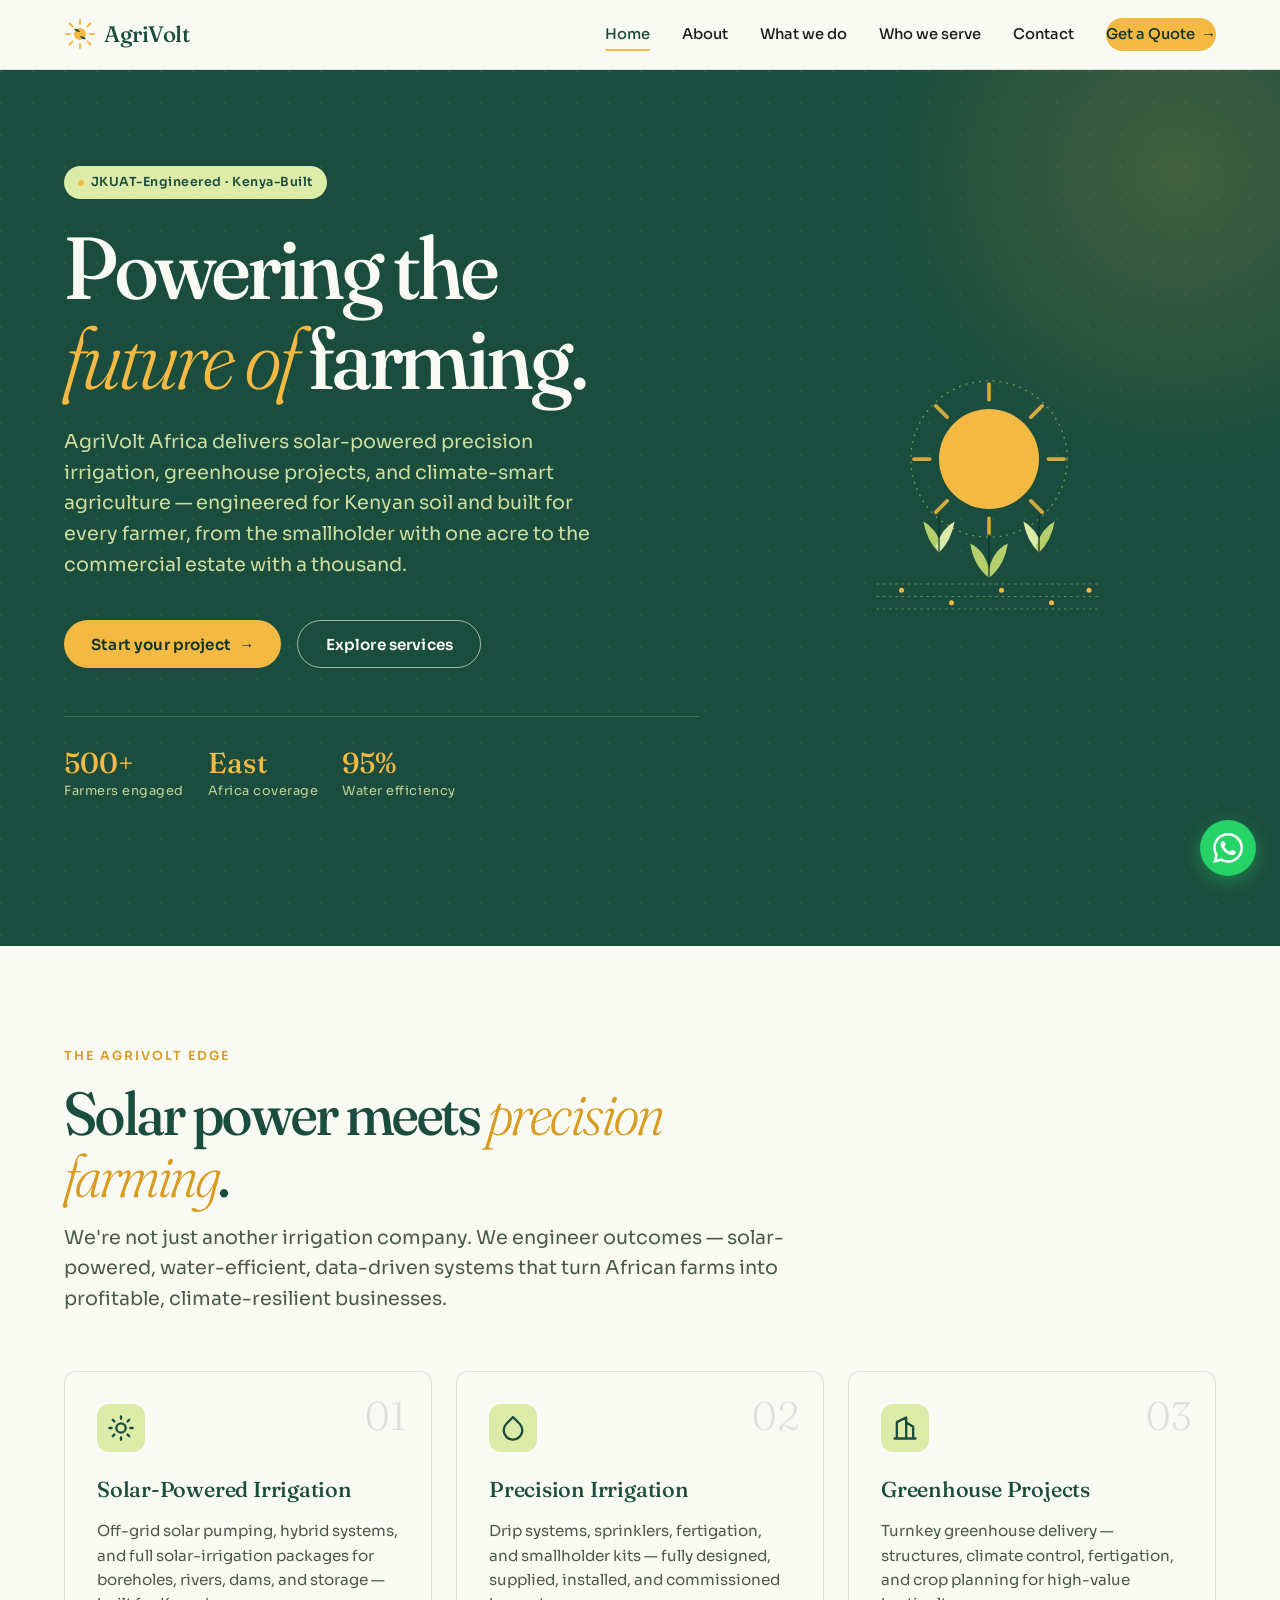
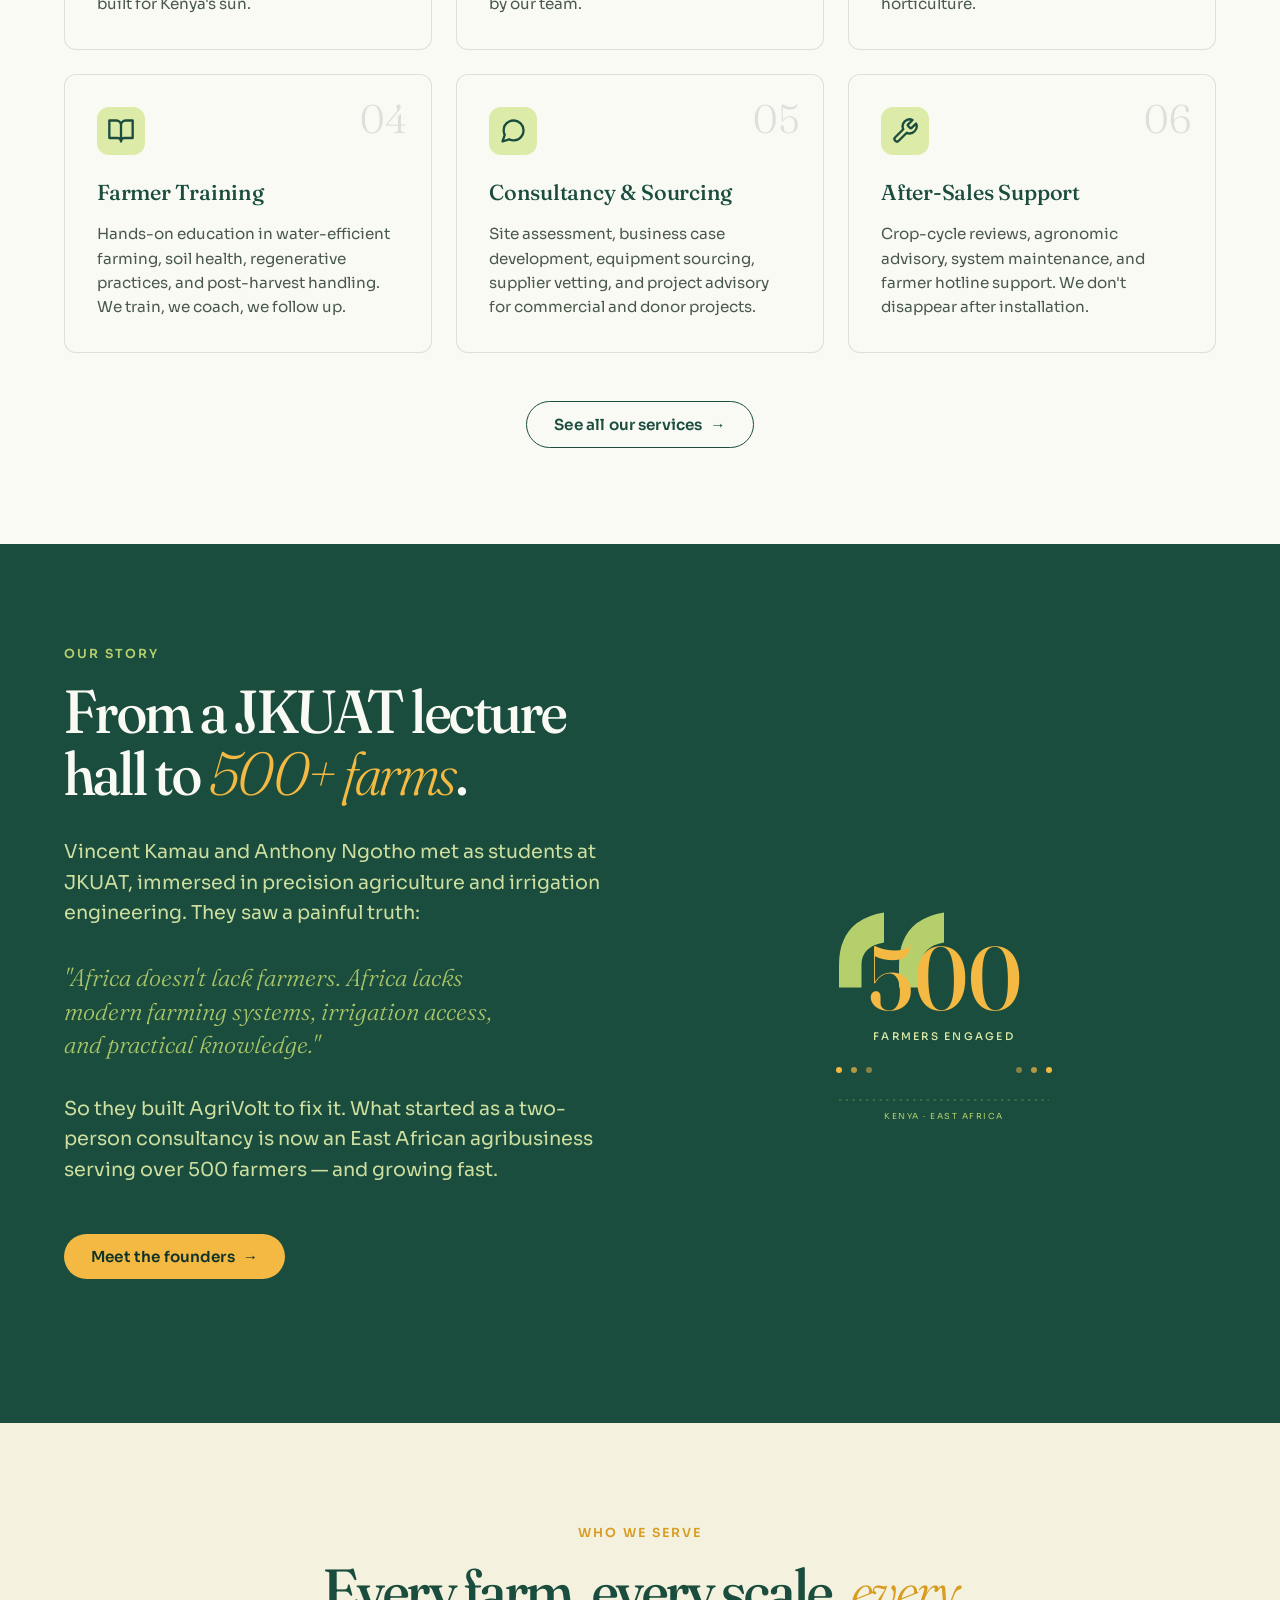
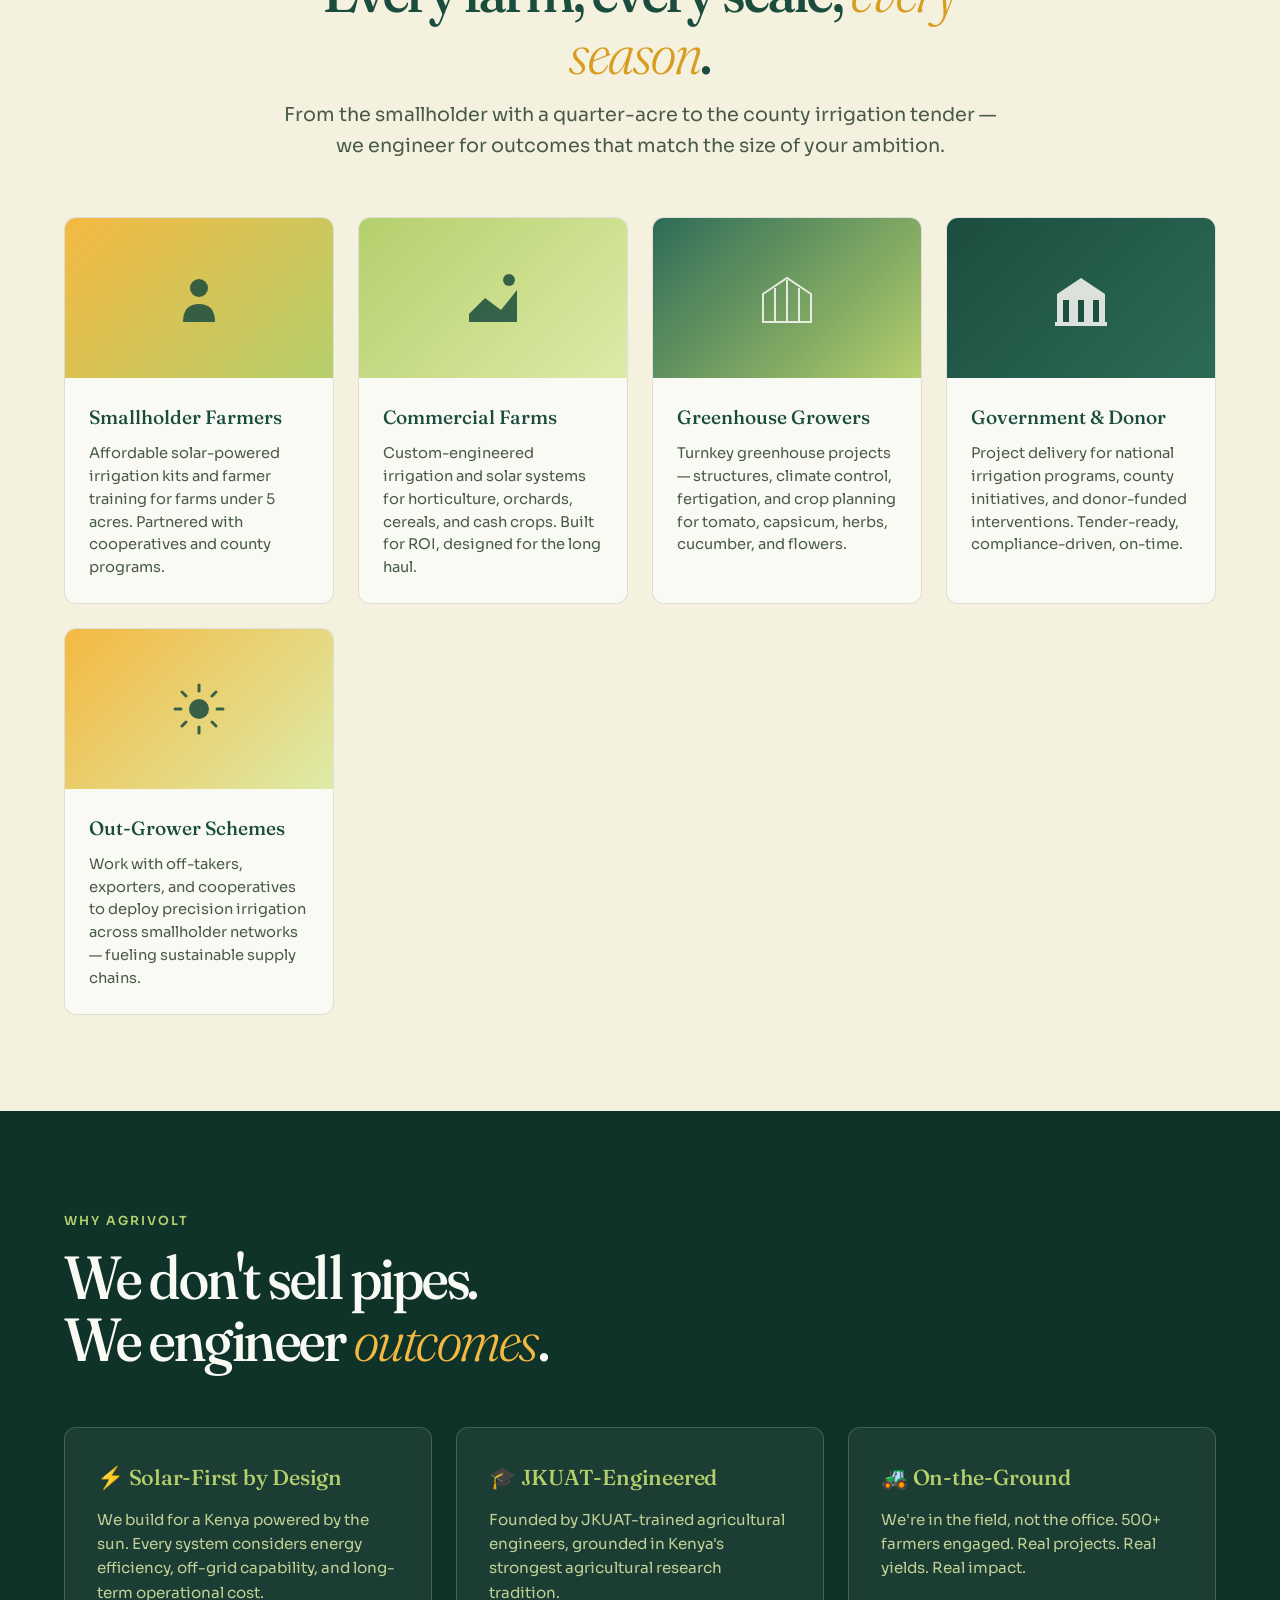
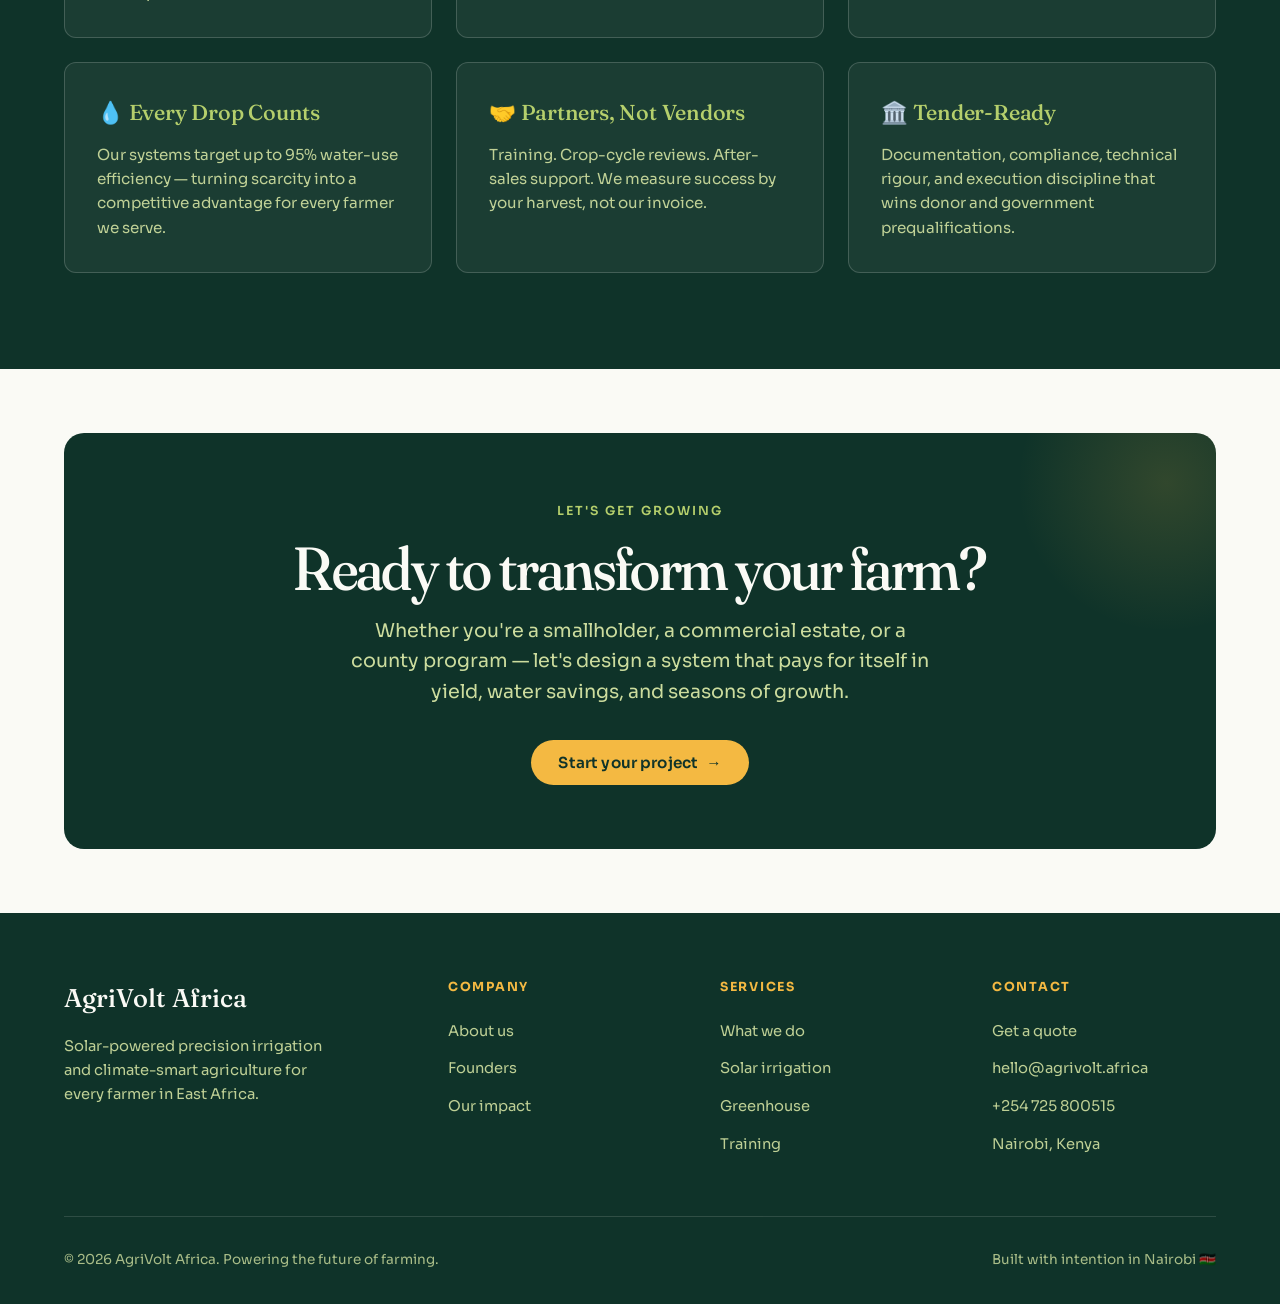
<file: index.html>
<!DOCTYPE html>
<html lang="en">
<head>
<meta charset="UTF-8">
<meta name="viewport" content="width=device-width, initial-scale=1.0">
<title>AgriVolt Africa — Powering the Future of Farming</title>
<meta name="description" content="AgriVolt Africa delivers solar-powered precision irrigation, greenhouse projects, and climate-smart agriculture for Kenyan and East African farmers. JKUAT-engineered. 500+ farmers served.">
<meta name="theme-color" content="#1B4D3E">

<link rel="preconnect" href="https://fonts.googleapis.com">
<link rel="preconnect" href="https://fonts.gstatic.com" crossorigin>
<link href="https://fonts.googleapis.com/css2?family=Fraunces:ital,opsz,wght@0,9..144,300..700;1,9..144,300..700&family=Sora:wght@300;400;500;600;700&display=swap" rel="stylesheet">

<link rel="stylesheet" href="styles.css">
</head>
<body>

<!-- =========================  NAV  ========================= -->
<nav class="nav">
  <div class="nav-inner">
    <a href="index.html" class="logo">
      <span class="logo-mark">
        <svg viewBox="0 0 32 32" fill="none" xmlns="http://www.w3.org/2000/svg" aria-hidden="true">
          <circle cx="16" cy="16" r="6" fill="#F4B942"/>
          <path d="M16 2 L16 6 M16 26 L16 30 M2 16 L6 16 M26 16 L30 16 M5.5 5.5 L8.5 8.5 M23.5 23.5 L26.5 26.5 M5.5 26.5 L8.5 23.5 M23.5 8.5 L26.5 5.5" stroke="#F4B942" stroke-width="2" stroke-linecap="round"/>
          <path d="M16 14 Q14 10 10 11 Q12 14 16 14 Z" fill="#1B4D3E"/>
          <path d="M16 18 Q18 22 22 21 Q20 18 16 18 Z" fill="#1B4D3E"/>
        </svg>
      </span>
      AgriVolt
    </a>

    <ul class="nav-links" id="navLinks">
      <li><a href="index.html" class="active">Home</a></li>
      <li><a href="about.html">About</a></li>
      <li><a href="services.html">What we do</a></li>
      <li><a href="industries.html">Who we serve</a></li>
      <li><a href="contact.html">Contact</a></li>
      <li><a href="contact.html" class="nav-cta">Get a Quote <span class="arrow">→</span></a></li>
    </ul>

    <button class="nav-toggle" id="navToggle" aria-label="Toggle menu">
      <span></span><span></span><span></span>
    </button>
  </div>
</nav>

<!-- =========================  HERO  ========================= -->
<section class="hero">
  <div class="hero-bg-pattern"></div>
  <div class="hero-glow"></div>

  <div class="hero-inner">
    <div class="hero-content">
      <span class="pill fade-up"><span class="pill-dot"></span> JKUAT-Engineered · Kenya-Built</span>

      <h1 class="display display-xl fade-up d1">
        Powering the<br>
        <span class="accent">future of</span> farming.
      </h1>

      <p class="lead on-dark fade-up d2">
        AgriVolt Africa delivers solar-powered precision irrigation, greenhouse projects, and climate-smart agriculture — engineered for Kenyan soil and built for every farmer, from the smallholder with one acre to the commercial estate with a thousand.
      </p>

      <div class="hero-ctas fade-up d3">
        <a href="contact.html" class="btn btn-primary">Start your project <span class="arrow">→</span></a>
        <a href="services.html" class="btn btn-ghost">Explore services</a>
      </div>

      <div class="hero-trust fade-up d4">
        <div class="hero-trust-item">
          <div class="hero-trust-num">500+</div>
          <div class="hero-trust-label">Farmers engaged</div>
        </div>
        <div class="hero-trust-item">
          <div class="hero-trust-num">East</div>
          <div class="hero-trust-label">Africa coverage</div>
        </div>
        <div class="hero-trust-item">
          <div class="hero-trust-num">95%</div>
          <div class="hero-trust-label">Water efficiency</div>
        </div>
      </div>
    </div>

    <!-- Hero illustration -->
    <div class="hero-art fade-up d2">
      <svg viewBox="0 0 480 480" xmlns="http://www.w3.org/2000/svg" aria-hidden="true">
        <!-- Sun core -->
        <circle cx="240" cy="200" r="80" fill="#F4B942"/>
        <!-- Sun rays -->
        <g stroke="#F4B942" stroke-width="6" stroke-linecap="round" opacity="0.85">
          <line x1="240" y1="80" x2="240" y2="105"/>
          <line x1="240" y1="295" x2="240" y2="320"/>
          <line x1="120" y1="200" x2="145" y2="200"/>
          <line x1="335" y1="200" x2="360" y2="200"/>
          <line x1="155" y1="115" x2="173" y2="133"/>
          <line x1="307" y1="267" x2="325" y2="285"/>
          <line x1="155" y1="285" x2="173" y2="267"/>
          <line x1="307" y1="133" x2="325" y2="115"/>
        </g>
        <!-- Outer ring (orbit / energy field) -->
        <circle cx="240" cy="200" r="125" fill="none" stroke="#B5CF6C" stroke-width="2" stroke-dasharray="3 8" opacity="0.6"/>

        <!-- Plant leaves -->
        <g transform="translate(160, 290)">
          <path d="M0 60 Q-20 40 -25 10 Q-5 20 5 50 Z" fill="#B5CF6C"/>
          <path d="M0 60 Q20 40 25 10 Q5 20 -5 50 Z" fill="#DDEBA8"/>
          <path d="M0 60 Q0 30 0 0" stroke="#0F3329" stroke-width="2" fill="none"/>
        </g>

        <g transform="translate(320, 290)">
          <path d="M0 60 Q-20 40 -25 10 Q-5 20 5 50 Z" fill="#DDEBA8"/>
          <path d="M0 60 Q20 40 25 10 Q5 20 -5 50 Z" fill="#B5CF6C"/>
          <path d="M0 60 Q0 30 0 0" stroke="#0F3329" stroke-width="2" fill="none"/>
        </g>

        <g transform="translate(240, 320)">
          <path d="M0 70 Q-25 50 -30 15 Q-8 25 0 55 Z" fill="#B5CF6C"/>
          <path d="M0 70 Q25 50 30 15 Q8 25 0 55 Z" fill="#B5CF6C"/>
          <path d="M0 70 Q0 35 0 0" stroke="#0F3329" stroke-width="2" fill="none"/>
        </g>

        <!-- Irrigation lines (the soil/field) -->
        <g opacity="0.5">
          <line x1="60" y1="400" x2="420" y2="400" stroke="#B5CF6C" stroke-width="1.5" stroke-dasharray="4 6"/>
          <line x1="60" y1="420" x2="420" y2="420" stroke="#B5CF6C" stroke-width="1.5" stroke-dasharray="4 6"/>
          <line x1="60" y1="440" x2="420" y2="440" stroke="#B5CF6C" stroke-width="1.5" stroke-dasharray="4 6"/>
        </g>

        <!-- Water drops -->
        <circle cx="100" cy="410" r="4" fill="#F4B942"/>
        <circle cx="180" cy="430" r="4" fill="#F4B942"/>
        <circle cx="260" cy="410" r="4" fill="#F4B942"/>
        <circle cx="340" cy="430" r="4" fill="#F4B942"/>
        <circle cx="400" cy="410" r="4" fill="#F4B942"/>
      </svg>
    </div>
  </div>
</section>

<!-- =========================  THE WEDGE  ========================= -->
<section class="cream">
  <div class="container">
    <div class="section-head">
      <span class="eyebrow">The AgriVolt Edge</span>
      <h2 class="display display-lg">Solar power meets <span class="italic-serif" style="color:var(--solar-deep)">precision farming</span>.</h2>
      <p class="lead">We're not just another irrigation company. We engineer outcomes — solar-powered, water-efficient, data-driven systems that turn African farms into profitable, climate-resilient businesses.</p>
    </div>

    <div class="feature-grid">
      <div class="feature-card">
        <span class="feature-num">01</span>
        <div class="feature-icon">
          <svg width="28" height="28" viewBox="0 0 24 24" fill="none" stroke="currentColor" stroke-width="2" stroke-linecap="round" stroke-linejoin="round">
            <circle cx="12" cy="12" r="4"/>
            <path d="M12 2v2M12 20v2M4.93 4.93l1.41 1.41M17.66 17.66l1.41 1.41M2 12h2M20 12h2M6.34 17.66l-1.41 1.41M19.07 4.93l-1.41 1.41"/>
          </svg>
        </div>
        <h3>Solar-Powered Irrigation</h3>
        <p>Off-grid solar pumping, hybrid systems, and full solar-irrigation packages for boreholes, rivers, dams, and storage — built for Kenya's sun.</p>
      </div>

      <div class="feature-card">
        <span class="feature-num">02</span>
        <div class="feature-icon">
          <svg width="28" height="28" viewBox="0 0 24 24" fill="none" stroke="currentColor" stroke-width="2" stroke-linecap="round" stroke-linejoin="round">
            <path d="M12 2.69l5.66 5.66a8 8 0 1 1-11.31 0z"/>
          </svg>
        </div>
        <h3>Precision Irrigation</h3>
        <p>Drip systems, sprinklers, fertigation, and smallholder kits — fully designed, supplied, installed, and commissioned by our team.</p>
      </div>

      <div class="feature-card">
        <span class="feature-num">03</span>
        <div class="feature-icon">
          <svg width="28" height="28" viewBox="0 0 24 24" fill="none" stroke="currentColor" stroke-width="2" stroke-linecap="round" stroke-linejoin="round">
            <path d="M3 21h18M5 21V7l8-4v18M19 21V11l-6-4"/>
          </svg>
        </div>
        <h3>Greenhouse Projects</h3>
        <p>Turnkey greenhouse delivery — structures, climate control, fertigation, and crop planning for high-value horticulture.</p>
      </div>

      <div class="feature-card">
        <span class="feature-num">04</span>
        <div class="feature-icon">
          <svg width="28" height="28" viewBox="0 0 24 24" fill="none" stroke="currentColor" stroke-width="2" stroke-linecap="round" stroke-linejoin="round">
            <path d="M2 3h6a4 4 0 0 1 4 4v14a3 3 0 0 0-3-3H2zM22 3h-6a4 4 0 0 0-4 4v14a3 3 0 0 1 3-3h7z"/>
          </svg>
        </div>
        <h3>Farmer Training</h3>
        <p>Hands-on education in water-efficient farming, soil health, regenerative practices, and post-harvest handling. We train, we coach, we follow up.</p>
      </div>

      <div class="feature-card">
        <span class="feature-num">05</span>
        <div class="feature-icon">
          <svg width="28" height="28" viewBox="0 0 24 24" fill="none" stroke="currentColor" stroke-width="2" stroke-linecap="round" stroke-linejoin="round">
            <path d="M21 11.5a8.38 8.38 0 0 1-.9 3.8 8.5 8.5 0 0 1-7.6 4.7 8.38 8.38 0 0 1-3.8-.9L3 21l1.9-5.7a8.38 8.38 0 0 1-.9-3.8 8.5 8.5 0 0 1 4.7-7.6 8.38 8.38 0 0 1 3.8-.9h.5a8.48 8.48 0 0 1 8 8v.5z"/>
          </svg>
        </div>
        <h3>Consultancy & Sourcing</h3>
        <p>Site assessment, business case development, equipment sourcing, supplier vetting, and project advisory for commercial and donor projects.</p>
      </div>

      <div class="feature-card">
        <span class="feature-num">06</span>
        <div class="feature-icon">
          <svg width="28" height="28" viewBox="0 0 24 24" fill="none" stroke="currentColor" stroke-width="2" stroke-linecap="round" stroke-linejoin="round">
            <path d="M14.7 6.3a1 1 0 0 0 0 1.4l1.6 1.6a1 1 0 0 0 1.4 0l3.77-3.77a6 6 0 0 1-7.94 7.94l-6.91 6.91a2.12 2.12 0 0 1-3-3l6.91-6.91a6 6 0 0 1 7.94-7.94l-3.76 3.76z"/>
          </svg>
        </div>
        <h3>After-Sales Support</h3>
        <p>Crop-cycle reviews, agronomic advisory, system maintenance, and farmer hotline support. We don't disappear after installation.</p>
      </div>
    </div>

    <div class="text-center mt-6">
      <a href="services.html" class="btn btn-outline">See all our services <span class="arrow">→</span></a>
    </div>
  </div>
</section>

<!-- =========================  STORY STRIP (DARK)  ========================= -->
<section class="dark">
  <div class="container">
    <div class="split">
      <div>
        <span class="eyebrow on-dark">Our Story</span>
        <h2 class="display display-lg" style="color: var(--cream);">From a JKUAT lecture hall to <span class="italic-serif" style="color:var(--solar)">500+ farms</span>.</h2>
        <p class="lead on-dark mt-4">
          Vincent Kamau and Anthony Ngotho met as students at JKUAT, immersed in precision agriculture and irrigation engineering. They saw a painful truth:
        </p>
        <p class="lead on-dark mt-4" style="font-family: var(--font-display); font-style: italic; font-weight: 300; color: var(--lime); font-size: 1.5rem; line-height: 1.4; max-width: 460px;">
          "Africa doesn't lack farmers. Africa lacks modern farming systems, irrigation access, and practical knowledge."
        </p>
        <p class="lead on-dark mt-4">
          So they built AgriVolt to fix it. What started as a two-person consultancy is now an East African agribusiness serving over 500 farmers — and growing fast.
        </p>

        <div class="hero-ctas mt-6">
          <a href="about.html" class="btn btn-primary">Meet the founders <span class="arrow">→</span></a>
        </div>
      </div>

      <div class="split-art">
        <svg viewBox="0 0 400 400" xmlns="http://www.w3.org/2000/svg" aria-hidden="true">
          <!-- Decorative quote-mark composition -->
          <g transform="translate(60, 80)">
            <!-- Big lime quote shape -->
            <path d="M 0 100 Q 0 40 60 30 L 60 70 Q 30 75 30 100 L 30 130 L 0 130 Z" fill="#B5CF6C"/>
            <path d="M 80 100 Q 80 40 140 30 L 140 70 Q 110 75 110 100 L 110 130 L 80 130 Z" fill="#B5CF6C"/>
          </g>

          <!-- Numbers row -->
          <text x="200" y="240" text-anchor="middle" font-family="Fraunces, serif" font-size="120" font-weight="500" fill="#F4B942">500</text>
          <text x="200" y="280" text-anchor="middle" font-family="Sora, sans-serif" font-size="14" font-weight="500" fill="#DDEBA8" letter-spacing="3">FARMERS ENGAGED</text>

          <!-- Decorative dots -->
          <circle cx="60" cy="320" r="4" fill="#F4B942"/>
          <circle cx="80" cy="320" r="4" fill="#F4B942" opacity="0.7"/>
          <circle cx="100" cy="320" r="4" fill="#F4B942" opacity="0.5"/>
          <circle cx="300" cy="320" r="4" fill="#F4B942" opacity="0.5"/>
          <circle cx="320" cy="320" r="4" fill="#F4B942" opacity="0.7"/>
          <circle cx="340" cy="320" r="4" fill="#F4B942"/>

          <line x1="60" y1="360" x2="340" y2="360" stroke="#B5CF6C" stroke-width="1" stroke-dasharray="3 6" opacity="0.6"/>
          <text x="200" y="385" text-anchor="middle" font-family="Sora, sans-serif" font-size="11" font-weight="400" fill="#B5CF6C" letter-spacing="2">KENYA · EAST AFRICA</text>
        </svg>
      </div>
    </div>
  </div>
</section>

<!-- =========================  WHO WE SERVE  ========================= -->
<section class="bone">
  <div class="container">
    <div class="section-head center">
      <span class="eyebrow">Who we serve</span>
      <h2 class="display display-lg">Every farm, every scale, <span class="italic-serif" style="color:var(--solar-deep)">every season</span>.</h2>
      <p class="lead">From the smallholder with a quarter-acre to the county irrigation tender — we engineer for outcomes that match the size of your ambition.</p>
    </div>

    <div class="industry-grid">
      <div class="industry-card">
        <div class="industry-visual coop">
          <svg viewBox="0 0 64 64" fill="currentColor" aria-hidden="true">
            <circle cx="32" cy="22" r="9"/>
            <path d="M16 56 Q16 38 32 38 Q48 38 48 56 Z"/>
          </svg>
        </div>
        <div class="industry-body">
          <h3>Smallholder Farmers</h3>
          <p>Affordable solar-powered irrigation kits and farmer training for farms under 5 acres. Partnered with cooperatives and county programs.</p>
        </div>
      </div>

      <div class="industry-card">
        <div class="industry-visual field">
          <svg viewBox="0 0 64 64" fill="currentColor" aria-hidden="true">
            <path d="M8 48 L24 32 L40 44 L56 24 L56 56 L8 56 Z"/>
            <circle cx="48" cy="14" r="6"/>
          </svg>
        </div>
        <div class="industry-body">
          <h3>Commercial Farms</h3>
          <p>Custom-engineered irrigation and solar systems for horticulture, orchards, cereals, and cash crops. Built for ROI, designed for the long haul.</p>
        </div>
      </div>

      <div class="industry-card">
        <div class="industry-visual greenhouse">
          <svg viewBox="0 0 64 64" fill="currentColor" aria-hidden="true">
            <path d="M8 56 L8 28 L32 12 L56 28 L56 56 Z" stroke="currentColor" stroke-width="2" fill="none"/>
            <line x1="20" y1="56" x2="20" y2="22" stroke="currentColor" stroke-width="2"/>
            <line x1="32" y1="56" x2="32" y2="14" stroke="currentColor" stroke-width="2"/>
            <line x1="44" y1="56" x2="44" y2="22" stroke="currentColor" stroke-width="2"/>
          </svg>
        </div>
        <div class="industry-body">
          <h3>Greenhouse Growers</h3>
          <p>Turnkey greenhouse projects — structures, climate control, fertigation, and crop planning for tomato, capsicum, herbs, cucumber, and flowers.</p>
        </div>
      </div>

      <div class="industry-card">
        <div class="industry-visual gov">
          <svg viewBox="0 0 64 64" fill="currentColor" aria-hidden="true">
            <path d="M8 56 L8 28 L32 12 L56 28 L56 56 Z"/>
            <rect x="14" y="34" width="6" height="22" fill="#1B4D3E"/>
            <rect x="29" y="34" width="6" height="22" fill="#1B4D3E"/>
            <rect x="44" y="34" width="6" height="22" fill="#1B4D3E"/>
            <rect x="6" y="56" width="52" height="4"/>
          </svg>
        </div>
        <div class="industry-body">
          <h3>Government & Donor</h3>
          <p>Project delivery for national irrigation programs, county initiatives, and donor-funded interventions. Tender-ready, compliance-driven, on-time.</p>
        </div>
      </div>

      <div class="industry-card">
        <div class="industry-visual solar">
          <svg viewBox="0 0 64 64" fill="currentColor" aria-hidden="true">
            <circle cx="32" cy="32" r="10"/>
            <g stroke="currentColor" stroke-width="3" stroke-linecap="round">
              <line x1="32" y1="8" x2="32" y2="14"/>
              <line x1="32" y1="50" x2="32" y2="56"/>
              <line x1="8" y1="32" x2="14" y2="32"/>
              <line x1="50" y1="32" x2="56" y2="32"/>
              <line x1="15" y1="15" x2="19" y2="19"/>
              <line x1="45" y1="45" x2="49" y2="49"/>
              <line x1="15" y1="49" x2="19" y2="45"/>
              <line x1="45" y1="19" x2="49" y2="15"/>
            </g>
          </svg>
        </div>
        <div class="industry-body">
          <h3>Out-Grower Schemes</h3>
          <p>Work with off-takers, exporters, and cooperatives to deploy precision irrigation across smallholder networks — fueling sustainable supply chains.</p>
        </div>
      </div>
    </div>
  </div>
</section>

<!-- =========================  WHY US (DARK)  ========================= -->
<section class="dark-deep">
  <div class="container">
    <div class="section-head">
      <span class="eyebrow on-dark">Why AgriVolt</span>
      <h2 class="display display-lg" style="color: var(--cream);">We don't sell pipes.<br>We engineer <span class="italic-serif" style="color:var(--solar)">outcomes</span>.</h2>
    </div>

    <div class="feature-grid">
      <div class="feature-card">
        <h3>⚡ Solar-First by Design</h3>
        <p>We build for a Kenya powered by the sun. Every system considers energy efficiency, off-grid capability, and long-term operational cost.</p>
      </div>

      <div class="feature-card">
        <h3>🎓 JKUAT-Engineered</h3>
        <p>Founded by JKUAT-trained agricultural engineers, grounded in Kenya's strongest agricultural research tradition.</p>
      </div>

      <div class="feature-card">
        <h3>🚜 On-the-Ground</h3>
        <p>We're in the field, not the office. 500+ farmers engaged. Real projects. Real yields. Real impact.</p>
      </div>

      <div class="feature-card">
        <h3>💧 Every Drop Counts</h3>
        <p>Our systems target up to 95% water-use efficiency — turning scarcity into a competitive advantage for every farmer we serve.</p>
      </div>

      <div class="feature-card">
        <h3>🤝 Partners, Not Vendors</h3>
        <p>Training. Crop-cycle reviews. After-sales support. We measure success by your harvest, not our invoice.</p>
      </div>

      <div class="feature-card">
        <h3>🏛️ Tender-Ready</h3>
        <p>Documentation, compliance, technical rigour, and execution discipline that wins donor and government prequalifications.</p>
      </div>
    </div>
  </div>
</section>

<!-- =========================  CTA  ========================= -->
<section class="cream tight">
  <div class="container">
    <div class="cta-strip">
      <span class="eyebrow on-dark">Let's get growing</span>
      <h2 class="display display-lg">Ready to transform your farm?</h2>
      <p class="lead on-dark">Whether you're a smallholder, a commercial estate, or a county program — let's design a system that pays for itself in yield, water savings, and seasons of growth.</p>
      <a href="contact.html" class="btn btn-primary">Start your project <span class="arrow">→</span></a>
    </div>
  </div>
</section>

<!-- =========================  FOOTER  ========================= -->
<footer class="footer">
  <div class="container">
    <div class="footer-grid">
      <div class="footer-brand">
        <h3>AgriVolt Africa</h3>
        <p>Solar-powered precision irrigation and climate-smart agriculture for every farmer in East Africa.</p>
      </div>

      <div class="footer-col">
        <h4>Company</h4>
        <ul>
          <li><a href="about.html">About us</a></li>
          <li><a href="about.html#founders">Founders</a></li>
          <li><a href="industries.html">Our impact</a></li>
        </ul>
      </div>

      <div class="footer-col">
        <h4>Services</h4>
        <ul>
          <li><a href="services.html">What we do</a></li>
          <li><a href="services.html#solar">Solar irrigation</a></li>
          <li><a href="services.html#greenhouse">Greenhouse</a></li>
          <li><a href="services.html#training">Training</a></li>
        </ul>
      </div>

      <div class="footer-col">
        <h4>Contact</h4>
        <ul>
          <li><a href="contact.html">Get a quote</a></li>
          <li><a href="mailto:hello@agrivolt.africa">hello@agrivolt.africa</a></li>
          <li><a href="https://wa.me/254725800515" target="_blank" rel="noopener">+254 725 800515</a></li>
          <li><a href="contact.html">Nairobi, Kenya</a></li>
        </ul>
      </div>
    </div>

    <div class="footer-bottom">
      <div>© <span id="year">2026</span> AgriVolt Africa. Powering the future of farming.</div>
      <div>Built with intention in Nairobi 🇰🇪</div>
    </div>
  </div>
</footer>

<!-- WhatsApp float -->
<a href="https://wa.me/254725800515" class="whatsapp-float" aria-label="Chat on WhatsApp" target="_blank" rel="noopener">
  <svg viewBox="0 0 24 24" xmlns="http://www.w3.org/2000/svg">
    <path d="M17.472 14.382c-.297-.149-1.758-.867-2.03-.967-.273-.099-.471-.148-.67.15-.197.297-.767.966-.94 1.164-.173.199-.347.223-.644.075-.297-.15-1.255-.463-2.39-1.475-.883-.788-1.48-1.761-1.653-2.059-.173-.297-.018-.458.13-.606.134-.133.298-.347.446-.52.149-.174.198-.298.298-.497.099-.198.05-.371-.025-.52-.075-.149-.669-1.612-.916-2.207-.242-.579-.487-.5-.669-.51-.173-.008-.371-.01-.57-.01-.198 0-.52.074-.792.372-.272.297-1.04 1.016-1.04 2.479 0 1.462 1.065 2.875 1.213 3.074.149.198 2.096 3.2 5.077 4.487.709.306 1.262.489 1.694.625.712.227 1.36.195 1.871.118.571-.085 1.758-.719 2.006-1.413.248-.694.248-1.289.173-1.413-.074-.124-.272-.198-.57-.347m-5.421 7.403h-.004a9.87 9.87 0 01-5.031-1.378l-.361-.214-3.741.982.998-3.648-.235-.374a9.86 9.86 0 01-1.51-5.26c.001-5.45 4.436-9.884 9.888-9.884 2.64 0 5.122 1.03 6.988 2.898a9.825 9.825 0 012.893 6.994c-.003 5.45-4.437 9.884-9.885 9.884m8.413-18.297A11.815 11.815 0 0012.05 0C5.495 0 .16 5.335.157 11.892c0 2.096.547 4.142 1.588 5.945L.057 24l6.305-1.654a11.882 11.882 0 005.683 1.448h.005c6.554 0 11.89-5.335 11.893-11.893a11.821 11.821 0 00-3.48-8.413Z"/>
  </svg>
</a>

<script src="script.js"></script>
</body>
</html>
</file>
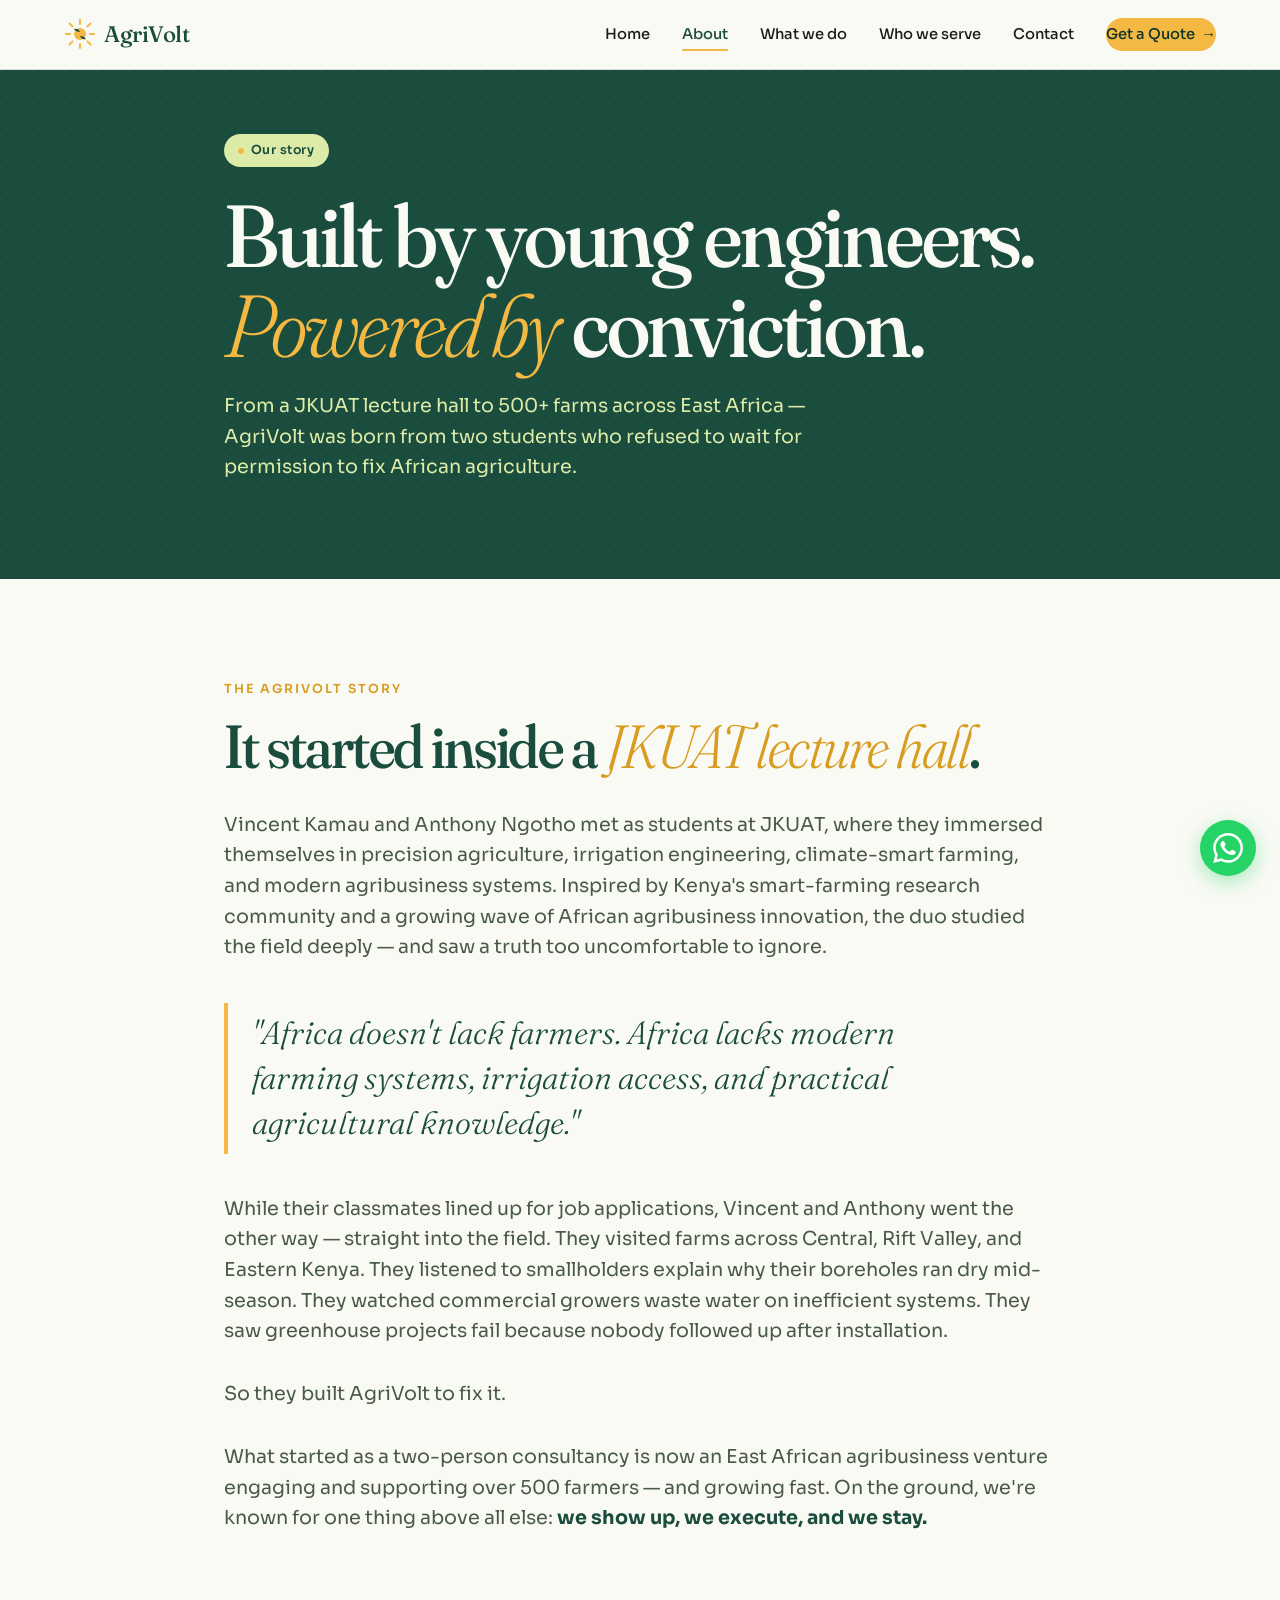
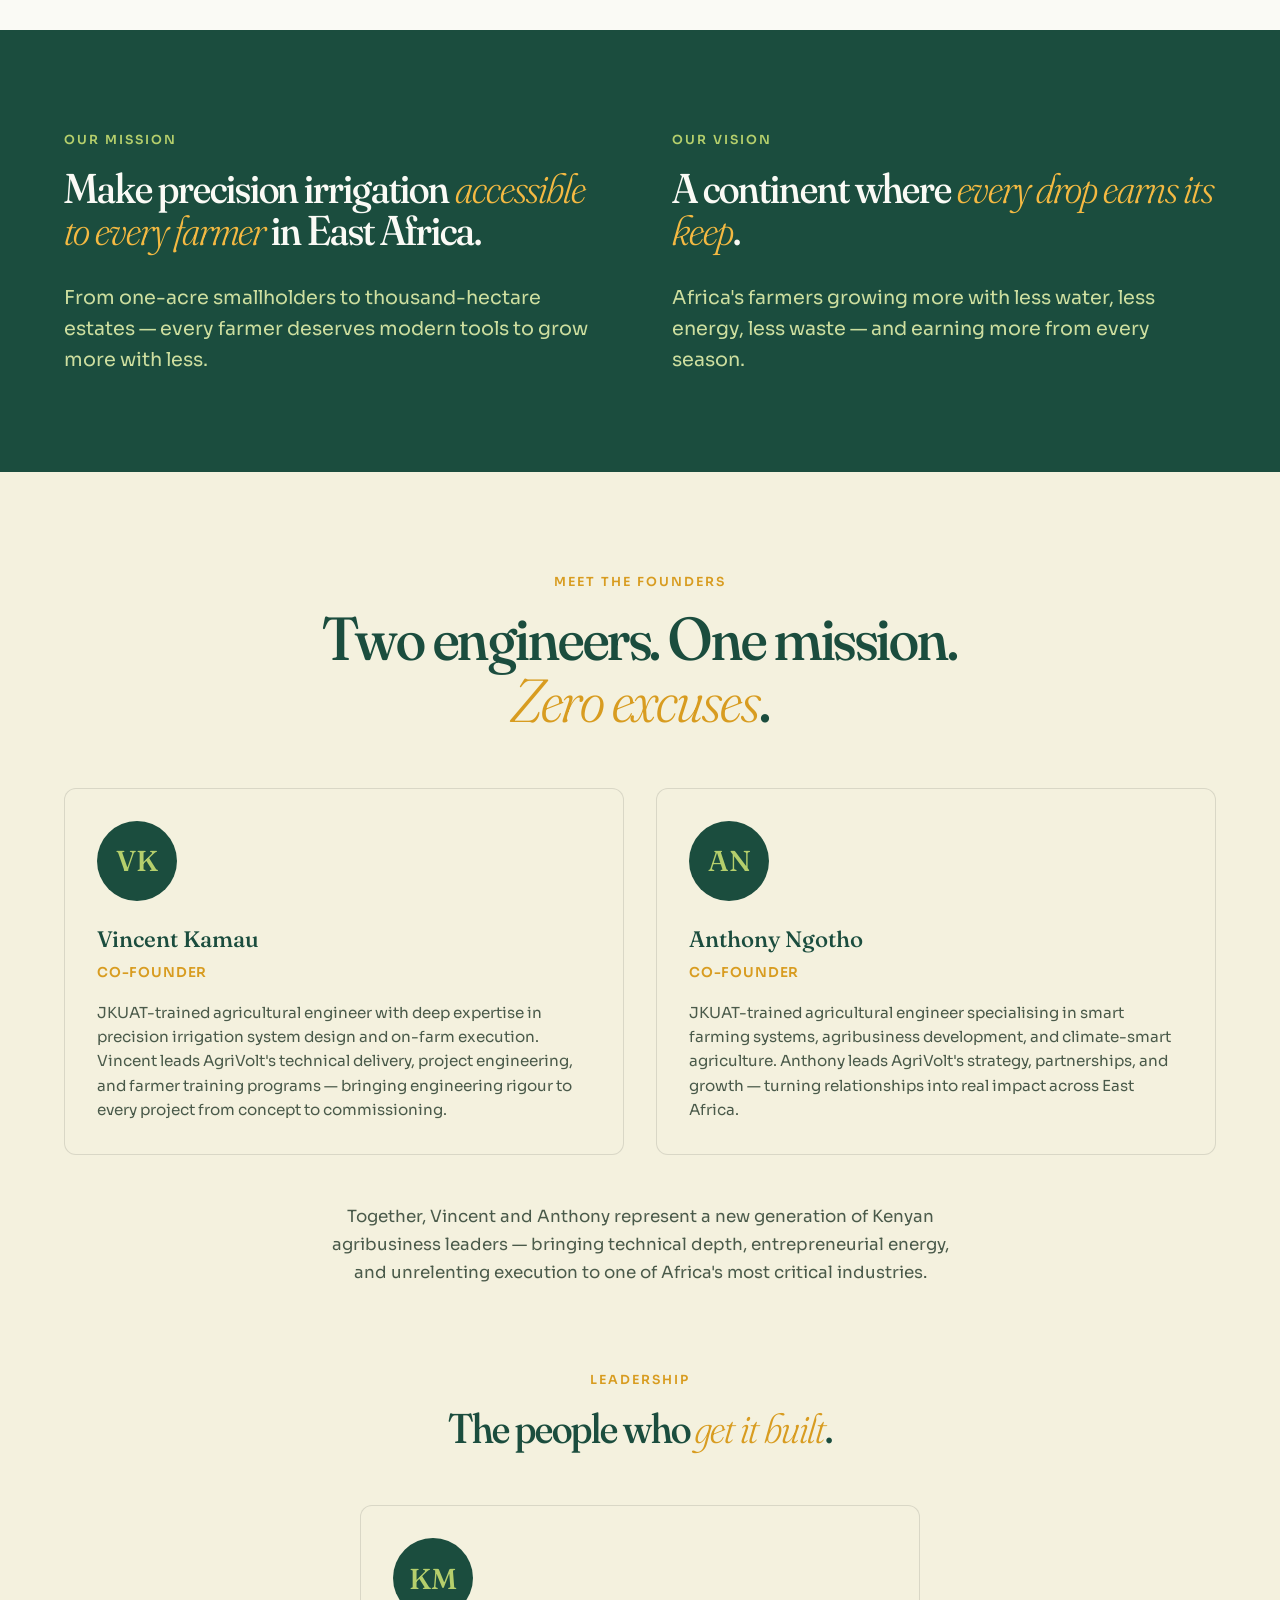
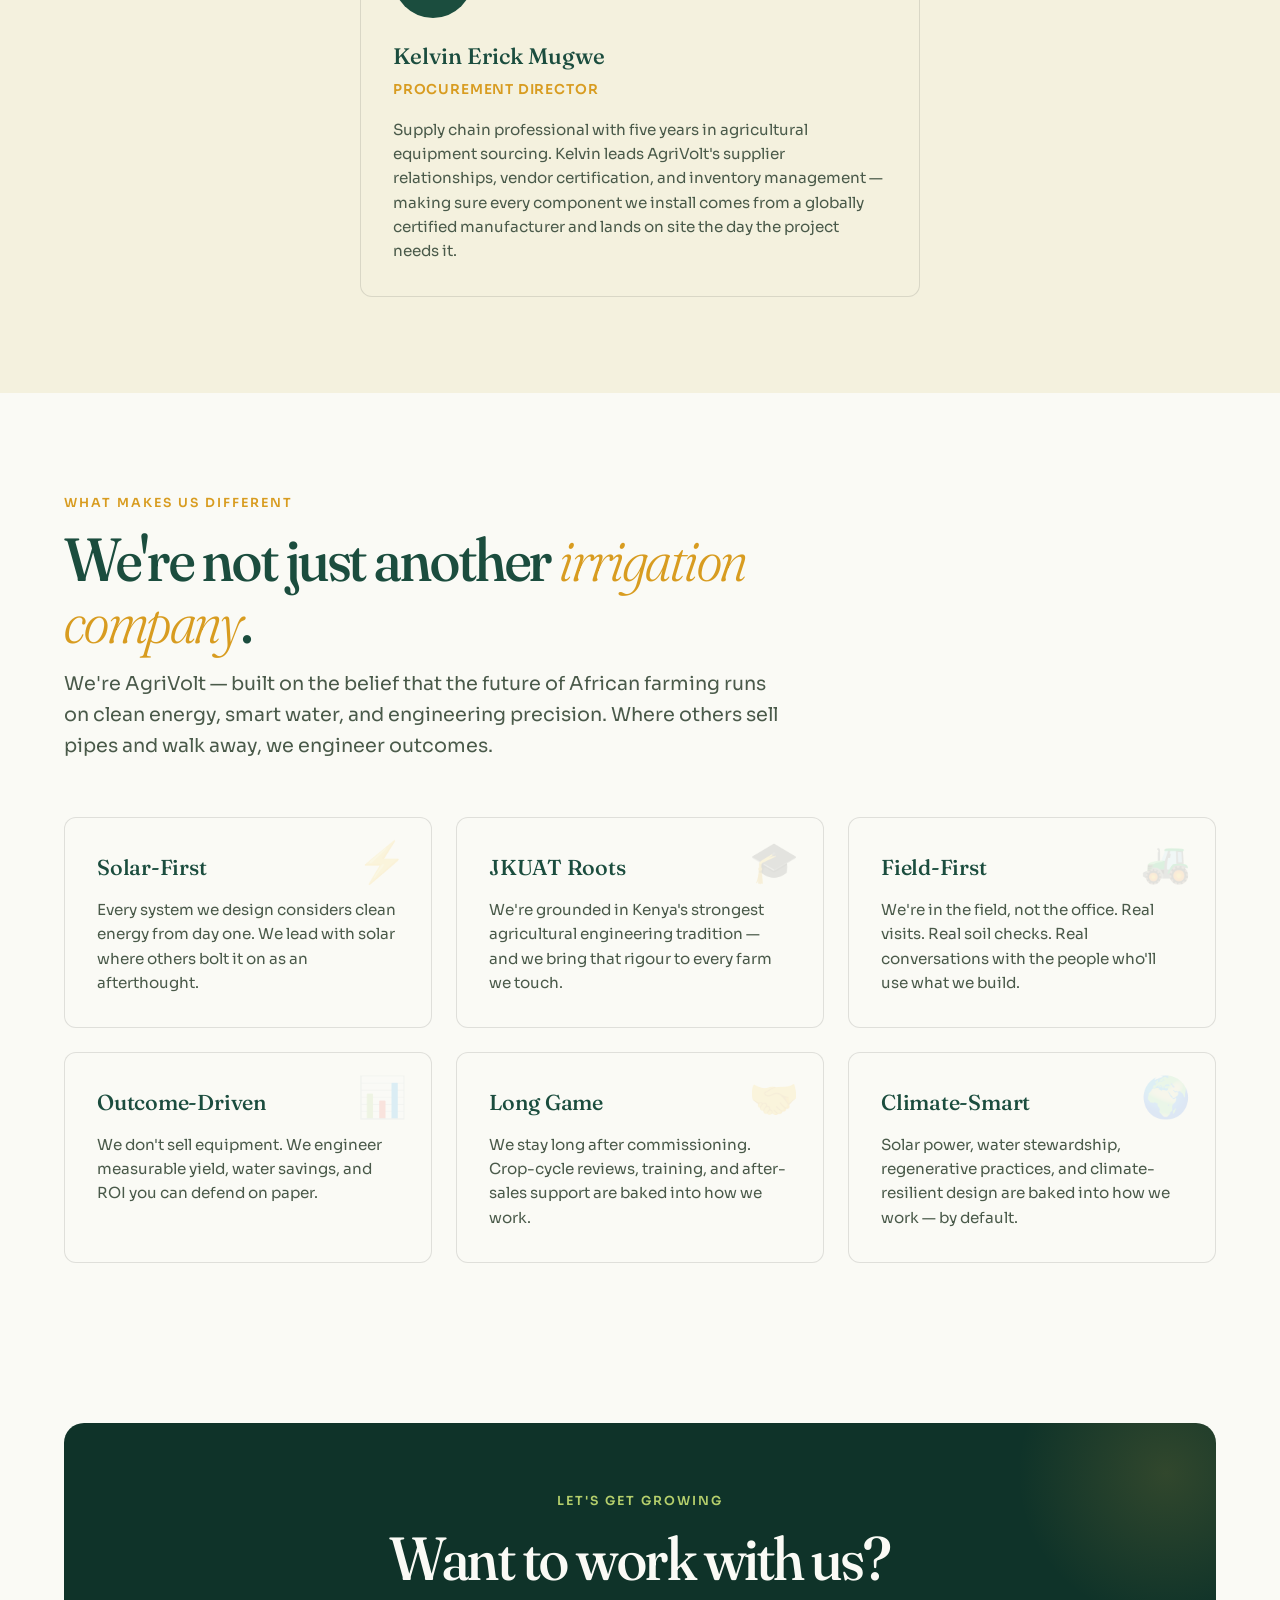
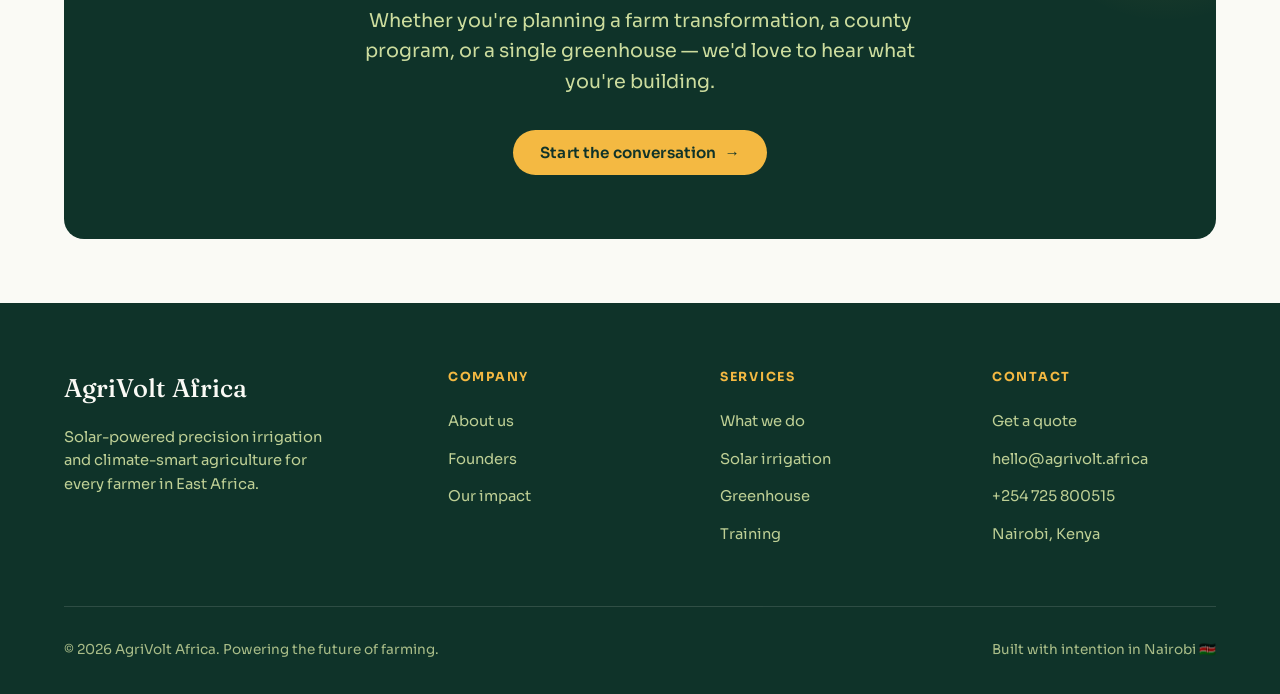
<file: about.html>
<!DOCTYPE html>
<html lang="en">
<head>
<meta charset="UTF-8">
<meta name="viewport" content="width=device-width, initial-scale=1.0">
<title>About — AgriVolt Africa</title>
<meta name="description" content="Founded by JKUAT-trained agricultural engineers Vincent Kamau and Anthony Ngotho, AgriVolt Africa serves 500+ farmers with solar-powered precision irrigation across Kenya and East Africa.">
<meta name="theme-color" content="#1B4D3E">

<link rel="preconnect" href="https://fonts.googleapis.com">
<link rel="preconnect" href="https://fonts.gstatic.com" crossorigin>
<link href="https://fonts.googleapis.com/css2?family=Fraunces:ital,opsz,wght@0,9..144,300..700;1,9..144,300..700&family=Sora:wght@300;400;500;600;700&display=swap" rel="stylesheet">

<link rel="stylesheet" href="styles.css">
</head>
<body>

<!-- NAV -->
<nav class="nav">
  <div class="nav-inner">
    <a href="index.html" class="logo">
      <span class="logo-mark">
        <svg viewBox="0 0 32 32" fill="none" xmlns="http://www.w3.org/2000/svg" aria-hidden="true">
          <circle cx="16" cy="16" r="6" fill="#F4B942"/>
          <path d="M16 2 L16 6 M16 26 L16 30 M2 16 L6 16 M26 16 L30 16 M5.5 5.5 L8.5 8.5 M23.5 23.5 L26.5 26.5 M5.5 26.5 L8.5 23.5 M23.5 8.5 L26.5 5.5" stroke="#F4B942" stroke-width="2" stroke-linecap="round"/>
          <path d="M16 14 Q14 10 10 11 Q12 14 16 14 Z" fill="#1B4D3E"/>
          <path d="M16 18 Q18 22 22 21 Q20 18 16 18 Z" fill="#1B4D3E"/>
        </svg>
      </span>
      AgriVolt
    </a>

    <ul class="nav-links" id="navLinks">
      <li><a href="index.html">Home</a></li>
      <li><a href="about.html" class="active">About</a></li>
      <li><a href="services.html">What we do</a></li>
      <li><a href="industries.html">Who we serve</a></li>
      <li><a href="contact.html">Contact</a></li>
      <li><a href="contact.html" class="nav-cta">Get a Quote <span class="arrow">→</span></a></li>
    </ul>

    <button class="nav-toggle" id="navToggle" aria-label="Toggle menu">
      <span></span><span></span><span></span>
    </button>
  </div>
</nav>

<!-- PAGE HEADER -->
<section class="page-header">
  <div class="page-header-inner">
    <span class="pill"><span class="pill-dot"></span> Our story</span>
    <h1 class="display display-xl">Built by young engineers.<br><span class="accent">Powered by</span> conviction.</h1>
    <p class="lead">From a JKUAT lecture hall to 500+ farms across East Africa — AgriVolt was born from two students who refused to wait for permission to fix African agriculture.</p>
  </div>
</section>

<!-- THE STORY -->
<section class="cream">
  <div class="container-narrow">
    <span class="eyebrow">The AgriVolt story</span>
    <h2 class="display display-lg mb-4">It started inside a <span class="italic-serif" style="color:var(--solar-deep)">JKUAT lecture hall</span>.</h2>

    <p class="lead mb-4">Vincent Kamau and Anthony Ngotho met as students at JKUAT, where they immersed themselves in precision agriculture, irrigation engineering, climate-smart farming, and modern agribusiness systems. Inspired by Kenya's smart-farming research community and a growing wave of African agribusiness innovation, the duo studied the field deeply — and saw a truth too uncomfortable to ignore.</p>

    <blockquote style="font-family: var(--font-display); font-style: italic; font-weight: 300; font-size: clamp(1.4rem, 3vw, 2rem); line-height: 1.4; color: var(--emerald); border-left: 4px solid var(--solar); padding: 0.5rem 0 0.5rem 1.5rem; margin: 2.5rem 0; max-width: 720px;">
      "Africa doesn't lack farmers. Africa lacks modern farming systems, irrigation access, and practical agricultural knowledge."
    </blockquote>

    <p class="lead mb-4">While their classmates lined up for job applications, Vincent and Anthony went the other way — straight into the field. They visited farms across Central, Rift Valley, and Eastern Kenya. They listened to smallholders explain why their boreholes ran dry mid-season. They watched commercial growers waste water on inefficient systems. They saw greenhouse projects fail because nobody followed up after installation.</p>

    <p class="lead mb-4">So they built AgriVolt to fix it.</p>

    <p class="lead">What started as a two-person consultancy is now an East African agribusiness venture engaging and supporting over 500 farmers — and growing fast. On the ground, we're known for one thing above all else: <strong style="color: var(--emerald);">we show up, we execute, and we stay.</strong></p>
  </div>
</section>

<!-- MISSION / VISION -->
<section class="dark">
  <div class="container">
    <div class="split">
      <div>
        <span class="eyebrow on-dark">Our mission</span>
        <h2 class="display display-md" style="color: var(--cream);">Make precision irrigation <span class="italic-serif" style="color:var(--solar)">accessible to every farmer</span> in East Africa.</h2>
        <p class="lead on-dark mt-4">From one-acre smallholders to thousand-hectare estates — every farmer deserves modern tools to grow more with less.</p>
      </div>

      <div>
        <span class="eyebrow on-dark">Our vision</span>
        <h2 class="display display-md" style="color: var(--cream);">A continent where <span class="italic-serif" style="color:var(--solar)">every drop earns its keep</span>.</h2>
        <p class="lead on-dark mt-4">Africa's farmers growing more with less water, less energy, less waste — and earning more from every season.</p>
      </div>
    </div>
  </div>
</section>

<!-- FOUNDERS -->
<section class="bone" id="founders">
  <div class="container">
    <div class="section-head center">
      <span class="eyebrow">Meet the founders</span>
      <h2 class="display display-lg">Two engineers. One mission. <span class="italic-serif" style="color:var(--solar-deep)">Zero excuses</span>.</h2>
    </div>

    <div class="founders">
      <div class="founder-card">
        <div class="founder-avatar">VK</div>
        <h3>Vincent Kamau</h3>
        <div class="role">Co-Founder</div>
        <p>JKUAT-trained agricultural engineer with deep expertise in precision irrigation system design and on-farm execution. Vincent leads AgriVolt's technical delivery, project engineering, and farmer training programs — bringing engineering rigour to every project from concept to commissioning.</p>
      </div>

      <div class="founder-card">
        <div class="founder-avatar">AN</div>
        <h3>Anthony Ngotho</h3>
        <div class="role">Co-Founder</div>
        <p>JKUAT-trained agricultural engineer specialising in smart farming systems, agribusiness development, and climate-smart agriculture. Anthony leads AgriVolt's strategy, partnerships, and growth — turning relationships into real impact across East Africa.</p>
      </div>
    </div>

    <p class="text-center mt-6" style="max-width: 640px; margin-left: auto; margin-right: auto; color: var(--ink-mute); font-size: 1.05rem;">
      Together, Vincent and Anthony represent a new generation of Kenyan agribusiness leaders — bringing technical depth, entrepreneurial energy, and unrelenting execution to one of Africa's most critical industries.
    </p>

    <!-- LEADERSHIP -->
    <div class="section-head center" style="margin-top: 5rem;">
      <span class="eyebrow">Leadership</span>
      <h2 class="display display-md">The people who <span class="italic-serif" style="color:var(--solar-deep)">get it built</span>.</h2>
    </div>

    <div style="max-width: 560px; margin: 2.5rem auto 0;">
      <div class="founder-card">
        <div class="founder-avatar">KM</div>
        <h3>Kelvin Erick Mugwe</h3>
        <div class="role">Procurement Director</div>
        <p>Supply chain professional with five years in agricultural equipment sourcing. Kelvin leads AgriVolt's supplier relationships, vendor certification, and inventory management — making sure every component we install comes from a globally certified manufacturer and lands on site the day the project needs it.</p>
      </div>
    </div>
  </div>
</section>

<!-- THE WEDGE / WHAT MAKES US DIFFERENT -->
<section class="cream">
  <div class="container">
    <div class="section-head">
      <span class="eyebrow">What makes us different</span>
      <h2 class="display display-lg">We're not just another <span class="italic-serif" style="color:var(--solar-deep)">irrigation company</span>.</h2>
      <p class="lead">We're AgriVolt — built on the belief that the future of African farming runs on clean energy, smart water, and engineering precision. Where others sell pipes and walk away, we engineer outcomes.</p>
    </div>

    <div class="feature-grid">
      <div class="feature-card">
        <span class="feature-num">⚡</span>
        <h3>Solar-First</h3>
        <p>Every system we design considers clean energy from day one. We lead with solar where others bolt it on as an afterthought.</p>
      </div>

      <div class="feature-card">
        <span class="feature-num">🎓</span>
        <h3>JKUAT Roots</h3>
        <p>We're grounded in Kenya's strongest agricultural engineering tradition — and we bring that rigour to every farm we touch.</p>
      </div>

      <div class="feature-card">
        <span class="feature-num">🚜</span>
        <h3>Field-First</h3>
        <p>We're in the field, not the office. Real visits. Real soil checks. Real conversations with the people who'll use what we build.</p>
      </div>

      <div class="feature-card">
        <span class="feature-num">📊</span>
        <h3>Outcome-Driven</h3>
        <p>We don't sell equipment. We engineer measurable yield, water savings, and ROI you can defend on paper.</p>
      </div>

      <div class="feature-card">
        <span class="feature-num">🤝</span>
        <h3>Long Game</h3>
        <p>We stay long after commissioning. Crop-cycle reviews, training, and after-sales support are baked into how we work.</p>
      </div>

      <div class="feature-card">
        <span class="feature-num">🌍</span>
        <h3>Climate-Smart</h3>
        <p>Solar power, water stewardship, regenerative practices, and climate-resilient design are baked into how we work — by default.</p>
      </div>
    </div>
  </div>
</section>

<!-- CTA -->
<section class="cream tight">
  <div class="container">
    <div class="cta-strip">
      <span class="eyebrow on-dark">Let's get growing</span>
      <h2 class="display display-lg">Want to work with us?</h2>
      <p class="lead on-dark">Whether you're planning a farm transformation, a county program, or a single greenhouse — we'd love to hear what you're building.</p>
      <a href="contact.html" class="btn btn-primary">Start the conversation <span class="arrow">→</span></a>
    </div>
  </div>
</section>

<!-- FOOTER -->
<footer class="footer">
  <div class="container">
    <div class="footer-grid">
      <div class="footer-brand">
        <h3>AgriVolt Africa</h3>
        <p>Solar-powered precision irrigation and climate-smart agriculture for every farmer in East Africa.</p>
      </div>

      <div class="footer-col">
        <h4>Company</h4>
        <ul>
          <li><a href="about.html">About us</a></li>
          <li><a href="about.html#founders">Founders</a></li>
          <li><a href="industries.html">Our impact</a></li>
        </ul>
      </div>

      <div class="footer-col">
        <h4>Services</h4>
        <ul>
          <li><a href="services.html">What we do</a></li>
          <li><a href="services.html#solar">Solar irrigation</a></li>
          <li><a href="services.html#greenhouse">Greenhouse</a></li>
          <li><a href="services.html#training">Training</a></li>
        </ul>
      </div>

      <div class="footer-col">
        <h4>Contact</h4>
        <ul>
          <li><a href="contact.html">Get a quote</a></li>
          <li><a href="mailto:hello@agrivolt.africa">hello@agrivolt.africa</a></li>
          <li><a href="https://wa.me/254725800515" target="_blank" rel="noopener">+254 725 800515</a></li>
          <li><a href="contact.html">Nairobi, Kenya</a></li>
        </ul>
      </div>
    </div>

    <div class="footer-bottom">
      <div>© <span id="year">2026</span> AgriVolt Africa. Powering the future of farming.</div>
      <div>Built with intention in Nairobi 🇰🇪</div>
    </div>
  </div>
</footer>

<a href="https://wa.me/254725800515" class="whatsapp-float" aria-label="Chat on WhatsApp" target="_blank" rel="noopener">
  <svg viewBox="0 0 24 24" xmlns="http://www.w3.org/2000/svg">
    <path d="M17.472 14.382c-.297-.149-1.758-.867-2.03-.967-.273-.099-.471-.148-.67.15-.197.297-.767.966-.94 1.164-.173.199-.347.223-.644.075-.297-.15-1.255-.463-2.39-1.475-.883-.788-1.48-1.761-1.653-2.059-.173-.297-.018-.458.13-.606.134-.133.298-.347.446-.52.149-.174.198-.298.298-.497.099-.198.05-.371-.025-.52-.075-.149-.669-1.612-.916-2.207-.242-.579-.487-.5-.669-.51-.173-.008-.371-.01-.57-.01-.198 0-.52.074-.792.372-.272.297-1.04 1.016-1.04 2.479 0 1.462 1.065 2.875 1.213 3.074.149.198 2.096 3.2 5.077 4.487.709.306 1.262.489 1.694.625.712.227 1.36.195 1.871.118.571-.085 1.758-.719 2.006-1.413.248-.694.248-1.289.173-1.413-.074-.124-.272-.198-.57-.347m-5.421 7.403h-.004a9.87 9.87 0 01-5.031-1.378l-.361-.214-3.741.982.998-3.648-.235-.374a9.86 9.86 0 01-1.51-5.26c.001-5.45 4.436-9.884 9.888-9.884 2.64 0 5.122 1.03 6.988 2.898a9.825 9.825 0 012.893 6.994c-.003 5.45-4.437 9.884-9.885 9.884m8.413-18.297A11.815 11.815 0 0012.05 0C5.495 0 .16 5.335.157 11.892c0 2.096.547 4.142 1.588 5.945L.057 24l6.305-1.654a11.882 11.882 0 005.683 1.448h.005c6.554 0 11.89-5.335 11.893-11.893a11.821 11.821 0 00-3.48-8.413Z"/>
  </svg>
</a>

<script src="script.js"></script>
</body>
</html>
</file>
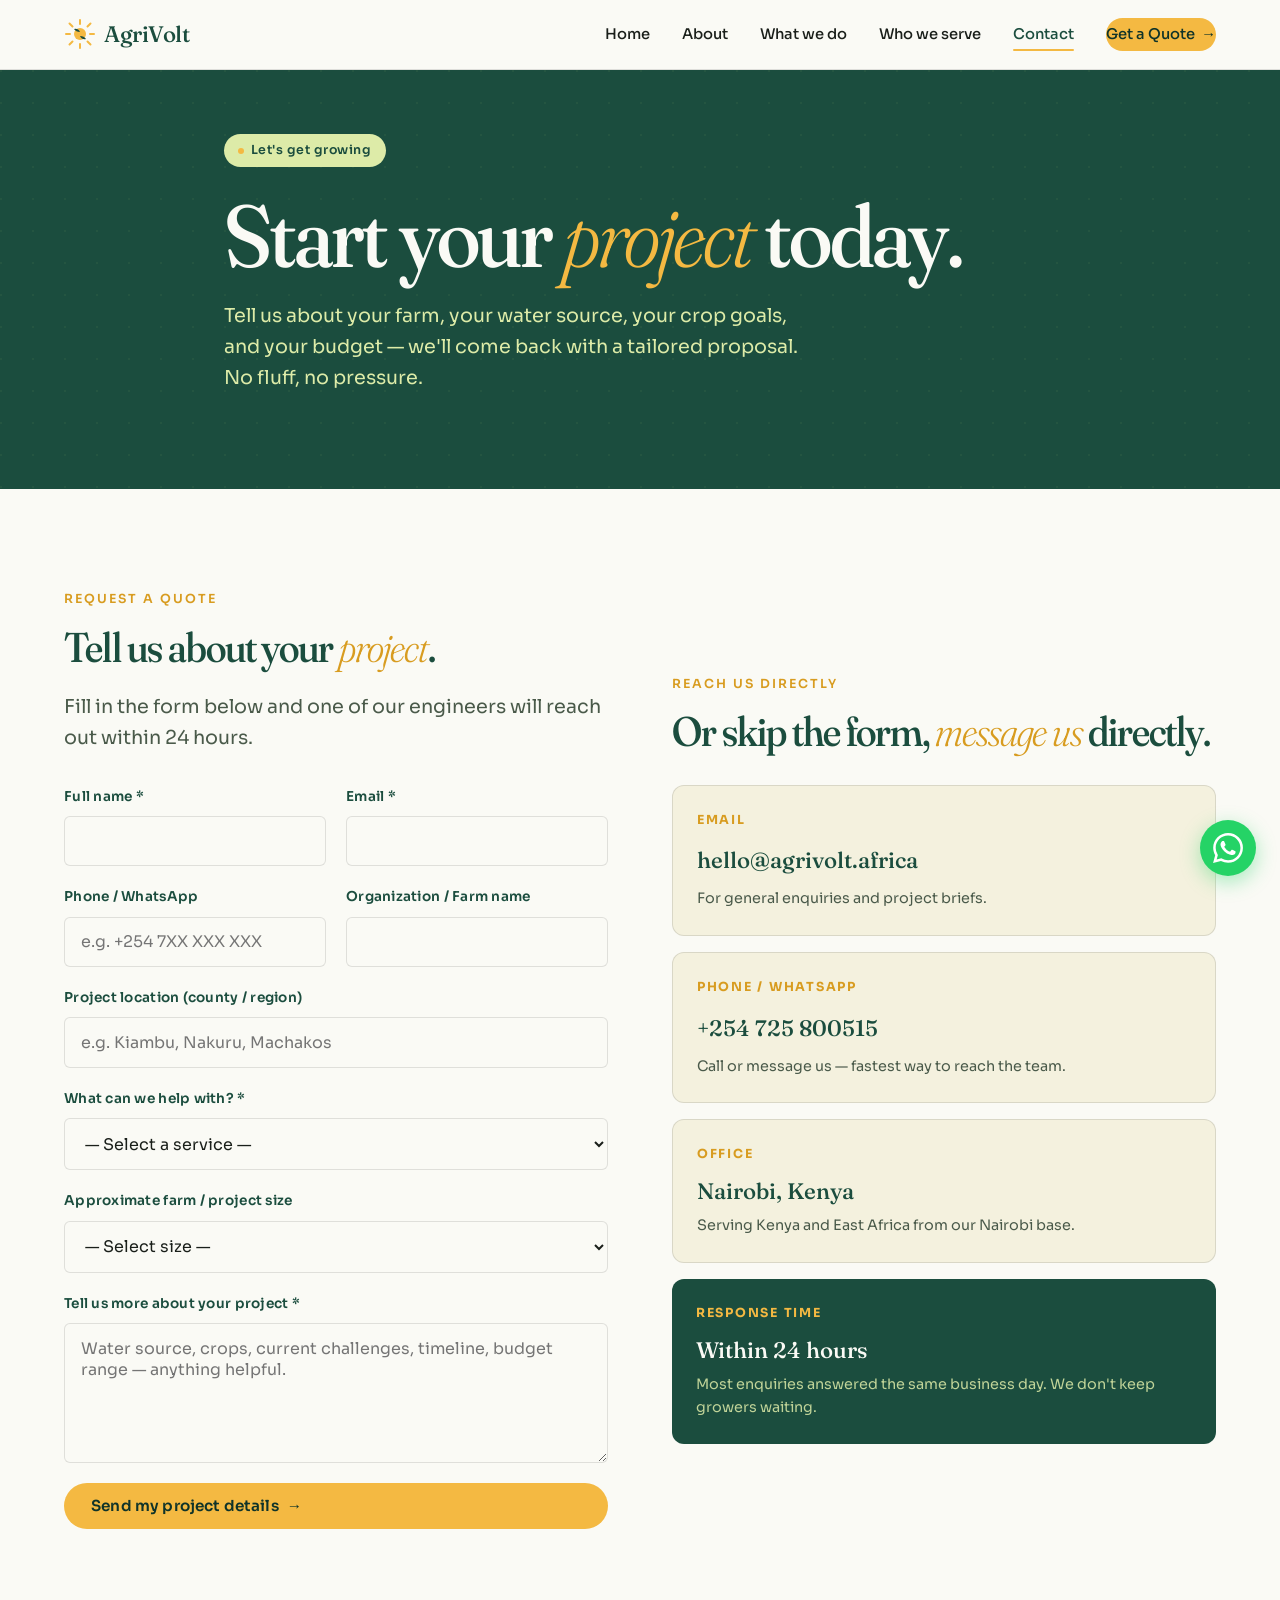
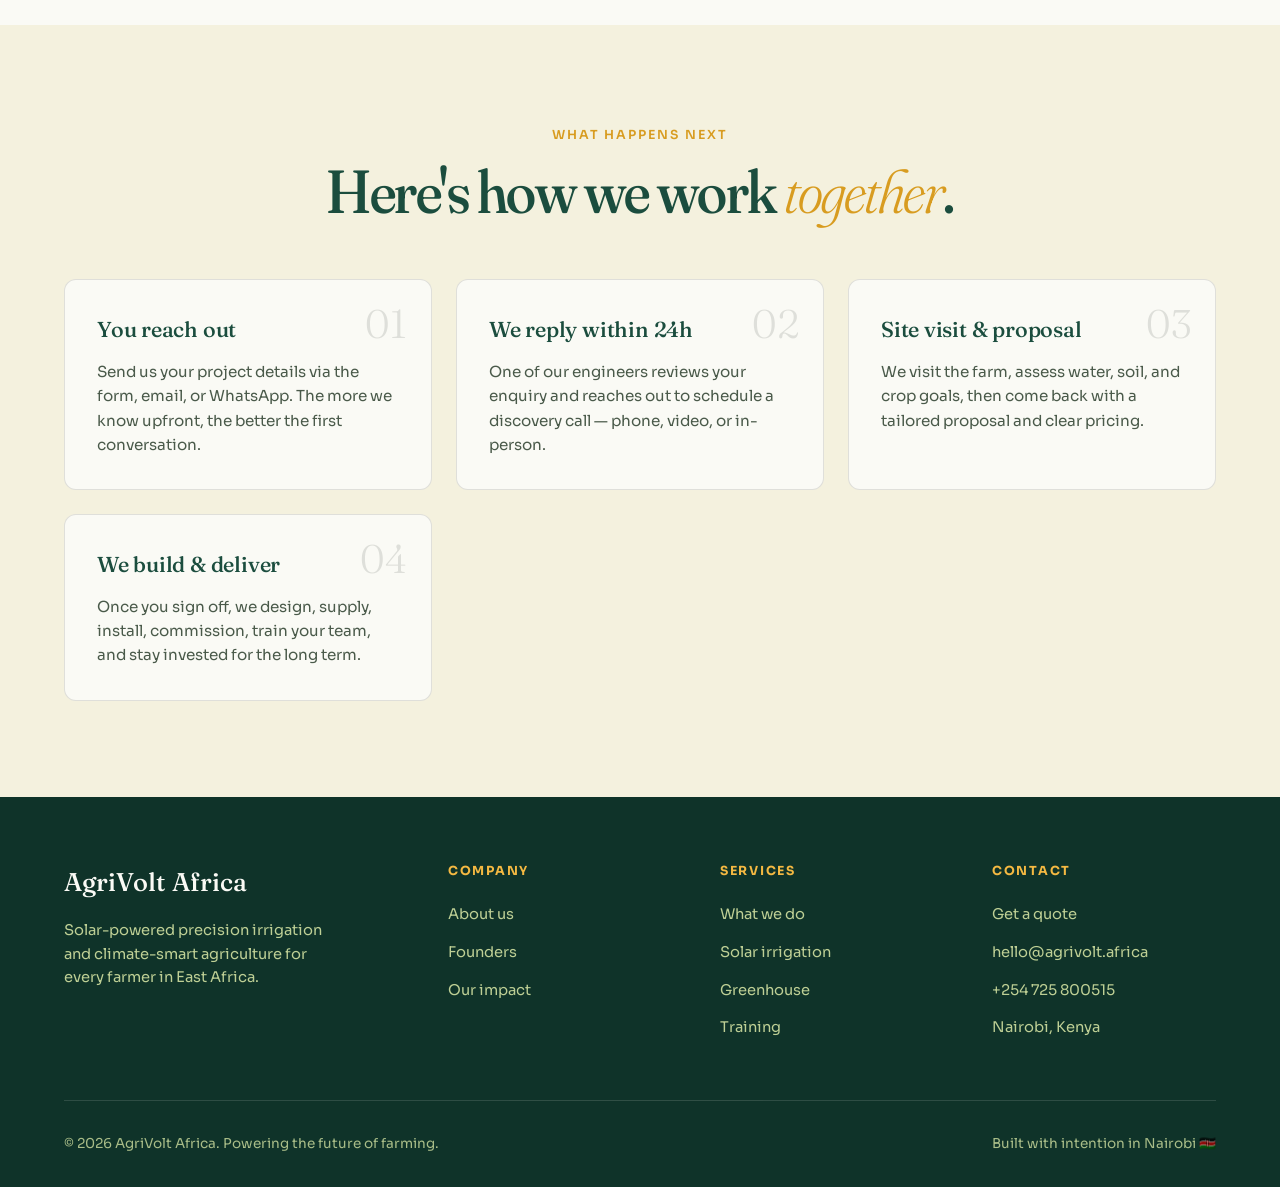
<file: contact.html>
<!DOCTYPE html>
<html lang="en">
<head>
<meta charset="UTF-8">
<meta name="viewport" content="width=device-width, initial-scale=1.0">
<title>Contact — AgriVolt Africa</title>
<meta name="description" content="Get in touch with AgriVolt Africa. Request a quote for solar irrigation, greenhouse projects, farmer training, or agricultural consultancy across Kenya and East Africa.">
<meta name="theme-color" content="#1B4D3E">

<link rel="preconnect" href="https://fonts.googleapis.com">
<link rel="preconnect" href="https://fonts.gstatic.com" crossorigin>
<link href="https://fonts.googleapis.com/css2?family=Fraunces:ital,opsz,wght@0,9..144,300..700;1,9..144,300..700&family=Sora:wght@300;400;500;600;700&display=swap" rel="stylesheet">

<link rel="stylesheet" href="styles.css">
</head>
<body>

<!-- NAV -->
<nav class="nav">
  <div class="nav-inner">
    <a href="index.html" class="logo">
      <span class="logo-mark">
        <svg viewBox="0 0 32 32" fill="none" xmlns="http://www.w3.org/2000/svg" aria-hidden="true">
          <circle cx="16" cy="16" r="6" fill="#F4B942"/>
          <path d="M16 2 L16 6 M16 26 L16 30 M2 16 L6 16 M26 16 L30 16 M5.5 5.5 L8.5 8.5 M23.5 23.5 L26.5 26.5 M5.5 26.5 L8.5 23.5 M23.5 8.5 L26.5 5.5" stroke="#F4B942" stroke-width="2" stroke-linecap="round"/>
          <path d="M16 14 Q14 10 10 11 Q12 14 16 14 Z" fill="#1B4D3E"/>
          <path d="M16 18 Q18 22 22 21 Q20 18 16 18 Z" fill="#1B4D3E"/>
        </svg>
      </span>
      AgriVolt
    </a>

    <ul class="nav-links" id="navLinks">
      <li><a href="index.html">Home</a></li>
      <li><a href="about.html">About</a></li>
      <li><a href="services.html">What we do</a></li>
      <li><a href="industries.html">Who we serve</a></li>
      <li><a href="contact.html" class="active">Contact</a></li>
      <li><a href="#form" class="nav-cta">Get a Quote <span class="arrow">→</span></a></li>
    </ul>

    <button class="nav-toggle" id="navToggle" aria-label="Toggle menu">
      <span></span><span></span><span></span>
    </button>
  </div>
</nav>

<!-- PAGE HEADER -->
<section class="page-header">
  <div class="page-header-inner">
    <span class="pill"><span class="pill-dot"></span> Let's get growing</span>
    <h1 class="display display-xl">Start your <span class="accent">project</span> today.</h1>
    <p class="lead">Tell us about your farm, your water source, your crop goals, and your budget — we'll come back with a tailored proposal. No fluff, no pressure.</p>
  </div>
</section>

<!-- CONTACT GRID -->
<section class="cream" id="form">
  <div class="container">
    <div class="split">
      <!-- FORM -->
      <div>
        <span class="eyebrow">Request a quote</span>
        <h2 class="display display-md mb-3">Tell us about your <span class="italic-serif" style="color:var(--solar-deep)">project</span>.</h2>
        <p class="lead mb-4">Fill in the form below and one of our engineers will reach out within 24 hours.</p>

        <!-- Netlify form -->
        <form
          id="contactForm"
          name="agrivolt-contact"
          method="POST"
          data-netlify="true"
          netlify-honeypot="bot-field"
          action="/thanks.html"
        >
          <input type="hidden" name="form-name" value="agrivolt-contact">
          <p style="display:none;"><label>Don't fill this out: <input name="bot-field"></label></p>

          <div class="form-grid">
            <div class="field">
              <label for="name">Full name *</label>
              <input type="text" id="name" name="name" required>
            </div>

            <div class="field">
              <label for="email">Email *</label>
              <input type="email" id="email" name="email" required>
            </div>

            <div class="field">
              <label for="phone">Phone / WhatsApp</label>
              <input type="tel" id="phone" name="phone" placeholder="e.g. +254 7XX XXX XXX">
            </div>

            <div class="field">
              <label for="organization">Organization / Farm name</label>
              <input type="text" id="organization" name="organization">
            </div>

            <div class="field full">
              <label for="location">Project location (county / region)</label>
              <input type="text" id="location" name="location" placeholder="e.g. Kiambu, Nakuru, Machakos">
            </div>

            <div class="field full">
              <label for="interest">What can we help with? *</label>
              <select id="interest" name="interest" required>
                <option value="">— Select a service —</option>
                <option value="solar">Solar-powered irrigation</option>
                <option value="drip">Precision / drip irrigation</option>
                <option value="greenhouse">Greenhouse project</option>
                <option value="training">Farmer training</option>
                <option value="consultancy">Consultancy & sourcing</option>
                <option value="tender">Government / donor tender</option>
                <option value="other">Something else</option>
              </select>
            </div>

            <div class="field full">
              <label for="size">Approximate farm / project size</label>
              <select id="size" name="size">
                <option value="">— Select size —</option>
                <option value="<1">Less than 1 acre</option>
                <option value="1-5">1–5 acres</option>
                <option value="5-20">5–20 acres</option>
                <option value="20-100">20–100 acres</option>
                <option value="100+">100+ acres</option>
                <option value="unsure">Not sure yet</option>
              </select>
            </div>

            <div class="field full">
              <label for="message">Tell us more about your project *</label>
              <textarea id="message" name="message" required placeholder="Water source, crops, current challenges, timeline, budget range — anything helpful."></textarea>
            </div>

            <div class="field full">
              <button type="submit" class="btn btn-primary">Send my project details <span class="arrow">→</span></button>
            </div>
          </div>
        </form>
      </div>

      <!-- CONTACT INFO -->
      <div>
        <span class="eyebrow">Reach us directly</span>
        <h2 class="display display-md mb-3">Or skip the form, <span class="italic-serif" style="color:var(--solar-deep)">message us</span> directly.</h2>

        <div style="margin-top: 2rem;">
          <div style="padding: 1.5rem; background: var(--bone); border-radius: var(--radius-md); margin-bottom: 1rem; border: 1px solid var(--line);">
            <h4 style="font-family: var(--font-body); font-size: 0.78rem; font-weight: 700; letter-spacing: 0.14em; text-transform: uppercase; color: var(--solar-deep); margin-bottom: 0.75rem;">Email</h4>
            <a href="mailto:hello@agrivolt.africa" style="font-family: var(--font-display); font-size: 1.4rem; color: var(--emerald); font-weight: 500; display: block;">hello@agrivolt.africa</a>
            <p style="font-size: 0.9rem; color: var(--ink-mute); margin-top: 0.5rem;">For general enquiries and project briefs.</p>
          </div>

          <div style="padding: 1.5rem; background: var(--bone); border-radius: var(--radius-md); margin-bottom: 1rem; border: 1px solid var(--line);">
            <h4 style="font-family: var(--font-body); font-size: 0.78rem; font-weight: 700; letter-spacing: 0.14em; text-transform: uppercase; color: var(--solar-deep); margin-bottom: 0.75rem;">Phone / WhatsApp</h4>
            <a href="https://wa.me/254725800515" target="_blank" rel="noopener" style="font-family: var(--font-display); font-size: 1.4rem; color: var(--emerald); font-weight: 500; display: block;">+254 725 800515</a>
            <p style="font-size: 0.9rem; color: var(--ink-mute); margin-top: 0.5rem;">Call or message us — fastest way to reach the team.</p>
          </div>

          <div style="padding: 1.5rem; background: var(--bone); border-radius: var(--radius-md); margin-bottom: 1rem; border: 1px solid var(--line);">
            <h4 style="font-family: var(--font-body); font-size: 0.78rem; font-weight: 700; letter-spacing: 0.14em; text-transform: uppercase; color: var(--solar-deep); margin-bottom: 0.75rem;">Office</h4>
            <p style="font-family: var(--font-display); font-size: 1.4rem; color: var(--emerald); font-weight: 500; line-height: 1.3;">Nairobi, Kenya</p>
            <p style="font-size: 0.9rem; color: var(--ink-mute); margin-top: 0.5rem;">Serving Kenya and East Africa from our Nairobi base.</p>
          </div>

          <div style="padding: 1.5rem; background: var(--emerald); border-radius: var(--radius-md); color: var(--cream);">
            <h4 style="font-family: var(--font-body); font-size: 0.78rem; font-weight: 700; letter-spacing: 0.14em; text-transform: uppercase; color: var(--solar); margin-bottom: 0.75rem;">Response time</h4>
            <p style="font-family: var(--font-display); font-size: 1.4rem; font-weight: 500; line-height: 1.3;">Within 24 hours</p>
            <p style="font-size: 0.9rem; color: var(--lime-pale); margin-top: 0.5rem; opacity: 0.85;">Most enquiries answered the same business day. We don't keep growers waiting.</p>
          </div>
        </div>
      </div>
    </div>
  </div>
</section>

<!-- WHAT TO EXPECT -->
<section class="bone">
  <div class="container">
    <div class="section-head center">
      <span class="eyebrow">What happens next</span>
      <h2 class="display display-lg">Here's how we work <span class="italic-serif" style="color:var(--solar-deep)">together</span>.</h2>
    </div>

    <div class="feature-grid">
      <div class="feature-card">
        <span class="feature-num">01</span>
        <h3>You reach out</h3>
        <p>Send us your project details via the form, email, or WhatsApp. The more we know upfront, the better the first conversation.</p>
      </div>

      <div class="feature-card">
        <span class="feature-num">02</span>
        <h3>We reply within 24h</h3>
        <p>One of our engineers reviews your enquiry and reaches out to schedule a discovery call — phone, video, or in-person.</p>
      </div>

      <div class="feature-card">
        <span class="feature-num">03</span>
        <h3>Site visit & proposal</h3>
        <p>We visit the farm, assess water, soil, and crop goals, then come back with a tailored proposal and clear pricing.</p>
      </div>

      <div class="feature-card">
        <span class="feature-num">04</span>
        <h3>We build & deliver</h3>
        <p>Once you sign off, we design, supply, install, commission, train your team, and stay invested for the long term.</p>
      </div>
    </div>
  </div>
</section>

<!-- FOOTER -->
<footer class="footer">
  <div class="container">
    <div class="footer-grid">
      <div class="footer-brand">
        <h3>AgriVolt Africa</h3>
        <p>Solar-powered precision irrigation and climate-smart agriculture for every farmer in East Africa.</p>
      </div>

      <div class="footer-col">
        <h4>Company</h4>
        <ul>
          <li><a href="about.html">About us</a></li>
          <li><a href="about.html#founders">Founders</a></li>
          <li><a href="industries.html">Our impact</a></li>
        </ul>
      </div>

      <div class="footer-col">
        <h4>Services</h4>
        <ul>
          <li><a href="services.html">What we do</a></li>
          <li><a href="services.html#solar">Solar irrigation</a></li>
          <li><a href="services.html#greenhouse">Greenhouse</a></li>
          <li><a href="services.html#training">Training</a></li>
        </ul>
      </div>

      <div class="footer-col">
        <h4>Contact</h4>
        <ul>
          <li><a href="contact.html">Get a quote</a></li>
          <li><a href="mailto:hello@agrivolt.africa">hello@agrivolt.africa</a></li>
          <li><a href="https://wa.me/254725800515" target="_blank" rel="noopener">+254 725 800515</a></li>
          <li><a href="contact.html">Nairobi, Kenya</a></li>
        </ul>
      </div>
    </div>

    <div class="footer-bottom">
      <div>© <span id="year">2026</span> AgriVolt Africa. Powering the future of farming.</div>
      <div>Built with intention in Nairobi 🇰🇪</div>
    </div>
  </div>
</footer>

<a href="https://wa.me/254725800515" class="whatsapp-float" aria-label="Chat on WhatsApp" target="_blank" rel="noopener">
  <svg viewBox="0 0 24 24" xmlns="http://www.w3.org/2000/svg">
    <path d="M17.472 14.382c-.297-.149-1.758-.867-2.03-.967-.273-.099-.471-.148-.67.15-.197.297-.767.966-.94 1.164-.173.199-.347.223-.644.075-.297-.15-1.255-.463-2.39-1.475-.883-.788-1.48-1.761-1.653-2.059-.173-.297-.018-.458.13-.606.134-.133.298-.347.446-.52.149-.174.198-.298.298-.497.099-.198.05-.371-.025-.52-.075-.149-.669-1.612-.916-2.207-.242-.579-.487-.5-.669-.51-.173-.008-.371-.01-.57-.01-.198 0-.52.074-.792.372-.272.297-1.04 1.016-1.04 2.479 0 1.462 1.065 2.875 1.213 3.074.149.198 2.096 3.2 5.077 4.487.709.306 1.262.489 1.694.625.712.227 1.36.195 1.871.118.571-.085 1.758-.719 2.006-1.413.248-.694.248-1.289.173-1.413-.074-.124-.272-.198-.57-.347m-5.421 7.403h-.004a9.87 9.87 0 01-5.031-1.378l-.361-.214-3.741.982.998-3.648-.235-.374a9.86 9.86 0 01-1.51-5.26c.001-5.45 4.436-9.884 9.888-9.884 2.64 0 5.122 1.03 6.988 2.898a9.825 9.825 0 012.893 6.994c-.003 5.45-4.437 9.884-9.885 9.884m8.413-18.297A11.815 11.815 0 0012.05 0C5.495 0 .16 5.335.157 11.892c0 2.096.547 4.142 1.588 5.945L.057 24l6.305-1.654a11.882 11.882 0 005.683 1.448h.005c6.554 0 11.89-5.335 11.893-11.893a11.821 11.821 0 00-3.48-8.413Z"/>
  </svg>
</a>

<script src="script.js"></script>
</body>
</html>
</file>
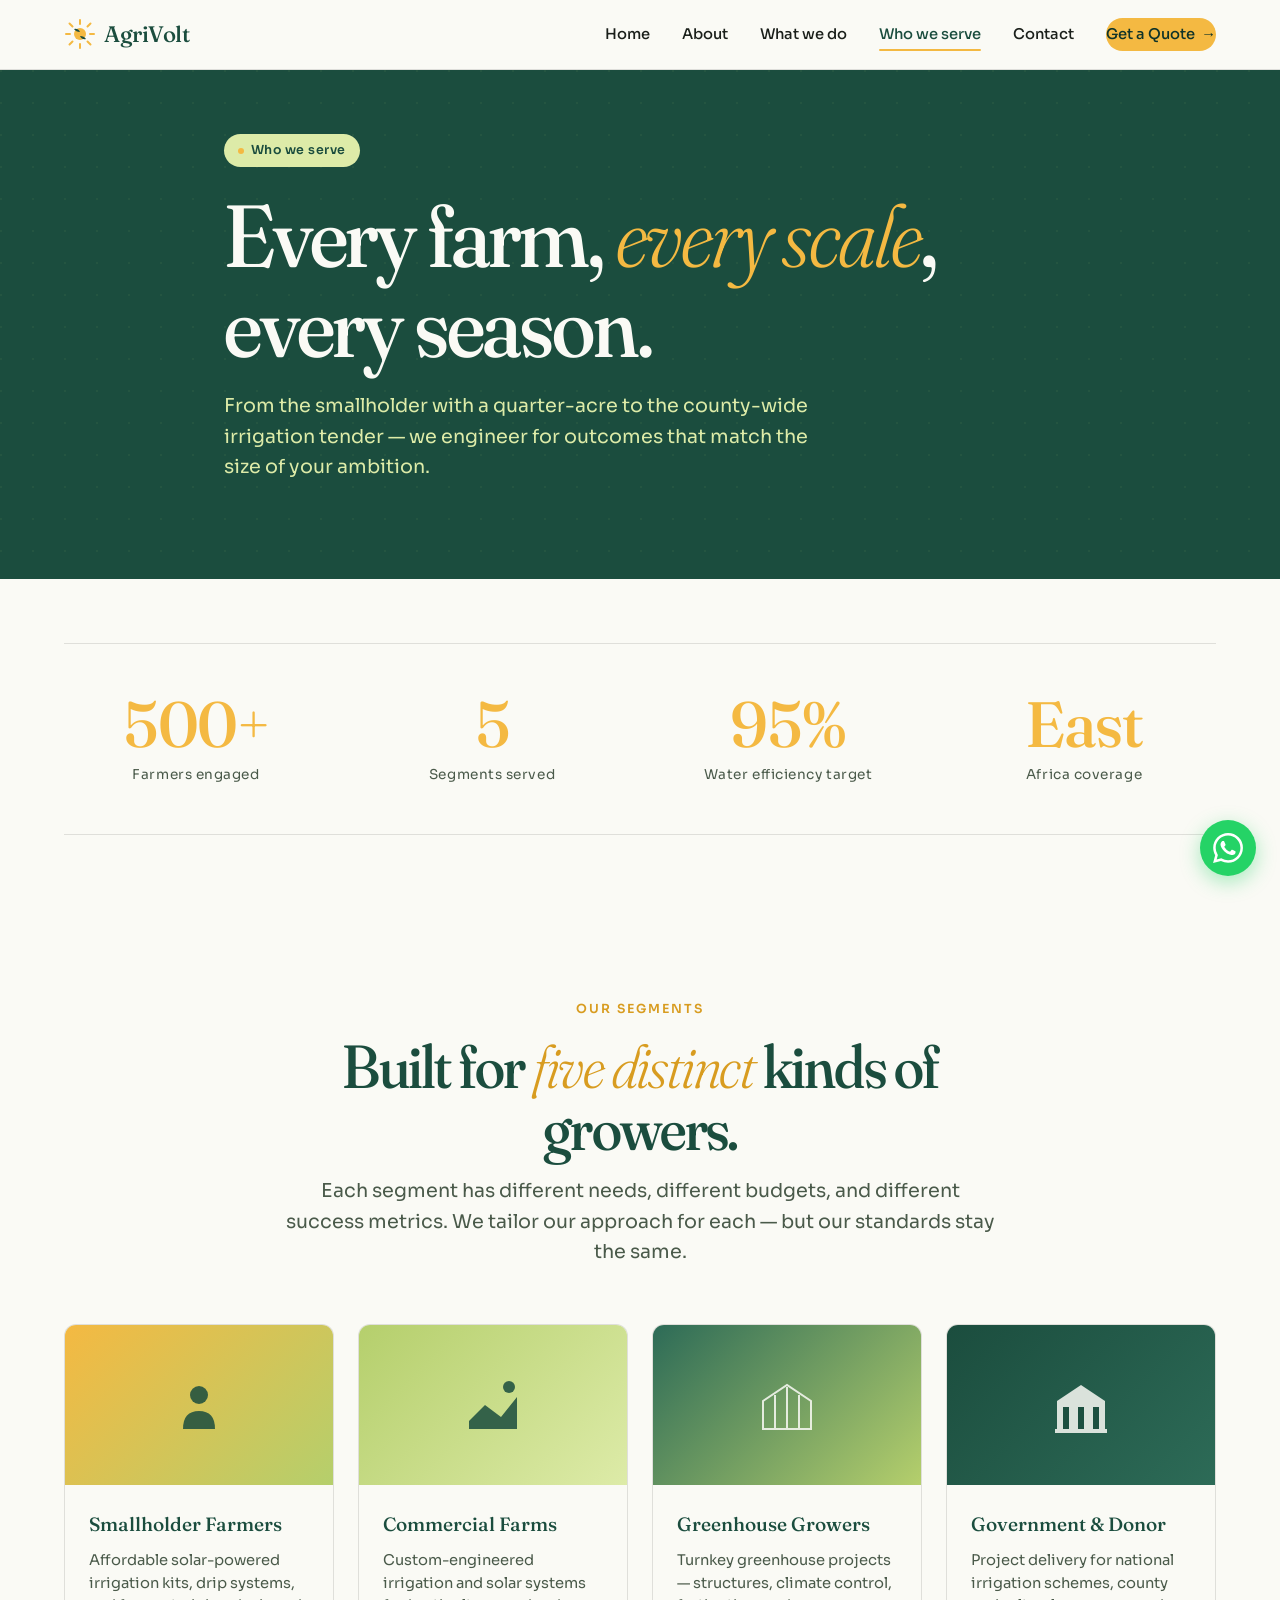
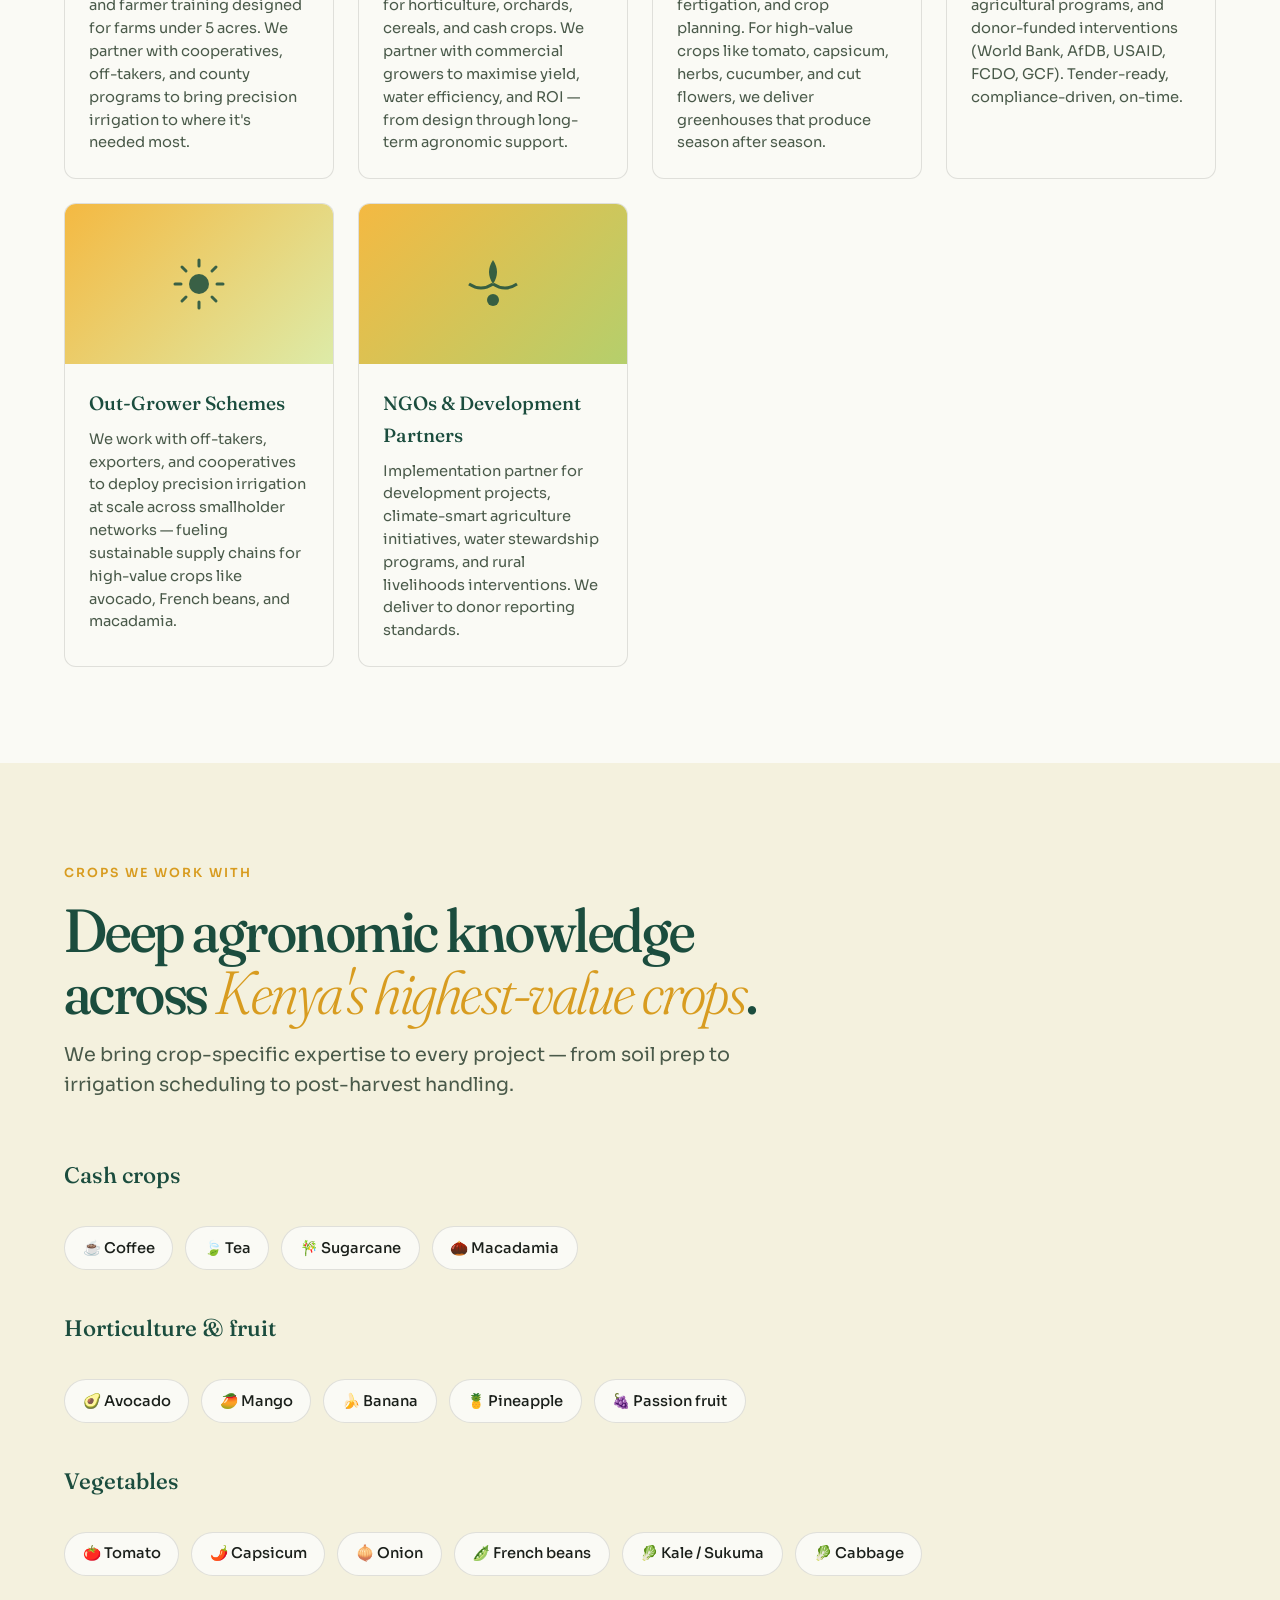
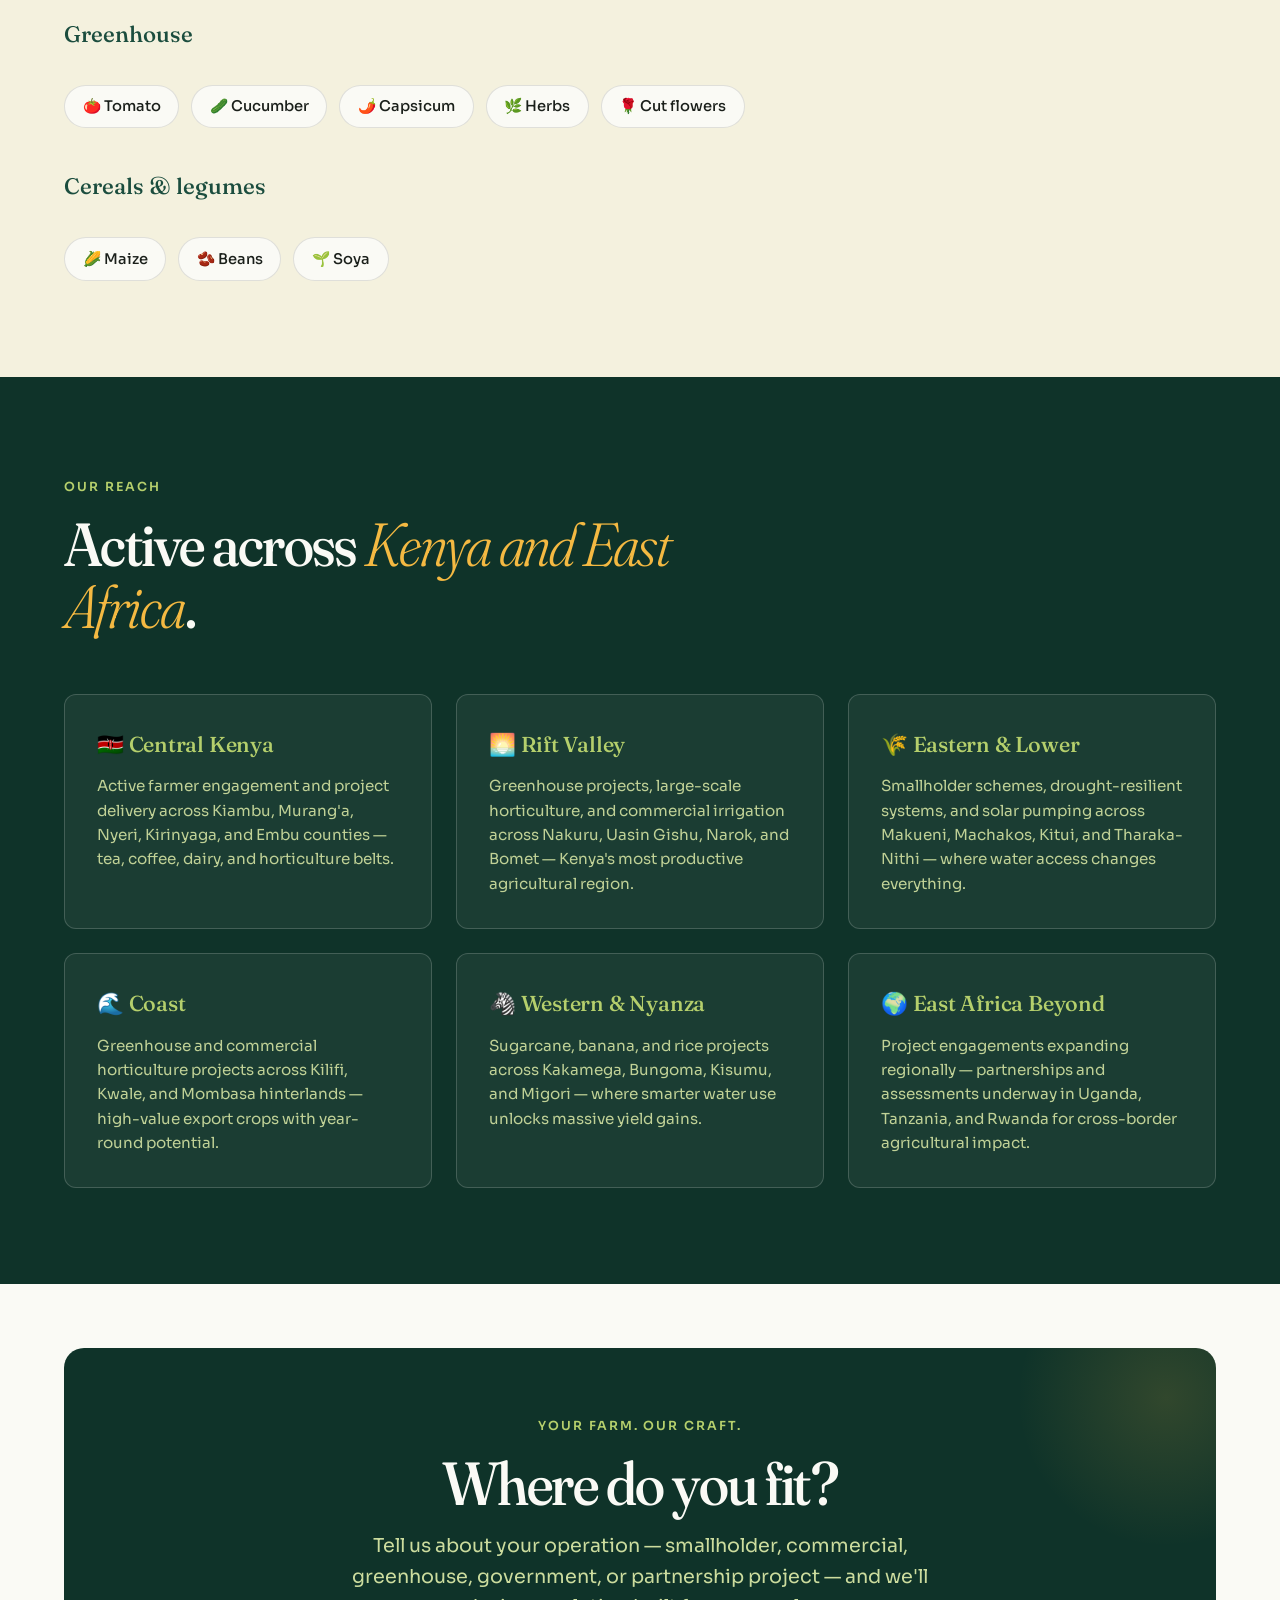
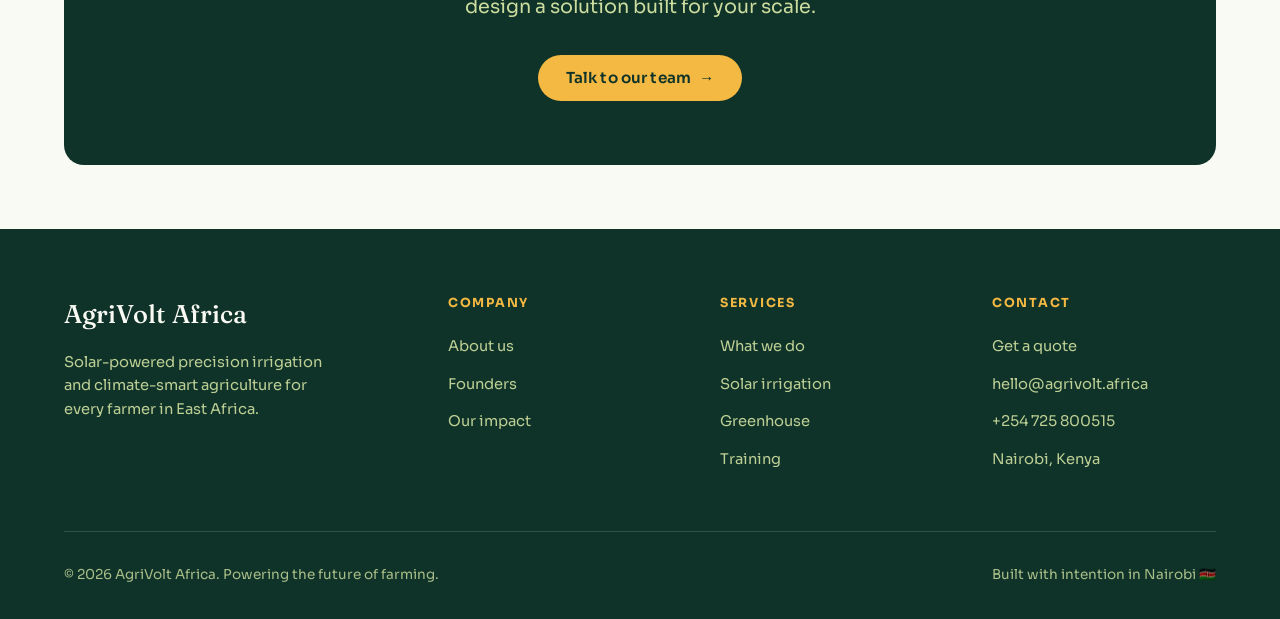
<file: industries.html>
<!DOCTYPE html>
<html lang="en">
<head>
<meta charset="UTF-8">
<meta name="viewport" content="width=device-width, initial-scale=1.0">
<title>Who We Serve — AgriVolt Africa</title>
<meta name="description" content="AgriVolt serves smallholder farmers, commercial farms, greenhouse growers, government tenders, and out-grower schemes across Kenya and East Africa with end-to-end agricultural solutions.">
<meta name="theme-color" content="#1B4D3E">

<link rel="preconnect" href="https://fonts.googleapis.com">
<link rel="preconnect" href="https://fonts.gstatic.com" crossorigin>
<link href="https://fonts.googleapis.com/css2?family=Fraunces:ital,opsz,wght@0,9..144,300..700;1,9..144,300..700&family=Sora:wght@300;400;500;600;700&display=swap" rel="stylesheet">

<link rel="stylesheet" href="styles.css">
</head>
<body>

<!-- NAV -->
<nav class="nav">
  <div class="nav-inner">
    <a href="index.html" class="logo">
      <span class="logo-mark">
        <svg viewBox="0 0 32 32" fill="none" xmlns="http://www.w3.org/2000/svg" aria-hidden="true">
          <circle cx="16" cy="16" r="6" fill="#F4B942"/>
          <path d="M16 2 L16 6 M16 26 L16 30 M2 16 L6 16 M26 16 L30 16 M5.5 5.5 L8.5 8.5 M23.5 23.5 L26.5 26.5 M5.5 26.5 L8.5 23.5 M23.5 8.5 L26.5 5.5" stroke="#F4B942" stroke-width="2" stroke-linecap="round"/>
          <path d="M16 14 Q14 10 10 11 Q12 14 16 14 Z" fill="#1B4D3E"/>
          <path d="M16 18 Q18 22 22 21 Q20 18 16 18 Z" fill="#1B4D3E"/>
        </svg>
      </span>
      AgriVolt
    </a>

    <ul class="nav-links" id="navLinks">
      <li><a href="index.html">Home</a></li>
      <li><a href="about.html">About</a></li>
      <li><a href="services.html">What we do</a></li>
      <li><a href="industries.html" class="active">Who we serve</a></li>
      <li><a href="contact.html">Contact</a></li>
      <li><a href="contact.html" class="nav-cta">Get a Quote <span class="arrow">→</span></a></li>
    </ul>

    <button class="nav-toggle" id="navToggle" aria-label="Toggle menu">
      <span></span><span></span><span></span>
    </button>
  </div>
</nav>

<!-- PAGE HEADER -->
<section class="page-header">
  <div class="page-header-inner">
    <span class="pill"><span class="pill-dot"></span> Who we serve</span>
    <h1 class="display display-xl">Every farm, <span class="accent">every scale</span>, every season.</h1>
    <p class="lead">From the smallholder with a quarter-acre to the county-wide irrigation tender — we engineer for outcomes that match the size of your ambition.</p>
  </div>
</section>

<!-- IMPACT STATS -->
<section class="cream tight">
  <div class="container">
    <div class="stats-band">
      <div class="stat">
        <div class="stat-num">500+</div>
        <div class="stat-label">Farmers engaged</div>
      </div>
      <div class="stat">
        <div class="stat-num">5</div>
        <div class="stat-label">Segments served</div>
      </div>
      <div class="stat">
        <div class="stat-num">95%</div>
        <div class="stat-label">Water efficiency target</div>
      </div>
      <div class="stat">
        <div class="stat-num">East</div>
        <div class="stat-label">Africa coverage</div>
      </div>
    </div>
  </div>
</section>

<!-- SEGMENTS -->
<section class="cream">
  <div class="container">
    <div class="section-head center">
      <span class="eyebrow">Our segments</span>
      <h2 class="display display-lg">Built for <span class="italic-serif" style="color:var(--solar-deep)">five distinct</span> kinds of growers.</h2>
      <p class="lead">Each segment has different needs, different budgets, and different success metrics. We tailor our approach for each — but our standards stay the same.</p>
    </div>

    <div class="industry-grid">
      <div class="industry-card">
        <div class="industry-visual coop">
          <svg viewBox="0 0 64 64" fill="currentColor" aria-hidden="true">
            <circle cx="32" cy="22" r="9"/>
            <path d="M16 56 Q16 38 32 38 Q48 38 48 56 Z"/>
          </svg>
        </div>
        <div class="industry-body">
          <h3>Smallholder Farmers</h3>
          <p>Affordable solar-powered irrigation kits, drip systems, and farmer training designed for farms under 5 acres. We partner with cooperatives, off-takers, and county programs to bring precision irrigation to where it's needed most.</p>
        </div>
      </div>

      <div class="industry-card">
        <div class="industry-visual field">
          <svg viewBox="0 0 64 64" fill="currentColor" aria-hidden="true">
            <path d="M8 48 L24 32 L40 44 L56 24 L56 56 L8 56 Z"/>
            <circle cx="48" cy="14" r="6"/>
          </svg>
        </div>
        <div class="industry-body">
          <h3>Commercial Farms</h3>
          <p>Custom-engineered irrigation and solar systems for horticulture, orchards, cereals, and cash crops. We partner with commercial growers to maximise yield, water efficiency, and ROI — from design through long-term agronomic support.</p>
        </div>
      </div>

      <div class="industry-card">
        <div class="industry-visual greenhouse">
          <svg viewBox="0 0 64 64" fill="currentColor" aria-hidden="true">
            <path d="M8 56 L8 28 L32 12 L56 28 L56 56 Z" stroke="currentColor" stroke-width="2" fill="none"/>
            <line x1="20" y1="56" x2="20" y2="22" stroke="currentColor" stroke-width="2"/>
            <line x1="32" y1="56" x2="32" y2="14" stroke="currentColor" stroke-width="2"/>
            <line x1="44" y1="56" x2="44" y2="22" stroke="currentColor" stroke-width="2"/>
          </svg>
        </div>
        <div class="industry-body">
          <h3>Greenhouse Growers</h3>
          <p>Turnkey greenhouse projects — structures, climate control, fertigation, and crop planning. For high-value crops like tomato, capsicum, herbs, cucumber, and cut flowers, we deliver greenhouses that produce season after season.</p>
        </div>
      </div>

      <div class="industry-card">
        <div class="industry-visual gov">
          <svg viewBox="0 0 64 64" fill="currentColor" aria-hidden="true">
            <path d="M8 56 L8 28 L32 12 L56 28 L56 56 Z"/>
            <rect x="14" y="34" width="6" height="22" fill="#1B4D3E"/>
            <rect x="29" y="34" width="6" height="22" fill="#1B4D3E"/>
            <rect x="44" y="34" width="6" height="22" fill="#1B4D3E"/>
            <rect x="6" y="56" width="52" height="4"/>
          </svg>
        </div>
        <div class="industry-body">
          <h3>Government & Donor</h3>
          <p>Project delivery for national irrigation schemes, county agricultural programs, and donor-funded interventions (World Bank, AfDB, USAID, FCDO, GCF). Tender-ready, compliance-driven, on-time.</p>
        </div>
      </div>

      <div class="industry-card">
        <div class="industry-visual solar">
          <svg viewBox="0 0 64 64" fill="currentColor" aria-hidden="true">
            <circle cx="32" cy="32" r="10"/>
            <g stroke="currentColor" stroke-width="3" stroke-linecap="round">
              <line x1="32" y1="8" x2="32" y2="14"/>
              <line x1="32" y1="50" x2="32" y2="56"/>
              <line x1="8" y1="32" x2="14" y2="32"/>
              <line x1="50" y1="32" x2="56" y2="32"/>
              <line x1="15" y1="15" x2="19" y2="19"/>
              <line x1="45" y1="45" x2="49" y2="49"/>
              <line x1="15" y1="49" x2="19" y2="45"/>
              <line x1="45" y1="19" x2="49" y2="15"/>
            </g>
          </svg>
        </div>
        <div class="industry-body">
          <h3>Out-Grower Schemes</h3>
          <p>We work with off-takers, exporters, and cooperatives to deploy precision irrigation at scale across smallholder networks — fueling sustainable supply chains for high-value crops like avocado, French beans, and macadamia.</p>
        </div>
      </div>

      <div class="industry-card">
        <div class="industry-visual coop">
          <svg viewBox="0 0 64 64" fill="currentColor" aria-hidden="true">
            <path d="M32 8 Q40 20 32 32 Q24 20 32 8 Z"/>
            <path d="M32 32 Q44 40 56 32" stroke="currentColor" stroke-width="3" fill="none"/>
            <path d="M32 32 Q20 40 8 32" stroke="currentColor" stroke-width="3" fill="none"/>
            <circle cx="32" cy="48" r="6"/>
          </svg>
        </div>
        <div class="industry-body">
          <h3>NGOs & Development Partners</h3>
          <p>Implementation partner for development projects, climate-smart agriculture initiatives, water stewardship programs, and rural livelihoods interventions. We deliver to donor reporting standards.</p>
        </div>
      </div>
    </div>
  </div>
</section>

<!-- CROPS -->
<section class="bone">
  <div class="container">
    <div class="section-head">
      <span class="eyebrow">Crops we work with</span>
      <h2 class="display display-lg">Deep agronomic knowledge across <span class="italic-serif" style="color:var(--solar-deep)">Kenya's highest-value crops</span>.</h2>
      <p class="lead">We bring crop-specific expertise to every project — from soil prep to irrigation scheduling to post-harvest handling.</p>
    </div>

    <h3 style="font-family: var(--font-display); font-weight: 500; color: var(--emerald); margin-top: 2.5rem; font-size: 1.4rem;">Cash crops</h3>
    <div class="crops">
      <span class="crop-chip">☕ Coffee</span>
      <span class="crop-chip">🍃 Tea</span>
      <span class="crop-chip">🎋 Sugarcane</span>
      <span class="crop-chip">🌰 Macadamia</span>
    </div>

    <h3 style="font-family: var(--font-display); font-weight: 500; color: var(--emerald); margin-top: 2.5rem; font-size: 1.4rem;">Horticulture & fruit</h3>
    <div class="crops">
      <span class="crop-chip">🥑 Avocado</span>
      <span class="crop-chip">🥭 Mango</span>
      <span class="crop-chip">🍌 Banana</span>
      <span class="crop-chip">🍍 Pineapple</span>
      <span class="crop-chip">🍇 Passion fruit</span>
    </div>

    <h3 style="font-family: var(--font-display); font-weight: 500; color: var(--emerald); margin-top: 2.5rem; font-size: 1.4rem;">Vegetables</h3>
    <div class="crops">
      <span class="crop-chip">🍅 Tomato</span>
      <span class="crop-chip">🌶️ Capsicum</span>
      <span class="crop-chip">🧅 Onion</span>
      <span class="crop-chip">🫛 French beans</span>
      <span class="crop-chip">🥬 Kale / Sukuma</span>
      <span class="crop-chip">🥬 Cabbage</span>
    </div>

    <h3 style="font-family: var(--font-display); font-weight: 500; color: var(--emerald); margin-top: 2.5rem; font-size: 1.4rem;">Greenhouse</h3>
    <div class="crops">
      <span class="crop-chip">🍅 Tomato</span>
      <span class="crop-chip">🥒 Cucumber</span>
      <span class="crop-chip">🌶️ Capsicum</span>
      <span class="crop-chip">🌿 Herbs</span>
      <span class="crop-chip">🌹 Cut flowers</span>
    </div>

    <h3 style="font-family: var(--font-display); font-weight: 500; color: var(--emerald); margin-top: 2.5rem; font-size: 1.4rem;">Cereals & legumes</h3>
    <div class="crops">
      <span class="crop-chip">🌽 Maize</span>
      <span class="crop-chip">🫘 Beans</span>
      <span class="crop-chip">🌱 Soya</span>
    </div>
  </div>
</section>

<!-- OUR REACH -->
<section class="dark-deep">
  <div class="container">
    <div class="section-head">
      <span class="eyebrow on-dark">Our reach</span>
      <h2 class="display display-lg" style="color: var(--cream);">Active across <span class="italic-serif" style="color:var(--solar)">Kenya and East Africa</span>.</h2>
    </div>

    <div class="feature-grid">
      <div class="feature-card">
        <h3>🇰🇪 Central Kenya</h3>
        <p>Active farmer engagement and project delivery across Kiambu, Murang'a, Nyeri, Kirinyaga, and Embu counties — tea, coffee, dairy, and horticulture belts.</p>
      </div>

      <div class="feature-card">
        <h3>🌅 Rift Valley</h3>
        <p>Greenhouse projects, large-scale horticulture, and commercial irrigation across Nakuru, Uasin Gishu, Narok, and Bomet — Kenya's most productive agricultural region.</p>
      </div>

      <div class="feature-card">
        <h3>🌾 Eastern & Lower</h3>
        <p>Smallholder schemes, drought-resilient systems, and solar pumping across Makueni, Machakos, Kitui, and Tharaka-Nithi — where water access changes everything.</p>
      </div>

      <div class="feature-card">
        <h3>🌊 Coast</h3>
        <p>Greenhouse and commercial horticulture projects across Kilifi, Kwale, and Mombasa hinterlands — high-value export crops with year-round potential.</p>
      </div>

      <div class="feature-card">
        <h3>🦓 Western & Nyanza</h3>
        <p>Sugarcane, banana, and rice projects across Kakamega, Bungoma, Kisumu, and Migori — where smarter water use unlocks massive yield gains.</p>
      </div>

      <div class="feature-card">
        <h3>🌍 East Africa Beyond</h3>
        <p>Project engagements expanding regionally — partnerships and assessments underway in Uganda, Tanzania, and Rwanda for cross-border agricultural impact.</p>
      </div>
    </div>
  </div>
</section>

<!-- CTA -->
<section class="cream tight">
  <div class="container">
    <div class="cta-strip">
      <span class="eyebrow on-dark">Your farm. Our craft.</span>
      <h2 class="display display-lg">Where do you fit?</h2>
      <p class="lead on-dark">Tell us about your operation — smallholder, commercial, greenhouse, government, or partnership project — and we'll design a solution built for your scale.</p>
      <a href="contact.html" class="btn btn-primary">Talk to our team <span class="arrow">→</span></a>
    </div>
  </div>
</section>

<!-- FOOTER -->
<footer class="footer">
  <div class="container">
    <div class="footer-grid">
      <div class="footer-brand">
        <h3>AgriVolt Africa</h3>
        <p>Solar-powered precision irrigation and climate-smart agriculture for every farmer in East Africa.</p>
      </div>

      <div class="footer-col">
        <h4>Company</h4>
        <ul>
          <li><a href="about.html">About us</a></li>
          <li><a href="about.html#founders">Founders</a></li>
          <li><a href="industries.html">Our impact</a></li>
        </ul>
      </div>

      <div class="footer-col">
        <h4>Services</h4>
        <ul>
          <li><a href="services.html">What we do</a></li>
          <li><a href="services.html#solar">Solar irrigation</a></li>
          <li><a href="services.html#greenhouse">Greenhouse</a></li>
          <li><a href="services.html#training">Training</a></li>
        </ul>
      </div>

      <div class="footer-col">
        <h4>Contact</h4>
        <ul>
          <li><a href="contact.html">Get a quote</a></li>
          <li><a href="mailto:hello@agrivolt.africa">hello@agrivolt.africa</a></li>
          <li><a href="https://wa.me/254725800515" target="_blank" rel="noopener">+254 725 800515</a></li>
          <li><a href="contact.html">Nairobi, Kenya</a></li>
        </ul>
      </div>
    </div>

    <div class="footer-bottom">
      <div>© <span id="year">2026</span> AgriVolt Africa. Powering the future of farming.</div>
      <div>Built with intention in Nairobi 🇰🇪</div>
    </div>
  </div>
</footer>

<a href="https://wa.me/254725800515" class="whatsapp-float" aria-label="Chat on WhatsApp" target="_blank" rel="noopener">
  <svg viewBox="0 0 24 24" xmlns="http://www.w3.org/2000/svg">
    <path d="M17.472 14.382c-.297-.149-1.758-.867-2.03-.967-.273-.099-.471-.148-.67.15-.197.297-.767.966-.94 1.164-.173.199-.347.223-.644.075-.297-.15-1.255-.463-2.39-1.475-.883-.788-1.48-1.761-1.653-2.059-.173-.297-.018-.458.13-.606.134-.133.298-.347.446-.52.149-.174.198-.298.298-.497.099-.198.05-.371-.025-.52-.075-.149-.669-1.612-.916-2.207-.242-.579-.487-.5-.669-.51-.173-.008-.371-.01-.57-.01-.198 0-.52.074-.792.372-.272.297-1.04 1.016-1.04 2.479 0 1.462 1.065 2.875 1.213 3.074.149.198 2.096 3.2 5.077 4.487.709.306 1.262.489 1.694.625.712.227 1.36.195 1.871.118.571-.085 1.758-.719 2.006-1.413.248-.694.248-1.289.173-1.413-.074-.124-.272-.198-.57-.347m-5.421 7.403h-.004a9.87 9.87 0 01-5.031-1.378l-.361-.214-3.741.982.998-3.648-.235-.374a9.86 9.86 0 01-1.51-5.26c.001-5.45 4.436-9.884 9.888-9.884 2.64 0 5.122 1.03 6.988 2.898a9.825 9.825 0 012.893 6.994c-.003 5.45-4.437 9.884-9.885 9.884m8.413-18.297A11.815 11.815 0 0012.05 0C5.495 0 .16 5.335.157 11.892c0 2.096.547 4.142 1.588 5.945L.057 24l6.305-1.654a11.882 11.882 0 005.683 1.448h.005c6.554 0 11.89-5.335 11.893-11.893a11.821 11.821 0 00-3.48-8.413Z"/>
  </svg>
</a>

<script src="script.js"></script>
</body>
</html>
</file>
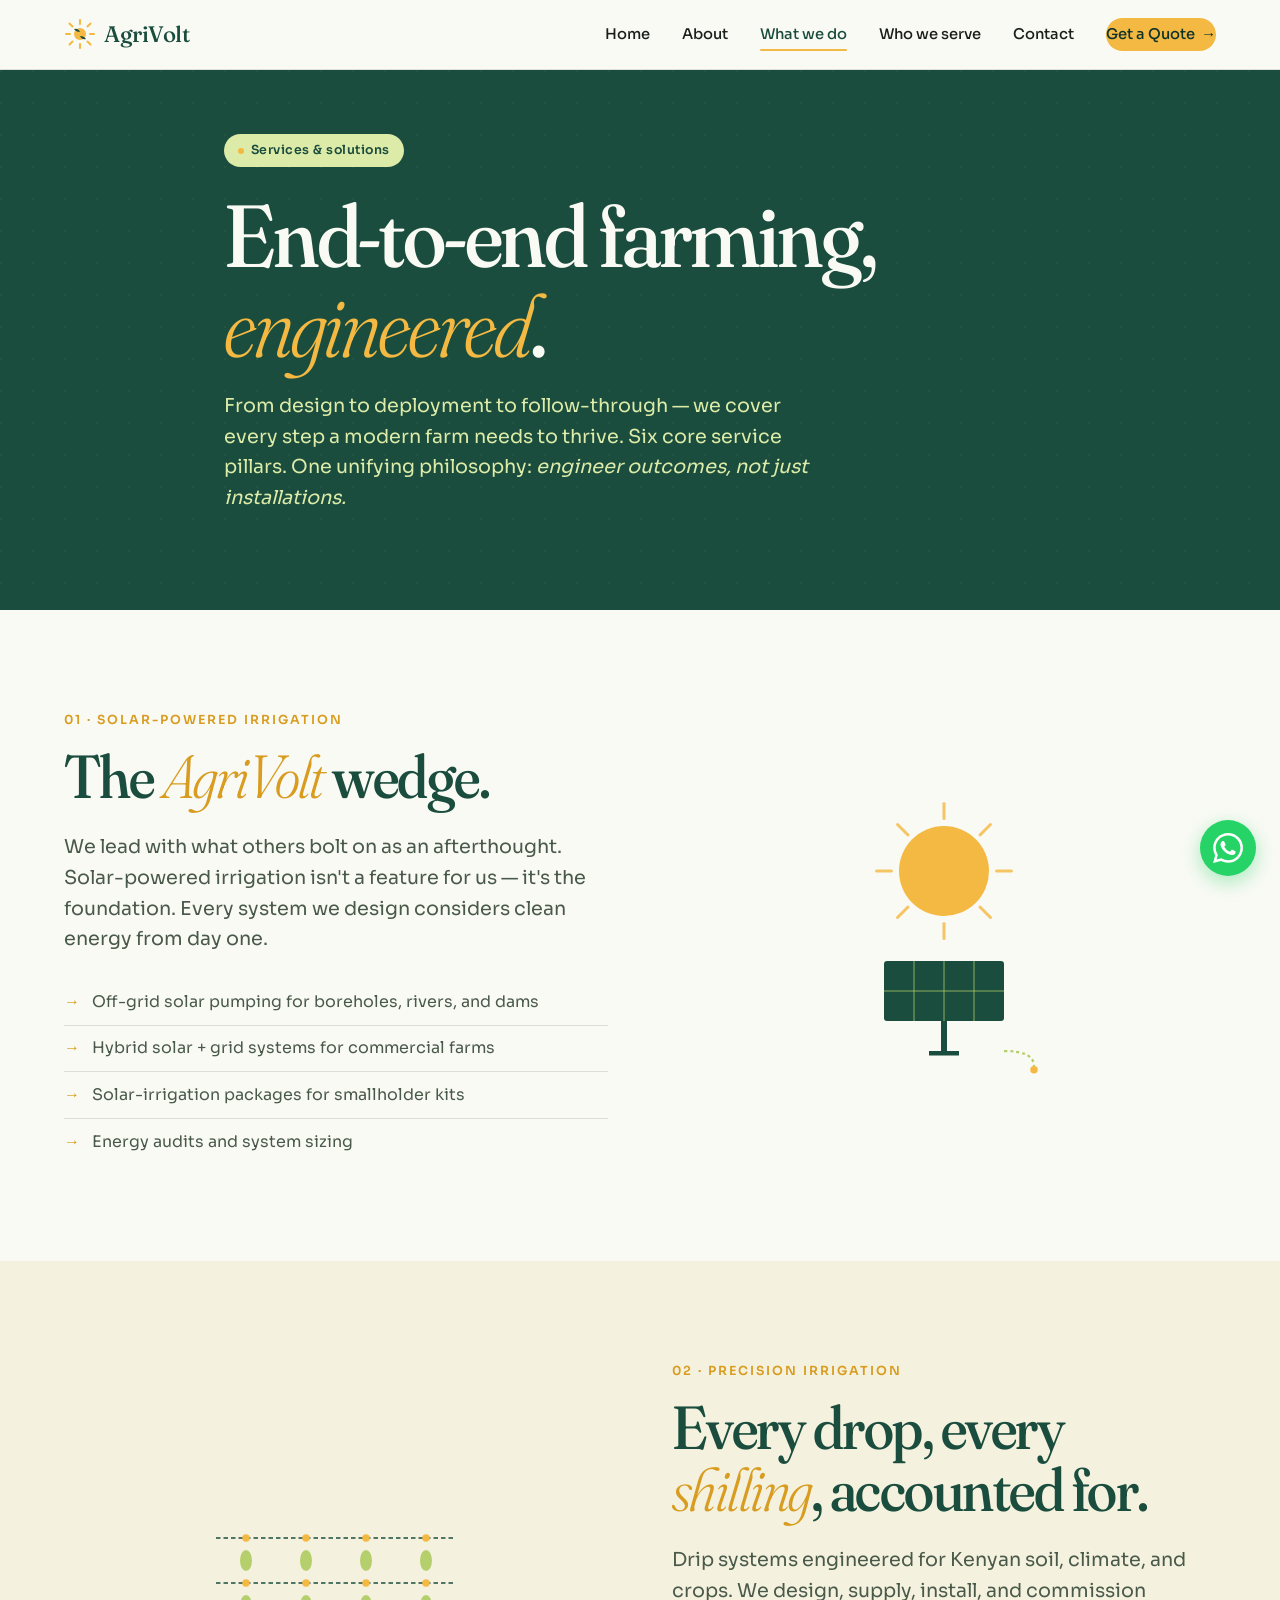
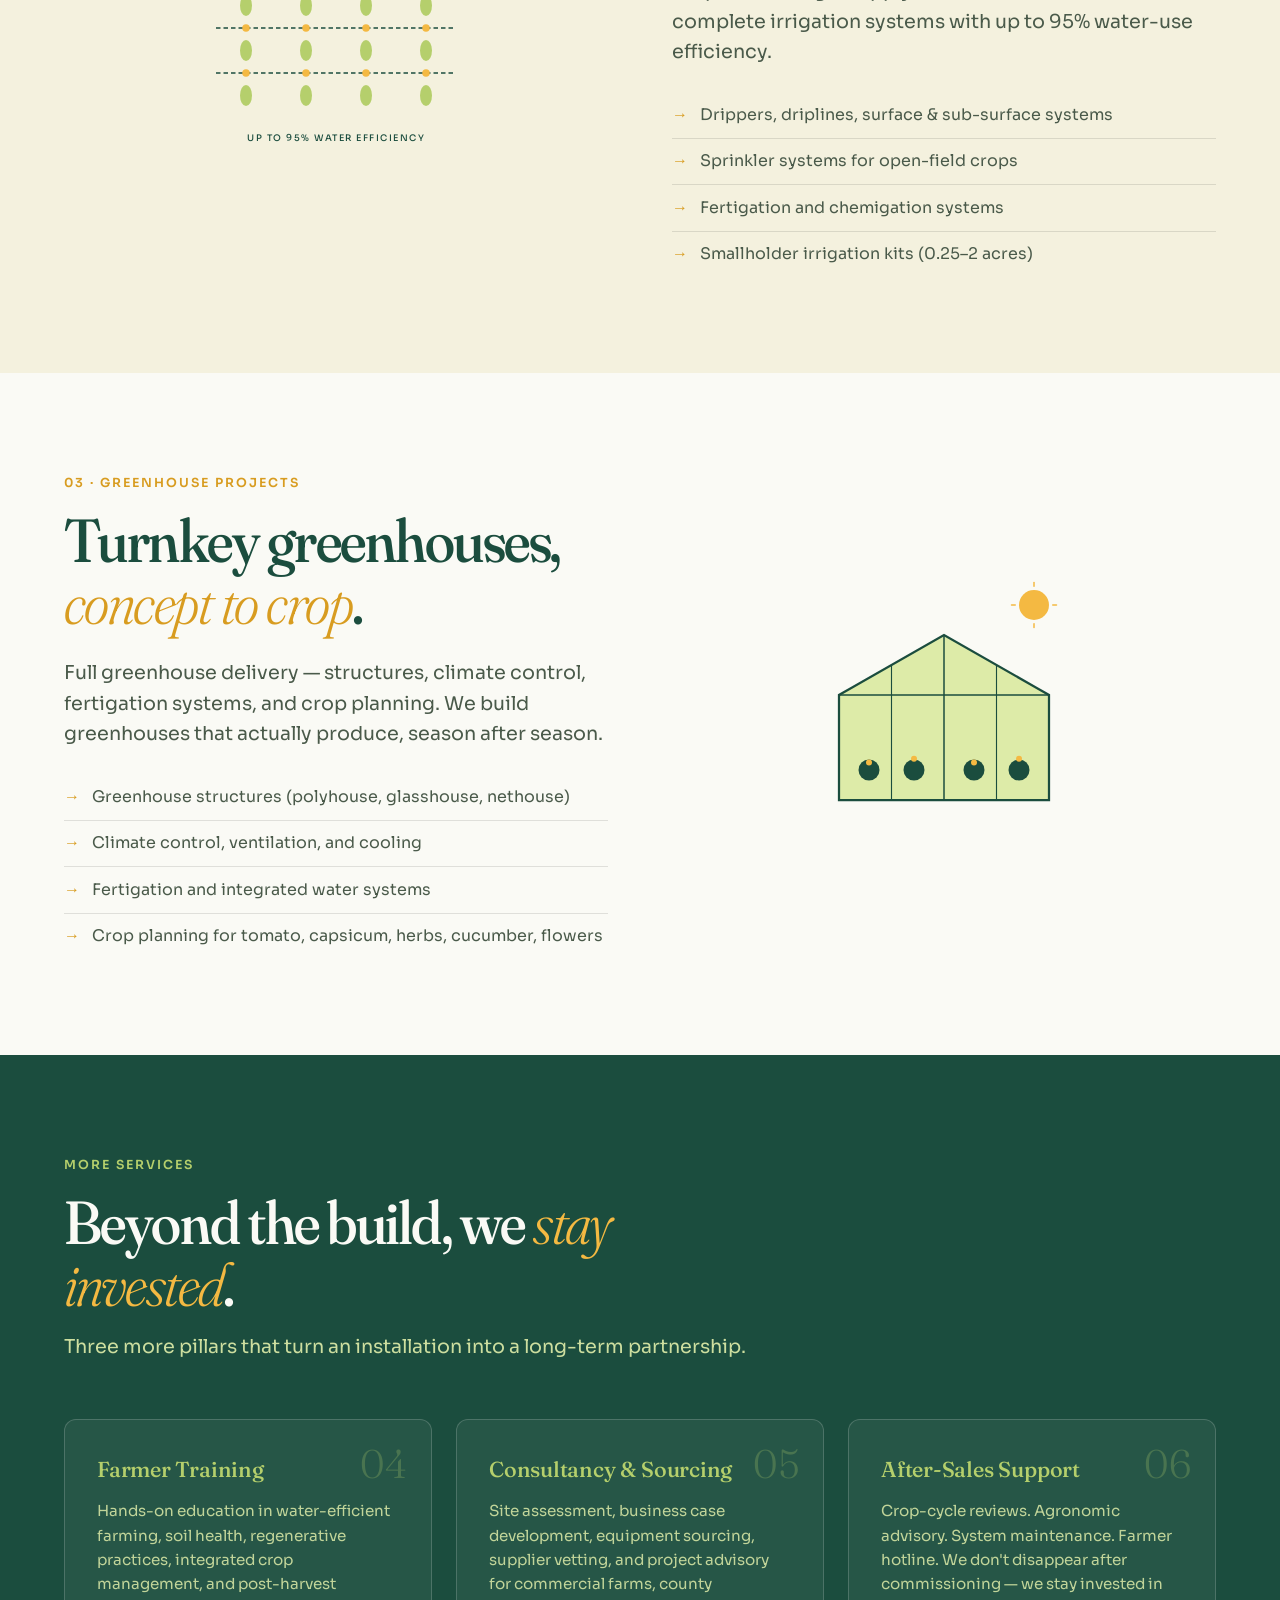
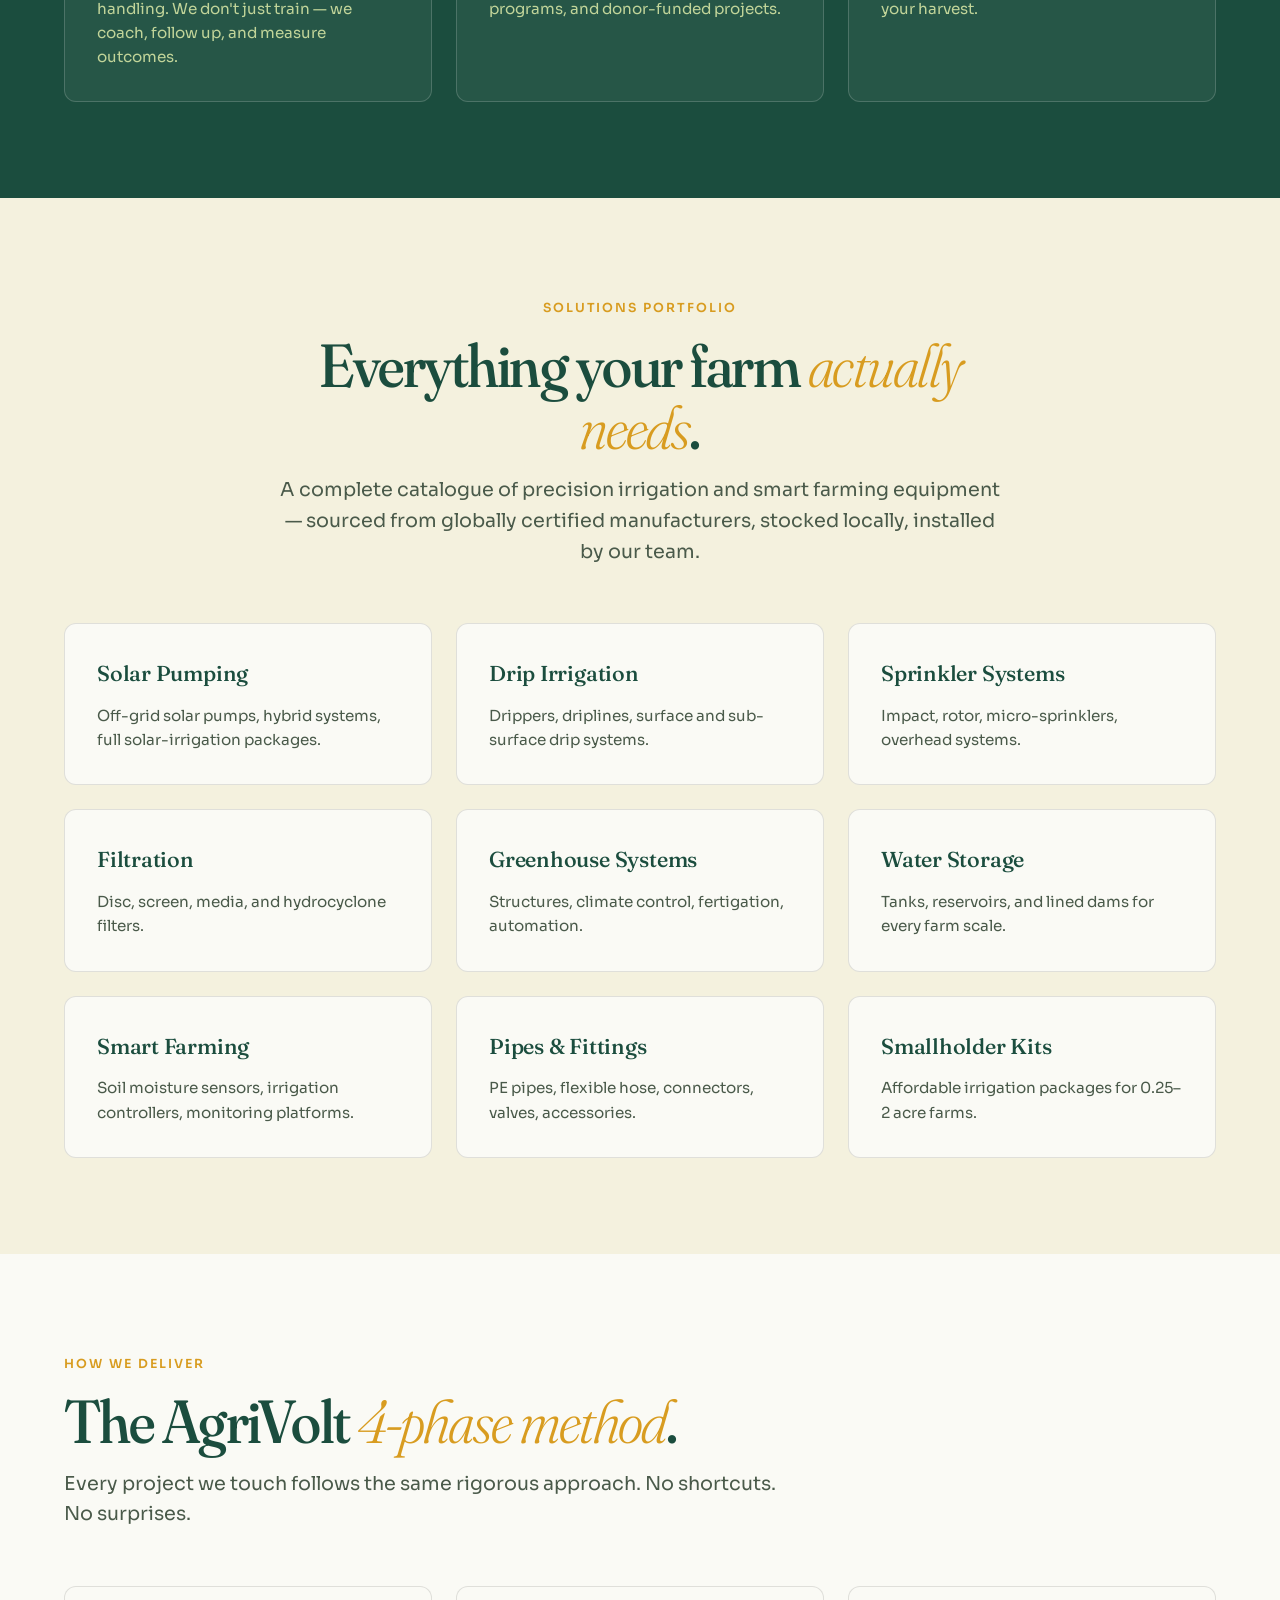
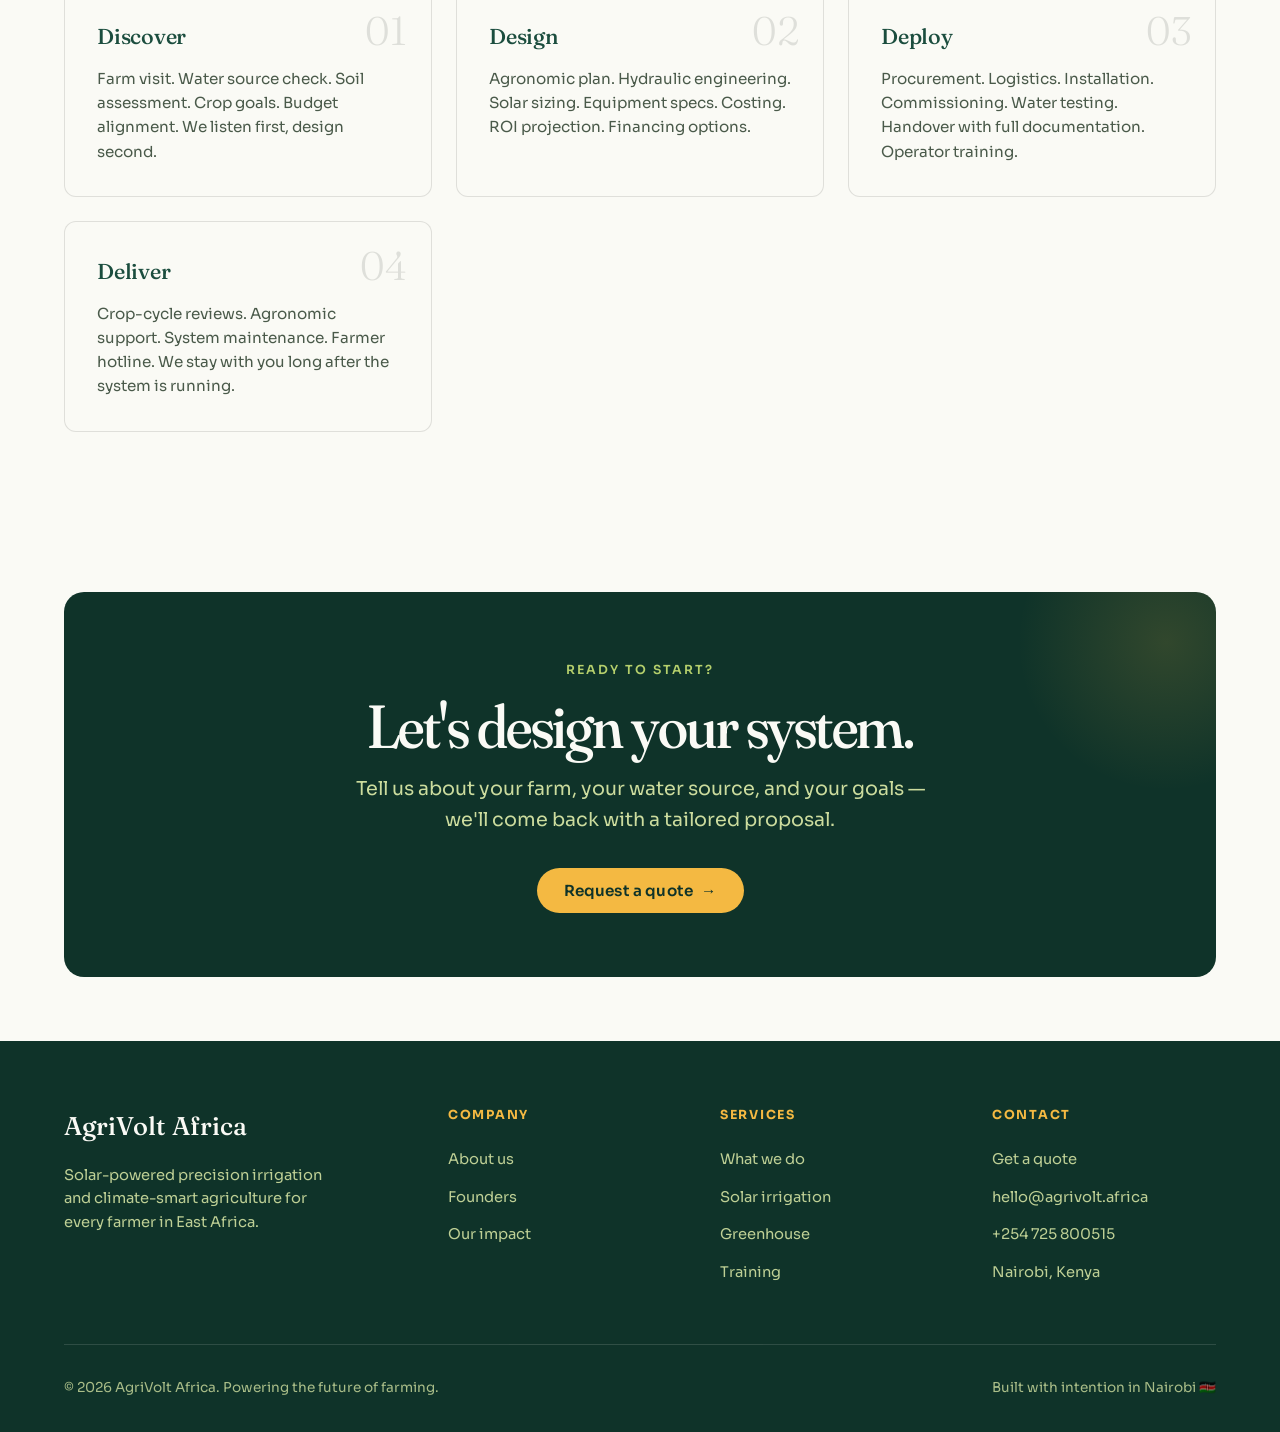
<file: services.html>
<!DOCTYPE html>
<html lang="en">
<head>
<meta charset="UTF-8">
<meta name="viewport" content="width=device-width, initial-scale=1.0">
<title>What We Do — AgriVolt Africa</title>
<meta name="description" content="AgriVolt's full service portfolio: solar irrigation, precision irrigation, greenhouse projects, farmer training, consultancy, and after-sales support across Kenya and East Africa.">
<meta name="theme-color" content="#1B4D3E">

<link rel="preconnect" href="https://fonts.googleapis.com">
<link rel="preconnect" href="https://fonts.gstatic.com" crossorigin>
<link href="https://fonts.googleapis.com/css2?family=Fraunces:ital,opsz,wght@0,9..144,300..700;1,9..144,300..700&family=Sora:wght@300;400;500;600;700&display=swap" rel="stylesheet">

<link rel="stylesheet" href="styles.css">
</head>
<body>

<!-- NAV -->
<nav class="nav">
  <div class="nav-inner">
    <a href="index.html" class="logo">
      <span class="logo-mark">
        <svg viewBox="0 0 32 32" fill="none" xmlns="http://www.w3.org/2000/svg" aria-hidden="true">
          <circle cx="16" cy="16" r="6" fill="#F4B942"/>
          <path d="M16 2 L16 6 M16 26 L16 30 M2 16 L6 16 M26 16 L30 16 M5.5 5.5 L8.5 8.5 M23.5 23.5 L26.5 26.5 M5.5 26.5 L8.5 23.5 M23.5 8.5 L26.5 5.5" stroke="#F4B942" stroke-width="2" stroke-linecap="round"/>
          <path d="M16 14 Q14 10 10 11 Q12 14 16 14 Z" fill="#1B4D3E"/>
          <path d="M16 18 Q18 22 22 21 Q20 18 16 18 Z" fill="#1B4D3E"/>
        </svg>
      </span>
      AgriVolt
    </a>

    <ul class="nav-links" id="navLinks">
      <li><a href="index.html">Home</a></li>
      <li><a href="about.html">About</a></li>
      <li><a href="services.html" class="active">What we do</a></li>
      <li><a href="industries.html">Who we serve</a></li>
      <li><a href="contact.html">Contact</a></li>
      <li><a href="contact.html" class="nav-cta">Get a Quote <span class="arrow">→</span></a></li>
    </ul>

    <button class="nav-toggle" id="navToggle" aria-label="Toggle menu">
      <span></span><span></span><span></span>
    </button>
  </div>
</nav>

<!-- PAGE HEADER -->
<section class="page-header">
  <div class="page-header-inner">
    <span class="pill"><span class="pill-dot"></span> Services & solutions</span>
    <h1 class="display display-xl">End-to-end farming, <span class="accent">engineered</span>.</h1>
    <p class="lead">From design to deployment to follow-through — we cover every step a modern farm needs to thrive. Six core service pillars. One unifying philosophy: <em>engineer outcomes, not just installations.</em></p>
  </div>
</section>

<!-- SERVICE PILLAR 1: SOLAR -->
<section class="cream" id="solar">
  <div class="container">
    <div class="split">
      <div>
        <span class="eyebrow">01 · Solar-Powered Irrigation</span>
        <h2 class="display display-lg mb-3">The <span class="italic-serif" style="color:var(--solar-deep)">AgriVolt</span> wedge.</h2>
        <p class="lead mb-3">We lead with what others bolt on as an afterthought. Solar-powered irrigation isn't a feature for us — it's the foundation. Every system we design considers clean energy from day one.</p>
        <ul style="list-style: none; padding: 0; margin-top: 1.5rem;">
          <li style="padding: 0.6rem 0; border-bottom: 1px solid var(--line); color: var(--ink-mute); display: flex; gap: 0.75rem;"><span style="color: var(--solar-deep); font-weight: 700;">→</span> Off-grid solar pumping for boreholes, rivers, and dams</li>
          <li style="padding: 0.6rem 0; border-bottom: 1px solid var(--line); color: var(--ink-mute); display: flex; gap: 0.75rem;"><span style="color: var(--solar-deep); font-weight: 700;">→</span> Hybrid solar + grid systems for commercial farms</li>
          <li style="padding: 0.6rem 0; border-bottom: 1px solid var(--line); color: var(--ink-mute); display: flex; gap: 0.75rem;"><span style="color: var(--solar-deep); font-weight: 700;">→</span> Solar-irrigation packages for smallholder kits</li>
          <li style="padding: 0.6rem 0; color: var(--ink-mute); display: flex; gap: 0.75rem;"><span style="color: var(--solar-deep); font-weight: 700;">→</span> Energy audits and system sizing</li>
        </ul>
      </div>

      <div class="split-art">
        <svg viewBox="0 0 400 400" xmlns="http://www.w3.org/2000/svg" aria-hidden="true">
          <!-- Sun -->
          <circle cx="200" cy="120" r="60" fill="#F4B942"/>
          <g stroke="#F4B942" stroke-width="4" stroke-linecap="round" opacity="0.8">
            <line x1="200" y1="30" x2="200" y2="50"/>
            <line x1="200" y1="190" x2="200" y2="210"/>
            <line x1="110" y1="120" x2="130" y2="120"/>
            <line x1="270" y1="120" x2="290" y2="120"/>
            <line x1="138" y1="58" x2="152" y2="72"/>
            <line x1="248" y1="168" x2="262" y2="182"/>
            <line x1="138" y1="182" x2="152" y2="168"/>
            <line x1="248" y1="72" x2="262" y2="58"/>
          </g>
          <!-- Solar panel -->
          <g transform="translate(120, 240)">
            <rect x="0" y="0" width="160" height="80" fill="#1B4D3E" rx="4"/>
            <line x1="40" y1="0" x2="40" y2="80" stroke="#B5CF6C" stroke-width="1"/>
            <line x1="80" y1="0" x2="80" y2="80" stroke="#B5CF6C" stroke-width="1"/>
            <line x1="120" y1="0" x2="120" y2="80" stroke="#B5CF6C" stroke-width="1"/>
            <line x1="0" y1="40" x2="160" y2="40" stroke="#B5CF6C" stroke-width="1"/>
            <rect x="76" y="80" width="8" height="40" fill="#1B4D3E"/>
            <rect x="60" y="120" width="40" height="6" fill="#1B4D3E"/>
          </g>
          <!-- Water flow -->
          <path d="M 280 360 Q 320 360 320 380" stroke="#B5CF6C" stroke-width="3" fill="none" stroke-dasharray="4 4"/>
          <circle cx="320" cy="385" r="5" fill="#F4B942"/>
        </svg>
      </div>
    </div>
  </div>
</section>

<!-- SERVICE PILLAR 2: PRECISION IRRIGATION -->
<section class="bone" id="irrigation">
  <div class="container">
    <div class="split reverse">
      <div>
        <span class="eyebrow">02 · Precision Irrigation</span>
        <h2 class="display display-lg mb-3">Every drop, every <span class="italic-serif" style="color:var(--solar-deep)">shilling</span>, accounted for.</h2>
        <p class="lead mb-3">Drip systems engineered for Kenyan soil, climate, and crops. We design, supply, install, and commission complete irrigation systems with up to 95% water-use efficiency.</p>
        <ul style="list-style: none; padding: 0; margin-top: 1.5rem;">
          <li style="padding: 0.6rem 0; border-bottom: 1px solid var(--line); color: var(--ink-mute); display: flex; gap: 0.75rem;"><span style="color: var(--solar-deep); font-weight: 700;">→</span> Drippers, driplines, surface & sub-surface systems</li>
          <li style="padding: 0.6rem 0; border-bottom: 1px solid var(--line); color: var(--ink-mute); display: flex; gap: 0.75rem;"><span style="color: var(--solar-deep); font-weight: 700;">→</span> Sprinkler systems for open-field crops</li>
          <li style="padding: 0.6rem 0; border-bottom: 1px solid var(--line); color: var(--ink-mute); display: flex; gap: 0.75rem;"><span style="color: var(--solar-deep); font-weight: 700;">→</span> Fertigation and chemigation systems</li>
          <li style="padding: 0.6rem 0; color: var(--ink-mute); display: flex; gap: 0.75rem;"><span style="color: var(--solar-deep); font-weight: 700;">→</span> Smallholder irrigation kits (0.25–2 acres)</li>
        </ul>
      </div>

      <div class="split-art">
        <svg viewBox="0 0 400 400" xmlns="http://www.w3.org/2000/svg" aria-hidden="true">
          <!-- Field rows with drip lines -->
          <g stroke="#1B4D3E" stroke-width="2" fill="none">
            <line x1="40" y1="100" x2="360" y2="100" stroke-dasharray="6 4"/>
            <line x1="40" y1="160" x2="360" y2="160" stroke-dasharray="6 4"/>
            <line x1="40" y1="220" x2="360" y2="220" stroke-dasharray="6 4"/>
            <line x1="40" y1="280" x2="360" y2="280" stroke-dasharray="6 4"/>
          </g>
          <!-- Drippers (water dots) -->
          <g fill="#F4B942">
            <circle cx="80" cy="100" r="5"/><circle cx="160" cy="100" r="5"/><circle cx="240" cy="100" r="5"/><circle cx="320" cy="100" r="5"/>
            <circle cx="80" cy="160" r="5"/><circle cx="160" cy="160" r="5"/><circle cx="240" cy="160" r="5"/><circle cx="320" cy="160" r="5"/>
            <circle cx="80" cy="220" r="5"/><circle cx="160" cy="220" r="5"/><circle cx="240" cy="220" r="5"/><circle cx="320" cy="220" r="5"/>
            <circle cx="80" cy="280" r="5"/><circle cx="160" cy="280" r="5"/><circle cx="240" cy="280" r="5"/><circle cx="320" cy="280" r="5"/>
          </g>
          <!-- Plants -->
          <g fill="#B5CF6C">
            <ellipse cx="80" cy="130" rx="8" ry="14"/><ellipse cx="160" cy="130" rx="8" ry="14"/><ellipse cx="240" cy="130" rx="8" ry="14"/><ellipse cx="320" cy="130" rx="8" ry="14"/>
            <ellipse cx="80" cy="190" rx="8" ry="14"/><ellipse cx="160" cy="190" rx="8" ry="14"/><ellipse cx="240" cy="190" rx="8" ry="14"/><ellipse cx="320" cy="190" rx="8" ry="14"/>
            <ellipse cx="80" cy="250" rx="8" ry="14"/><ellipse cx="160" cy="250" rx="8" ry="14"/><ellipse cx="240" cy="250" rx="8" ry="14"/><ellipse cx="320" cy="250" rx="8" ry="14"/>
            <ellipse cx="80" cy="310" rx="8" ry="14"/><ellipse cx="160" cy="310" rx="8" ry="14"/><ellipse cx="240" cy="310" rx="8" ry="14"/><ellipse cx="320" cy="310" rx="8" ry="14"/>
          </g>
          <text x="200" y="370" text-anchor="middle" font-family="Sora, sans-serif" font-size="12" font-weight="500" fill="#1B4D3E" letter-spacing="2">UP TO 95% WATER EFFICIENCY</text>
        </svg>
      </div>
    </div>
  </div>
</section>

<!-- SERVICE PILLAR 3: GREENHOUSE -->
<section class="cream" id="greenhouse">
  <div class="container">
    <div class="split">
      <div>
        <span class="eyebrow">03 · Greenhouse Projects</span>
        <h2 class="display display-lg mb-3">Turnkey greenhouses, <span class="italic-serif" style="color:var(--solar-deep)">concept to crop</span>.</h2>
        <p class="lead mb-3">Full greenhouse delivery — structures, climate control, fertigation systems, and crop planning. We build greenhouses that actually produce, season after season.</p>
        <ul style="list-style: none; padding: 0; margin-top: 1.5rem;">
          <li style="padding: 0.6rem 0; border-bottom: 1px solid var(--line); color: var(--ink-mute); display: flex; gap: 0.75rem;"><span style="color: var(--solar-deep); font-weight: 700;">→</span> Greenhouse structures (polyhouse, glasshouse, nethouse)</li>
          <li style="padding: 0.6rem 0; border-bottom: 1px solid var(--line); color: var(--ink-mute); display: flex; gap: 0.75rem;"><span style="color: var(--solar-deep); font-weight: 700;">→</span> Climate control, ventilation, and cooling</li>
          <li style="padding: 0.6rem 0; border-bottom: 1px solid var(--line); color: var(--ink-mute); display: flex; gap: 0.75rem;"><span style="color: var(--solar-deep); font-weight: 700;">→</span> Fertigation and integrated water systems</li>
          <li style="padding: 0.6rem 0; color: var(--ink-mute); display: flex; gap: 0.75rem;"><span style="color: var(--solar-deep); font-weight: 700;">→</span> Crop planning for tomato, capsicum, herbs, cucumber, flowers</li>
        </ul>
      </div>

      <div class="split-art">
        <svg viewBox="0 0 400 400" xmlns="http://www.w3.org/2000/svg" aria-hidden="true">
          <!-- Greenhouse structure -->
          <path d="M 60 320 L 60 180 L 200 100 L 340 180 L 340 320 Z" fill="#DDEBA8" stroke="#1B4D3E" stroke-width="3"/>
          <line x1="60" y1="180" x2="340" y2="180" stroke="#1B4D3E" stroke-width="2"/>
          <line x1="200" y1="100" x2="200" y2="320" stroke="#1B4D3E" stroke-width="2"/>
          <!-- Vertical posts -->
          <line x1="130" y1="320" x2="130" y2="140" stroke="#1B4D3E" stroke-width="1.5"/>
          <line x1="270" y1="320" x2="270" y2="140" stroke="#1B4D3E" stroke-width="1.5"/>
          <!-- Plants inside -->
          <g fill="#1B4D3E">
            <circle cx="100" cy="280" r="14"/>
            <circle cx="160" cy="280" r="14"/>
            <circle cx="240" cy="280" r="14"/>
            <circle cx="300" cy="280" r="14"/>
          </g>
          <!-- Tomatoes -->
          <g fill="#F4B942">
            <circle cx="100" cy="270" r="4"/>
            <circle cx="160" cy="265" r="4"/>
            <circle cx="240" cy="270" r="4"/>
            <circle cx="300" cy="265" r="4"/>
          </g>
          <!-- Sun above -->
          <circle cx="320" cy="60" r="20" fill="#F4B942"/>
          <g stroke="#F4B942" stroke-width="2" stroke-linecap="round">
            <line x1="320" y1="30" x2="320" y2="35"/>
            <line x1="320" y1="85" x2="320" y2="90"/>
            <line x1="290" y1="60" x2="295" y2="60"/>
            <line x1="345" y1="60" x2="350" y2="60"/>
          </g>
        </svg>
      </div>
    </div>
  </div>
</section>

<!-- REMAINING PILLARS GRID -->
<section class="dark">
  <div class="container">
    <div class="section-head">
      <span class="eyebrow on-dark">More services</span>
      <h2 class="display display-lg" style="color: var(--cream);">Beyond the build, we <span class="italic-serif" style="color:var(--solar)">stay invested</span>.</h2>
      <p class="lead on-dark">Three more pillars that turn an installation into a long-term partnership.</p>
    </div>

    <div class="feature-grid">
      <div class="feature-card" id="training">
        <span class="feature-num">04</span>
        <h3>Farmer Training</h3>
        <p>Hands-on education in water-efficient farming, soil health, regenerative practices, integrated crop management, and post-harvest handling. We don't just train — we coach, follow up, and measure outcomes.</p>
      </div>

      <div class="feature-card">
        <span class="feature-num">05</span>
        <h3>Consultancy & Sourcing</h3>
        <p>Site assessment, business case development, equipment sourcing, supplier vetting, and project advisory for commercial farms, county programs, and donor-funded projects.</p>
      </div>

      <div class="feature-card">
        <span class="feature-num">06</span>
        <h3>After-Sales Support</h3>
        <p>Crop-cycle reviews. Agronomic advisory. System maintenance. Farmer hotline. We don't disappear after commissioning — we stay invested in your harvest.</p>
      </div>
    </div>
  </div>
</section>

<!-- SOLUTIONS / PRODUCTS PORTFOLIO -->
<section class="bone">
  <div class="container">
    <div class="section-head center">
      <span class="eyebrow">Solutions portfolio</span>
      <h2 class="display display-lg">Everything your farm <span class="italic-serif" style="color:var(--solar-deep)">actually needs</span>.</h2>
      <p class="lead">A complete catalogue of precision irrigation and smart farming equipment — sourced from globally certified manufacturers, stocked locally, installed by our team.</p>
    </div>

    <div class="feature-grid">
      <div class="feature-card">
        <h3>Solar Pumping</h3>
        <p>Off-grid solar pumps, hybrid systems, full solar-irrigation packages.</p>
      </div>

      <div class="feature-card">
        <h3>Drip Irrigation</h3>
        <p>Drippers, driplines, surface and sub-surface drip systems.</p>
      </div>

      <div class="feature-card">
        <h3>Sprinkler Systems</h3>
        <p>Impact, rotor, micro-sprinklers, overhead systems.</p>
      </div>

      <div class="feature-card">
        <h3>Filtration</h3>
        <p>Disc, screen, media, and hydrocyclone filters.</p>
      </div>

      <div class="feature-card">
        <h3>Greenhouse Systems</h3>
        <p>Structures, climate control, fertigation, automation.</p>
      </div>

      <div class="feature-card">
        <h3>Water Storage</h3>
        <p>Tanks, reservoirs, and lined dams for every farm scale.</p>
      </div>

      <div class="feature-card">
        <h3>Smart Farming</h3>
        <p>Soil moisture sensors, irrigation controllers, monitoring platforms.</p>
      </div>

      <div class="feature-card">
        <h3>Pipes & Fittings</h3>
        <p>PE pipes, flexible hose, connectors, valves, accessories.</p>
      </div>

      <div class="feature-card">
        <h3>Smallholder Kits</h3>
        <p>Affordable irrigation packages for 0.25–2 acre farms.</p>
      </div>
    </div>
  </div>
</section>

<!-- METHODOLOGY -->
<section class="cream">
  <div class="container">
    <div class="section-head">
      <span class="eyebrow">How we deliver</span>
      <h2 class="display display-lg">The AgriVolt <span class="italic-serif" style="color:var(--solar-deep)">4-phase method</span>.</h2>
      <p class="lead">Every project we touch follows the same rigorous approach. No shortcuts. No surprises.</p>
    </div>

    <div class="feature-grid">
      <div class="feature-card">
        <span class="feature-num">01</span>
        <h3>Discover</h3>
        <p>Farm visit. Water source check. Soil assessment. Crop goals. Budget alignment. We listen first, design second.</p>
      </div>

      <div class="feature-card">
        <span class="feature-num">02</span>
        <h3>Design</h3>
        <p>Agronomic plan. Hydraulic engineering. Solar sizing. Equipment specs. Costing. ROI projection. Financing options.</p>
      </div>

      <div class="feature-card">
        <span class="feature-num">03</span>
        <h3>Deploy</h3>
        <p>Procurement. Logistics. Installation. Commissioning. Water testing. Handover with full documentation. Operator training.</p>
      </div>

      <div class="feature-card">
        <span class="feature-num">04</span>
        <h3>Deliver</h3>
        <p>Crop-cycle reviews. Agronomic support. System maintenance. Farmer hotline. We stay with you long after the system is running.</p>
      </div>
    </div>
  </div>
</section>

<!-- CTA -->
<section class="cream tight">
  <div class="container">
    <div class="cta-strip">
      <span class="eyebrow on-dark">Ready to start?</span>
      <h2 class="display display-lg">Let's design your system.</h2>
      <p class="lead on-dark">Tell us about your farm, your water source, and your goals — we'll come back with a tailored proposal.</p>
      <a href="contact.html" class="btn btn-primary">Request a quote <span class="arrow">→</span></a>
    </div>
  </div>
</section>

<!-- FOOTER -->
<footer class="footer">
  <div class="container">
    <div class="footer-grid">
      <div class="footer-brand">
        <h3>AgriVolt Africa</h3>
        <p>Solar-powered precision irrigation and climate-smart agriculture for every farmer in East Africa.</p>
      </div>

      <div class="footer-col">
        <h4>Company</h4>
        <ul>
          <li><a href="about.html">About us</a></li>
          <li><a href="about.html#founders">Founders</a></li>
          <li><a href="industries.html">Our impact</a></li>
        </ul>
      </div>

      <div class="footer-col">
        <h4>Services</h4>
        <ul>
          <li><a href="services.html">What we do</a></li>
          <li><a href="services.html#solar">Solar irrigation</a></li>
          <li><a href="services.html#greenhouse">Greenhouse</a></li>
          <li><a href="services.html#training">Training</a></li>
        </ul>
      </div>

      <div class="footer-col">
        <h4>Contact</h4>
        <ul>
          <li><a href="contact.html">Get a quote</a></li>
          <li><a href="mailto:hello@agrivolt.africa">hello@agrivolt.africa</a></li>
          <li><a href="https://wa.me/254725800515" target="_blank" rel="noopener">+254 725 800515</a></li>
          <li><a href="contact.html">Nairobi, Kenya</a></li>
        </ul>
      </div>
    </div>

    <div class="footer-bottom">
      <div>© <span id="year">2026</span> AgriVolt Africa. Powering the future of farming.</div>
      <div>Built with intention in Nairobi 🇰🇪</div>
    </div>
  </div>
</footer>

<a href="https://wa.me/254725800515" class="whatsapp-float" aria-label="Chat on WhatsApp" target="_blank" rel="noopener">
  <svg viewBox="0 0 24 24" xmlns="http://www.w3.org/2000/svg">
    <path d="M17.472 14.382c-.297-.149-1.758-.867-2.03-.967-.273-.099-.471-.148-.67.15-.197.297-.767.966-.94 1.164-.173.199-.347.223-.644.075-.297-.15-1.255-.463-2.39-1.475-.883-.788-1.48-1.761-1.653-2.059-.173-.297-.018-.458.13-.606.134-.133.298-.347.446-.52.149-.174.198-.298.298-.497.099-.198.05-.371-.025-.52-.075-.149-.669-1.612-.916-2.207-.242-.579-.487-.5-.669-.51-.173-.008-.371-.01-.57-.01-.198 0-.52.074-.792.372-.272.297-1.04 1.016-1.04 2.479 0 1.462 1.065 2.875 1.213 3.074.149.198 2.096 3.2 5.077 4.487.709.306 1.262.489 1.694.625.712.227 1.36.195 1.871.118.571-.085 1.758-.719 2.006-1.413.248-.694.248-1.289.173-1.413-.074-.124-.272-.198-.57-.347m-5.421 7.403h-.004a9.87 9.87 0 01-5.031-1.378l-.361-.214-3.741.982.998-3.648-.235-.374a9.86 9.86 0 01-1.51-5.26c.001-5.45 4.436-9.884 9.888-9.884 2.64 0 5.122 1.03 6.988 2.898a9.825 9.825 0 012.893 6.994c-.003 5.45-4.437 9.884-9.885 9.884m8.413-18.297A11.815 11.815 0 0012.05 0C5.495 0 .16 5.335.157 11.892c0 2.096.547 4.142 1.588 5.945L.057 24l6.305-1.654a11.882 11.882 0 005.683 1.448h.005c6.554 0 11.89-5.335 11.893-11.893a11.821 11.821 0 00-3.48-8.413Z"/>
  </svg>
</a>

<script src="script.js"></script>
</body>
</html>
</file>
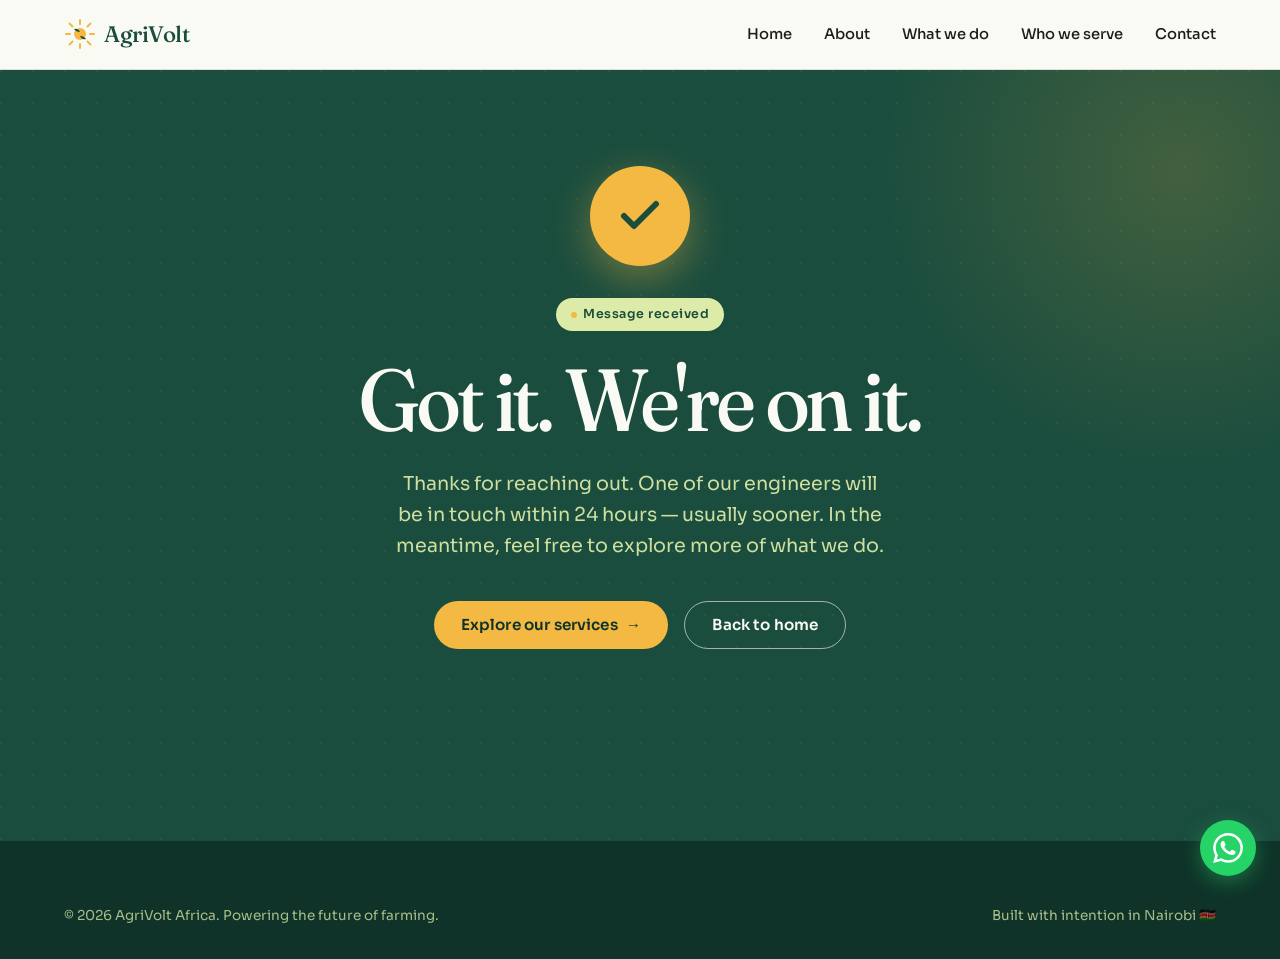
<file: thanks.html>
<!DOCTYPE html>
<html lang="en">
<head>
<meta charset="UTF-8">
<meta name="viewport" content="width=device-width, initial-scale=1.0">
<title>Thanks — AgriVolt Africa</title>
<meta name="description" content="Thanks for reaching out to AgriVolt Africa. We'll respond within 24 hours.">
<meta name="theme-color" content="#1B4D3E">

<link rel="preconnect" href="https://fonts.googleapis.com">
<link rel="preconnect" href="https://fonts.gstatic.com" crossorigin>
<link href="https://fonts.googleapis.com/css2?family=Fraunces:ital,opsz,wght@0,9..144,300..700;1,9..144,300..700&family=Sora:wght@300;400;500;600;700&display=swap" rel="stylesheet">

<link rel="stylesheet" href="styles.css">
</head>
<body>

<nav class="nav">
  <div class="nav-inner">
    <a href="index.html" class="logo">
      <span class="logo-mark">
        <svg viewBox="0 0 32 32" fill="none" xmlns="http://www.w3.org/2000/svg" aria-hidden="true">
          <circle cx="16" cy="16" r="6" fill="#F4B942"/>
          <path d="M16 2 L16 6 M16 26 L16 30 M2 16 L6 16 M26 16 L30 16 M5.5 5.5 L8.5 8.5 M23.5 23.5 L26.5 26.5 M5.5 26.5 L8.5 23.5 M23.5 8.5 L26.5 5.5" stroke="#F4B942" stroke-width="2" stroke-linecap="round"/>
          <path d="M16 14 Q14 10 10 11 Q12 14 16 14 Z" fill="#1B4D3E"/>
          <path d="M16 18 Q18 22 22 21 Q20 18 16 18 Z" fill="#1B4D3E"/>
        </svg>
      </span>
      AgriVolt
    </a>

    <ul class="nav-links" id="navLinks">
      <li><a href="index.html">Home</a></li>
      <li><a href="about.html">About</a></li>
      <li><a href="services.html">What we do</a></li>
      <li><a href="industries.html">Who we serve</a></li>
      <li><a href="contact.html">Contact</a></li>
    </ul>

    <button class="nav-toggle" id="navToggle" aria-label="Toggle menu">
      <span></span><span></span><span></span>
    </button>
  </div>
</nav>

<section class="hero" style="min-height: 70vh; display: flex; align-items: center;">
  <div class="hero-bg-pattern"></div>
  <div class="hero-glow"></div>

  <div class="container" style="position: relative; text-align: center;">
    <div style="max-width: 640px; margin: 0 auto;">
      <!-- Success icon -->
      <div style="width: 100px; height: 100px; margin: 0 auto 2rem; border-radius: 50%; background: var(--solar); display: flex; align-items: center; justify-content: center; box-shadow: 0 12px 40px rgba(244, 185, 66, 0.4);">
        <svg width="48" height="48" viewBox="0 0 24 24" fill="none" stroke="#1B4D3E" stroke-width="3" stroke-linecap="round" stroke-linejoin="round" aria-hidden="true">
          <polyline points="20 6 9 17 4 12"/>
        </svg>
      </div>

      <span class="pill"><span class="pill-dot"></span> Message received</span>

      <h1 class="display display-xl" style="color: var(--cream); margin-bottom: 1.5rem;">
        Got it. <span class="accent">We're on it.</span>
      </h1>

      <p class="lead on-dark" style="margin-bottom: 2.5rem; max-width: 500px; margin-left: auto; margin-right: auto;">
        Thanks for reaching out. One of our engineers will be in touch within 24 hours — usually sooner. In the meantime, feel free to explore more of what we do.
      </p>

      <div class="hero-ctas" style="justify-content: center;">
        <a href="services.html" class="btn btn-primary">Explore our services <span class="arrow">→</span></a>
        <a href="index.html" class="btn btn-ghost">Back to home</a>
      </div>
    </div>
  </div>
</section>

<footer class="footer">
  <div class="container">
    <div class="footer-bottom" style="border-top: none; padding-top: 0;">
      <div>© <span id="year">2026</span> AgriVolt Africa. Powering the future of farming.</div>
      <div>Built with intention in Nairobi 🇰🇪</div>
    </div>
  </div>
</footer>

<a href="https://wa.me/254725800515" class="whatsapp-float" aria-label="Chat on WhatsApp" target="_blank" rel="noopener">
  <svg viewBox="0 0 24 24" xmlns="http://www.w3.org/2000/svg">
    <path d="M17.472 14.382c-.297-.149-1.758-.867-2.03-.967-.273-.099-.471-.148-.67.15-.197.297-.767.966-.94 1.164-.173.199-.347.223-.644.075-.297-.15-1.255-.463-2.39-1.475-.883-.788-1.48-1.761-1.653-2.059-.173-.297-.018-.458.13-.606.134-.133.298-.347.446-.52.149-.174.198-.298.298-.497.099-.198.05-.371-.025-.52-.075-.149-.669-1.612-.916-2.207-.242-.579-.487-.5-.669-.51-.173-.008-.371-.01-.57-.01-.198 0-.52.074-.792.372-.272.297-1.04 1.016-1.04 2.479 0 1.462 1.065 2.875 1.213 3.074.149.198 2.096 3.2 5.077 4.487.709.306 1.262.489 1.694.625.712.227 1.36.195 1.871.118.571-.085 1.758-.719 2.006-1.413.248-.694.248-1.289.173-1.413-.074-.124-.272-.198-.57-.347m-5.421 7.403h-.004a9.87 9.87 0 01-5.031-1.378l-.361-.214-3.741.982.998-3.648-.235-.374a9.86 9.86 0 01-1.51-5.26c.001-5.45 4.436-9.884 9.888-9.884 2.64 0 5.122 1.03 6.988 2.898a9.825 9.825 0 012.893 6.994c-.003 5.45-4.437 9.884-9.885 9.884m8.413-18.297A11.815 11.815 0 0012.05 0C5.495 0 .16 5.335.157 11.892c0 2.096.547 4.142 1.588 5.945L.057 24l6.305-1.654a11.882 11.882 0 005.683 1.448h.005c6.554 0 11.89-5.335 11.893-11.893a11.821 11.821 0 00-3.48-8.413Z"/>
  </svg>
</a>

<script src="script.js"></script>
</body>
</html>
</file>
<file: styles.css>
/* ========================================
   AGRIVOLT AFRICA — DESIGN SYSTEM
   Solar Field palette · Fraunces + Sora
   ======================================== */

:root {
  /* Solar Field palette */
  --emerald: #1B4D3E;
  --emerald-deep: #0F3329;
  --emerald-light: #2D6B57;
  --lime: #B5CF6C;
  --lime-pale: #DDEBA8;
  --solar: #F4B942;
  --solar-deep: #D89C20;
  --cream: #FAFAF5;
  --bone: #F4F1DE;
  --ink: #1A1F1A;
  --ink-mute: #4A5A4A;
  --ink-soft: #6B7A6B;
  --line: rgba(26, 31, 26, 0.12);
  --line-light: rgba(250, 250, 245, 0.18);

  /* Typography */
  --font-display: 'Fraunces', 'Times New Roman', serif;
  --font-body: 'Sora', -apple-system, BlinkMacSystemFont, sans-serif;

  /* Spacing scale */
  --space-xs: 0.5rem;
  --space-sm: 1rem;
  --space-md: 1.5rem;
  --space-lg: 2.5rem;
  --space-xl: 4rem;
  --space-2xl: 6rem;
  --space-3xl: 9rem;

  /* Layout */
  --max-w: 1200px;
  --max-w-narrow: 880px;
  --radius-sm: 6px;
  --radius-md: 12px;
  --radius-lg: 20px;
}

* {
  margin: 0;
  padding: 0;
  box-sizing: border-box;
}

html {
  scroll-behavior: smooth;
  -webkit-text-size-adjust: 100%;
}

body {
  font-family: var(--font-body);
  font-size: 16px;
  font-weight: 400;
  line-height: 1.65;
  color: var(--ink);
  background: var(--cream);
  overflow-x: hidden;
  -webkit-font-smoothing: antialiased;
  -moz-osx-font-smoothing: grayscale;
}

img {
  max-width: 100%;
  display: block;
  height: auto;
}

a {
  color: inherit;
  text-decoration: none;
  transition: color 0.2s ease;
}

button {
  font-family: inherit;
  cursor: pointer;
  border: none;
  background: none;
}

/* ========================================
   TYPOGRAPHY
   ======================================== */

.display {
  font-family: var(--font-display);
  font-weight: 400;
  font-variation-settings: "opsz" 144, "SOFT" 50;
  line-height: 1.02;
  letter-spacing: -0.025em;
  color: var(--emerald);
}

.display-xl {
  font-size: clamp(2.8rem, 7vw, 5.5rem);
  font-weight: 500;
}

.display-lg {
  font-size: clamp(2.2rem, 5vw, 3.8rem);
  font-weight: 500;
}

.display-md {
  font-size: clamp(1.8rem, 3.5vw, 2.6rem);
  font-weight: 500;
}

.display-sm {
  font-size: clamp(1.4rem, 2.5vw, 1.8rem);
  font-weight: 500;
}

.eyebrow {
  font-family: var(--font-body);
  font-size: 0.78rem;
  font-weight: 600;
  letter-spacing: 0.16em;
  text-transform: uppercase;
  color: var(--solar-deep);
  margin-bottom: 1rem;
  display: inline-block;
}

.eyebrow.on-dark {
  color: var(--lime);
}

.lead {
  font-size: clamp(1.05rem, 1.5vw, 1.2rem);
  line-height: 1.6;
  color: var(--ink-mute);
  font-weight: 400;
}

.lead.on-dark {
  color: var(--lime-pale);
  opacity: 0.92;
}

.italic-serif {
  font-family: var(--font-display);
  font-style: italic;
  font-weight: 300;
}

/* ========================================
   LAYOUT
   ======================================== */

.container {
  width: 100%;
  max-width: var(--max-w);
  margin: 0 auto;
  padding: 0 1.5rem;
}

.container-narrow {
  max-width: var(--max-w-narrow);
  margin: 0 auto;
  padding: 0 1.5rem;
}

section {
  padding: var(--space-2xl) 0;
}

section.tight {
  padding: var(--space-xl) 0;
}

section.dark {
  background: var(--emerald);
  color: var(--cream);
}

section.dark-deep {
  background: var(--emerald-deep);
  color: var(--cream);
}

section.bone {
  background: var(--bone);
}

section.cream {
  background: var(--cream);
}

@media (max-width: 768px) {
  section {
    padding: var(--space-xl) 0;
  }
}

/* ========================================
   NAVIGATION
   ======================================== */

.nav {
  position: sticky;
  top: 0;
  z-index: 100;
  background: rgba(250, 250, 245, 0.92);
  backdrop-filter: blur(12px);
  -webkit-backdrop-filter: blur(12px);
  border-bottom: 1px solid var(--line);
}

.nav-inner {
  max-width: var(--max-w);
  margin: 0 auto;
  padding: 1rem 1.5rem;
  display: flex;
  align-items: center;
  justify-content: space-between;
  gap: 2rem;
}

.logo {
  display: flex;
  align-items: center;
  gap: 0.5rem;
  font-family: var(--font-display);
  font-size: 1.4rem;
  font-weight: 500;
  color: var(--emerald);
  letter-spacing: -0.02em;
}

.logo-mark {
  width: 32px;
  height: 32px;
  display: inline-flex;
  align-items: center;
  justify-content: center;
}

.nav-links {
  display: flex;
  align-items: center;
  gap: 2rem;
  list-style: none;
}

.nav-links a {
  font-size: 0.92rem;
  font-weight: 500;
  color: var(--ink);
  position: relative;
  padding: 0.25rem 0;
}

.nav-links a:hover,
.nav-links a.active {
  color: var(--emerald);
}

.nav-links a.active::after {
  content: '';
  position: absolute;
  bottom: -4px;
  left: 0;
  right: 0;
  height: 2px;
  background: var(--solar);
  border-radius: 2px;
}

.nav-cta {
  display: inline-flex;
  align-items: center;
  gap: 0.4rem;
  padding: 0.7rem 1.3rem;
  background: var(--solar);
  color: var(--emerald-deep) !important;
  border-radius: 100px;
  font-weight: 600;
  font-size: 0.88rem;
  transition: all 0.2s ease;
}

.nav-cta:hover {
  background: var(--solar-deep);
  transform: translateY(-1px);
}

.nav-toggle {
  display: none;
  width: 32px;
  height: 32px;
  position: relative;
}

.nav-toggle span {
  position: absolute;
  left: 4px;
  width: 24px;
  height: 2px;
  background: var(--emerald);
  border-radius: 2px;
  transition: all 0.3s ease;
}

.nav-toggle span:nth-child(1) { top: 10px; }
.nav-toggle span:nth-child(2) { top: 16px; }
.nav-toggle span:nth-child(3) { top: 22px; }

.nav-toggle.active span:nth-child(1) {
  top: 16px;
  transform: rotate(45deg);
}

.nav-toggle.active span:nth-child(2) {
  opacity: 0;
}

.nav-toggle.active span:nth-child(3) {
  top: 16px;
  transform: rotate(-45deg);
}

@media (max-width: 900px) {
  .nav-toggle {
    display: block;
  }

  .nav-links {
    position: fixed;
    top: 65px;
    left: 0;
    right: 0;
    background: var(--cream);
    flex-direction: column;
    align-items: flex-start;
    gap: 0;
    padding: 1.5rem;
    border-bottom: 1px solid var(--line);
    transform: translateY(-110%);
    transition: transform 0.3s ease;
    box-shadow: 0 10px 30px rgba(0,0,0,0.08);
  }

  .nav-links.open {
    transform: translateY(0);
  }

  .nav-links li {
    width: 100%;
  }

  .nav-links a {
    display: block;
    padding: 0.85rem 0;
    border-bottom: 1px solid var(--line);
    font-size: 1rem;
  }

  .nav-links li:last-child a {
    border-bottom: none;
  }

  .nav-cta {
    margin-top: 0.5rem;
    width: 100%;
    justify-content: center;
  }
}

/* ========================================
   BUTTONS
   ======================================== */

.btn {
  display: inline-flex;
  align-items: center;
  gap: 0.5rem;
  padding: 0.95rem 1.7rem;
  border-radius: 100px;
  font-family: var(--font-body);
  font-weight: 600;
  font-size: 0.95rem;
  letter-spacing: 0.01em;
  transition: all 0.25s ease;
  cursor: pointer;
  text-align: center;
  line-height: 1;
}

.btn-primary {
  background: var(--solar);
  color: var(--emerald-deep);
}

.btn-primary:hover {
  background: var(--solar-deep);
  transform: translateY(-2px);
  box-shadow: 0 8px 20px rgba(244, 185, 66, 0.35);
}

.btn-ghost {
  background: transparent;
  color: var(--cream);
  border: 1.5px solid rgba(250, 250, 245, 0.6);
}

.btn-ghost:hover {
  background: rgba(250, 250, 245, 0.1);
  border-color: var(--cream);
}

.btn-dark {
  background: var(--emerald);
  color: var(--cream);
}

.btn-dark:hover {
  background: var(--emerald-deep);
  transform: translateY(-2px);
}

.btn-outline {
  background: transparent;
  color: var(--emerald);
  border: 1.5px solid var(--emerald);
}

.btn-outline:hover {
  background: var(--emerald);
  color: var(--cream);
}

.btn .arrow {
  transition: transform 0.25s ease;
}

.btn:hover .arrow {
  transform: translateX(3px);
}

/* ========================================
   HERO
   ======================================== */

.hero {
  position: relative;
  background: var(--emerald);
  color: var(--cream);
  padding: var(--space-2xl) 0 var(--space-3xl);
  overflow: hidden;
}

.hero-bg-pattern {
  position: absolute;
  inset: 0;
  opacity: 0.08;
  pointer-events: none;
  background-image: radial-gradient(circle at 1px 1px, var(--lime) 1px, transparent 0);
  background-size: 32px 32px;
}

.hero-glow {
  position: absolute;
  top: -200px;
  right: -200px;
  width: 600px;
  height: 600px;
  border-radius: 50%;
  background: radial-gradient(circle, rgba(244,185,66,0.18) 0%, transparent 70%);
  pointer-events: none;
}

.hero-inner {
  position: relative;
  display: grid;
  grid-template-columns: 1.4fr 1fr;
  gap: 4rem;
  align-items: center;
  max-width: var(--max-w);
  margin: 0 auto;
  padding: 0 1.5rem;
}

@media (max-width: 900px) {
  .hero-inner {
    grid-template-columns: 1fr;
    gap: 3rem;
  }
}

.hero-content h1 {
  color: var(--cream);
  margin-bottom: 1.5rem;
}

.hero-content h1 .accent {
  color: var(--solar);
  font-style: italic;
  font-weight: 300;
}

.hero-content .lead {
  margin-bottom: 2.5rem;
  max-width: 540px;
}

.hero-ctas {
  display: flex;
  gap: 1rem;
  flex-wrap: wrap;
  margin-bottom: 3rem;
}

.hero-trust {
  display: flex;
  align-items: center;
  gap: 1.5rem;
  padding-top: 2rem;
  border-top: 1px solid var(--line-light);
  flex-wrap: wrap;
}

.hero-trust-item {
  display: flex;
  flex-direction: column;
}

.hero-trust-num {
  font-family: var(--font-display);
  font-size: 1.8rem;
  font-weight: 500;
  color: var(--solar);
  line-height: 1;
  margin-bottom: 0.2rem;
}

.hero-trust-label {
  font-size: 0.8rem;
  color: var(--lime-pale);
  opacity: 0.85;
  letter-spacing: 0.04em;
}

/* Hero illustration */
.hero-art {
  position: relative;
  aspect-ratio: 1;
  max-width: 480px;
  margin: 0 auto;
}

.hero-art svg {
  width: 100%;
  height: 100%;
  display: block;
}

/* ========================================
   SECTION HEADERS
   ======================================== */

.section-head {
  margin-bottom: 3.5rem;
  max-width: 720px;
}

.section-head.center {
  margin-left: auto;
  margin-right: auto;
  text-align: center;
}

.section-head h2 {
  margin-bottom: 1rem;
}

@media (max-width: 768px) {
  .section-head {
    margin-bottom: 2.5rem;
  }
}

/* ========================================
   FEATURE GRID (Services / Solutions / etc.)
   ======================================== */

.feature-grid {
  display: grid;
  grid-template-columns: repeat(auto-fit, minmax(280px, 1fr));
  gap: 1.5rem;
}

.feature-card {
  background: var(--cream);
  border: 1px solid var(--line);
  border-radius: var(--radius-md);
  padding: 2rem;
  transition: all 0.25s ease;
  position: relative;
  overflow: hidden;
}

section.bone .feature-card {
  background: var(--cream);
}

section.dark .feature-card,
section.dark-deep .feature-card {
  background: rgba(250, 250, 245, 0.05);
  border: 1px solid var(--line-light);
  color: var(--cream);
}

.feature-card:hover {
  transform: translateY(-4px);
  border-color: var(--emerald);
  box-shadow: 0 12px 30px rgba(27, 77, 62, 0.08);
}

section.dark .feature-card:hover,
section.dark-deep .feature-card:hover {
  background: rgba(250, 250, 245, 0.08);
  border-color: var(--lime);
}

.feature-icon {
  width: 48px;
  height: 48px;
  border-radius: 12px;
  background: var(--lime-pale);
  color: var(--emerald);
  display: flex;
  align-items: center;
  justify-content: center;
  margin-bottom: 1.25rem;
  font-size: 1.5rem;
}

section.dark .feature-icon,
section.dark-deep .feature-icon {
  background: rgba(181, 207, 108, 0.18);
  color: var(--lime);
}

.feature-card h3 {
  font-family: var(--font-display);
  font-size: 1.35rem;
  font-weight: 500;
  margin-bottom: 0.75rem;
  letter-spacing: -0.01em;
  color: var(--emerald);
}

section.dark .feature-card h3,
section.dark-deep .feature-card h3 {
  color: var(--lime);
}

.feature-card p {
  font-size: 0.95rem;
  line-height: 1.6;
  color: var(--ink-mute);
}

section.dark .feature-card p,
section.dark-deep .feature-card p {
  color: var(--lime-pale);
  opacity: 0.85;
}

/* Numbered features */
.feature-num {
  position: absolute;
  top: 1.5rem;
  right: 1.5rem;
  font-family: var(--font-display);
  font-size: 2.5rem;
  font-weight: 300;
  color: var(--line);
  line-height: 1;
}

section.dark .feature-num,
section.dark-deep .feature-num {
  color: rgba(181, 207, 108, 0.25);
}

/* ========================================
   STATS BAND
   ======================================== */

.stats-band {
  display: grid;
  grid-template-columns: repeat(auto-fit, minmax(180px, 1fr));
  gap: 2rem;
  padding: 3rem 0;
  border-top: 1px solid var(--line);
  border-bottom: 1px solid var(--line);
}

section.dark .stats-band,
section.dark-deep .stats-band {
  border-color: var(--line-light);
}

.stat {
  text-align: center;
}

.stat-num {
  font-family: var(--font-display);
  font-size: clamp(2.5rem, 5vw, 4rem);
  font-weight: 500;
  color: var(--solar);
  line-height: 1;
  margin-bottom: 0.5rem;
  letter-spacing: -0.02em;
}

.stat-label {
  font-size: 0.85rem;
  color: var(--ink-mute);
  letter-spacing: 0.04em;
}

section.dark .stat-label,
section.dark-deep .stat-label {
  color: var(--lime-pale);
  opacity: 0.85;
}

/* ========================================
   SPLIT SECTION
   ======================================== */

.split {
  display: grid;
  grid-template-columns: 1fr 1fr;
  gap: 4rem;
  align-items: center;
}

.split.reverse {
  direction: rtl;
}

.split.reverse > * {
  direction: ltr;
}

@media (max-width: 900px) {
  .split,
  .split.reverse {
    grid-template-columns: 1fr;
    gap: 2.5rem;
    direction: ltr;
  }
}

.split-art {
  position: relative;
  aspect-ratio: 1;
  max-width: 480px;
  margin: 0 auto;
}

.split-art svg {
  width: 100%;
  height: 100%;
}

/* ========================================
   PILL TAG
   ======================================== */

.pill {
  display: inline-flex;
  align-items: center;
  gap: 0.4rem;
  padding: 0.4rem 0.9rem;
  background: var(--lime-pale);
  color: var(--emerald);
  border-radius: 100px;
  font-size: 0.78rem;
  font-weight: 600;
  letter-spacing: 0.04em;
  margin-bottom: 1.5rem;
}

.pill-dot {
  width: 6px;
  height: 6px;
  background: var(--solar);
  border-radius: 50%;
}

section.dark .pill,
section.dark-deep .pill {
  background: rgba(181, 207, 108, 0.18);
  color: var(--lime);
}

/* ========================================
   CTA STRIP
   ======================================== */

.cta-strip {
  background: var(--emerald-deep);
  color: var(--cream);
  border-radius: var(--radius-lg);
  padding: 4rem;
  text-align: center;
  position: relative;
  overflow: hidden;
}

.cta-strip::before {
  content: '';
  position: absolute;
  top: -100px;
  right: -100px;
  width: 300px;
  height: 300px;
  background: radial-gradient(circle, rgba(244,185,66,0.15) 0%, transparent 70%);
  pointer-events: none;
}

.cta-strip h2 {
  color: var(--cream);
  margin-bottom: 1rem;
  position: relative;
}

.cta-strip p {
  color: var(--lime-pale);
  margin-bottom: 2rem;
  max-width: 580px;
  margin-left: auto;
  margin-right: auto;
  position: relative;
}

.cta-strip .btn-primary {
  position: relative;
}

@media (max-width: 768px) {
  .cta-strip {
    padding: 2.5rem 1.5rem;
  }
}

/* ========================================
   INDUSTRIES / CARDS WITH IMAGE TOPS
   ======================================== */

.industry-grid {
  display: grid;
  grid-template-columns: repeat(auto-fit, minmax(260px, 1fr));
  gap: 1.5rem;
}

.industry-card {
  background: var(--cream);
  border: 1px solid var(--line);
  border-radius: var(--radius-md);
  overflow: hidden;
  transition: all 0.25s ease;
}

.industry-card:hover {
  transform: translateY(-4px);
  box-shadow: 0 12px 30px rgba(27, 77, 62, 0.1);
}

.industry-visual {
  height: 160px;
  background: var(--lime-pale);
  display: flex;
  align-items: center;
  justify-content: center;
  position: relative;
  overflow: hidden;
}

.industry-visual.solar { background: linear-gradient(135deg, #F4B942 0%, #DDEBA8 100%); }
.industry-visual.field { background: linear-gradient(135deg, #B5CF6C 0%, #DDEBA8 100%); }
.industry-visual.greenhouse { background: linear-gradient(135deg, #2D6B57 0%, #B5CF6C 100%); }
.industry-visual.gov { background: linear-gradient(135deg, #1B4D3E 0%, #2D6B57 100%); }
.industry-visual.coop { background: linear-gradient(135deg, #F4B942 0%, #B5CF6C 100%); }

.industry-visual svg {
  width: 64px;
  height: 64px;
  color: var(--emerald);
  opacity: 0.85;
}

.industry-visual.gov svg,
.industry-visual.greenhouse svg {
  color: var(--cream);
}

.industry-body {
  padding: 1.5rem;
}

.industry-body h3 {
  font-family: var(--font-display);
  font-size: 1.2rem;
  font-weight: 500;
  color: var(--emerald);
  margin-bottom: 0.5rem;
}

.industry-body p {
  font-size: 0.92rem;
  color: var(--ink-mute);
  line-height: 1.55;
}

/* ========================================
   FOUNDER CARDS
   ======================================== */

.founders {
  display: grid;
  grid-template-columns: 1fr 1fr;
  gap: 2rem;
  margin-top: 3rem;
}

@media (max-width: 768px) {
  .founders {
    grid-template-columns: 1fr;
  }
}

.founder-card {
  background: var(--bone);
  border: 1px solid var(--line);
  border-radius: var(--radius-md);
  padding: 2rem;
  transition: all 0.25s ease;
}

.founder-card:hover {
  transform: translateY(-4px);
  border-color: var(--emerald);
}

.founder-avatar {
  width: 80px;
  height: 80px;
  border-radius: 50%;
  background: var(--emerald);
  color: var(--lime);
  display: flex;
  align-items: center;
  justify-content: center;
  font-family: var(--font-display);
  font-size: 1.8rem;
  font-weight: 500;
  margin-bottom: 1.25rem;
}

.founder-card h3 {
  font-family: var(--font-display);
  font-size: 1.4rem;
  font-weight: 500;
  color: var(--emerald);
  margin-bottom: 0.25rem;
}

.founder-card .role {
  font-size: 0.85rem;
  color: var(--solar-deep);
  font-weight: 600;
  text-transform: uppercase;
  letter-spacing: 0.06em;
  margin-bottom: 1rem;
}

.founder-card p {
  font-size: 0.95rem;
  color: var(--ink-mute);
  line-height: 1.6;
}

/* ========================================
   CROPS GRID
   ======================================== */

.crops {
  display: flex;
  flex-wrap: wrap;
  gap: 0.75rem;
  margin-top: 2rem;
}

.crop-chip {
  display: inline-flex;
  align-items: center;
  gap: 0.5rem;
  padding: 0.55rem 1.1rem;
  background: var(--cream);
  border: 1px solid var(--line);
  border-radius: 100px;
  font-size: 0.92rem;
  font-weight: 500;
  color: var(--ink);
  transition: all 0.2s ease;
}

.crop-chip:hover {
  border-color: var(--emerald);
  background: var(--lime-pale);
  color: var(--emerald);
}

section.dark .crop-chip,
section.dark-deep .crop-chip {
  background: rgba(250, 250, 245, 0.06);
  border-color: var(--line-light);
  color: var(--cream);
}

section.dark .crop-chip:hover,
section.dark-deep .crop-chip:hover {
  background: var(--lime);
  color: var(--emerald-deep);
  border-color: var(--lime);
}

/* ========================================
   FORM
   ======================================== */

.form-grid {
  display: grid;
  grid-template-columns: 1fr 1fr;
  gap: 1.25rem;
}

@media (max-width: 600px) {
  .form-grid {
    grid-template-columns: 1fr;
  }
}

.field {
  display: flex;
  flex-direction: column;
}

.field.full {
  grid-column: 1 / -1;
}

.field label {
  font-size: 0.85rem;
  font-weight: 600;
  color: var(--emerald);
  margin-bottom: 0.5rem;
  letter-spacing: 0.02em;
}

.field input,
.field select,
.field textarea {
  font-family: var(--font-body);
  font-size: 1rem;
  padding: 0.85rem 1rem;
  background: var(--cream);
  border: 1px solid var(--line);
  border-radius: var(--radius-sm);
  color: var(--ink);
  transition: all 0.2s ease;
  width: 100%;
}

.field input:focus,
.field select:focus,
.field textarea:focus {
  outline: none;
  border-color: var(--emerald);
  background: var(--bone);
}

.field textarea {
  min-height: 140px;
  resize: vertical;
  font-family: inherit;
}

.field.full button {
  justify-self: start;
}

/* ========================================
   FOOTER
   ======================================== */

.footer {
  background: var(--emerald-deep);
  color: var(--cream);
  padding: 4rem 0 2rem;
}

.footer-grid {
  display: grid;
  grid-template-columns: 1.5fr 1fr 1fr 1fr;
  gap: 3rem;
  margin-bottom: 3rem;
}

@media (max-width: 768px) {
  .footer-grid {
    grid-template-columns: 1fr 1fr;
    gap: 2rem;
  }
}

@media (max-width: 480px) {
  .footer-grid {
    grid-template-columns: 1fr;
  }
}

.footer-brand h3 {
  font-family: var(--font-display);
  font-size: 1.6rem;
  font-weight: 500;
  color: var(--cream);
  margin-bottom: 1rem;
}

.footer-brand p {
  font-size: 0.92rem;
  color: var(--lime-pale);
  opacity: 0.85;
  max-width: 280px;
  line-height: 1.6;
}

.footer-col h4 {
  font-family: var(--font-body);
  font-size: 0.78rem;
  font-weight: 700;
  letter-spacing: 0.14em;
  text-transform: uppercase;
  color: var(--solar);
  margin-bottom: 1.25rem;
}

.footer-col ul {
  list-style: none;
}

.footer-col li {
  margin-bottom: 0.7rem;
}

.footer-col a {
  color: var(--lime-pale);
  opacity: 0.85;
  font-size: 0.92rem;
  transition: all 0.2s ease;
}

.footer-col a:hover {
  color: var(--solar);
  opacity: 1;
}

.footer-bottom {
  border-top: 1px solid var(--line-light);
  padding-top: 2rem;
  display: flex;
  justify-content: space-between;
  flex-wrap: wrap;
  gap: 1rem;
  font-size: 0.85rem;
  color: var(--lime-pale);
  opacity: 0.75;
}

/* ========================================
   WHATSAPP FLOAT
   ======================================== */

.whatsapp-float {
  position: fixed;
  bottom: 1.5rem;
  right: 1.5rem;
  width: 56px;
  height: 56px;
  background: #25D366;
  border-radius: 50%;
  display: flex;
  align-items: center;
  justify-content: center;
  color: white;
  box-shadow: 0 6px 20px rgba(37, 211, 102, 0.4);
  z-index: 99;
  transition: all 0.25s ease;
}

.whatsapp-float:hover {
  transform: scale(1.08);
  box-shadow: 0 8px 24px rgba(37, 211, 102, 0.5);
}

.whatsapp-float svg {
  width: 30px;
  height: 30px;
  fill: white;
}

/* ========================================
   PAGE HEADER (non-home pages)
   ======================================== */

.page-header {
  background: var(--emerald);
  color: var(--cream);
  padding: var(--space-xl) 0 var(--space-2xl);
  position: relative;
  overflow: hidden;
}

.page-header::before {
  content: '';
  position: absolute;
  inset: 0;
  background-image: radial-gradient(circle at 1px 1px, var(--lime) 1px, transparent 0);
  background-size: 32px 32px;
  opacity: 0.06;
  pointer-events: none;
}

.page-header-inner {
  position: relative;
  max-width: var(--max-w-narrow);
  margin: 0 auto;
  padding: 0 1.5rem;
}

.page-header h1 {
  color: var(--cream);
  margin-bottom: 1.25rem;
}

.page-header h1 .accent {
  color: var(--solar);
  font-style: italic;
  font-weight: 300;
}

.page-header .lead {
  color: var(--lime-pale);
  max-width: 600px;
}

/* ========================================
   ANIMATIONS
   ======================================== */

@keyframes fadeUp {
  from {
    opacity: 0;
    transform: translateY(20px);
  }
  to {
    opacity: 1;
    transform: translateY(0);
  }
}

.fade-up {
  animation: fadeUp 0.8s ease-out backwards;
}

.fade-up.d1 { animation-delay: 0.1s; }
.fade-up.d2 { animation-delay: 0.2s; }
.fade-up.d3 { animation-delay: 0.3s; }
.fade-up.d4 { animation-delay: 0.4s; }
.fade-up.d5 { animation-delay: 0.5s; }

@media (prefers-reduced-motion: reduce) {
  *,
  *::before,
  *::after {
    animation-duration: 0.01ms !important;
    transition-duration: 0.01ms !important;
  }
}

/* ========================================
   UTILITIES
   ======================================== */

.text-center { text-align: center; }
.mb-1 { margin-bottom: 0.5rem; }
.mb-2 { margin-bottom: 1rem; }
.mb-3 { margin-bottom: 1.5rem; }
.mb-4 { margin-bottom: 2rem; }
.mt-4 { margin-top: 2rem; }
.mt-6 { margin-top: 3rem; }
</file>
